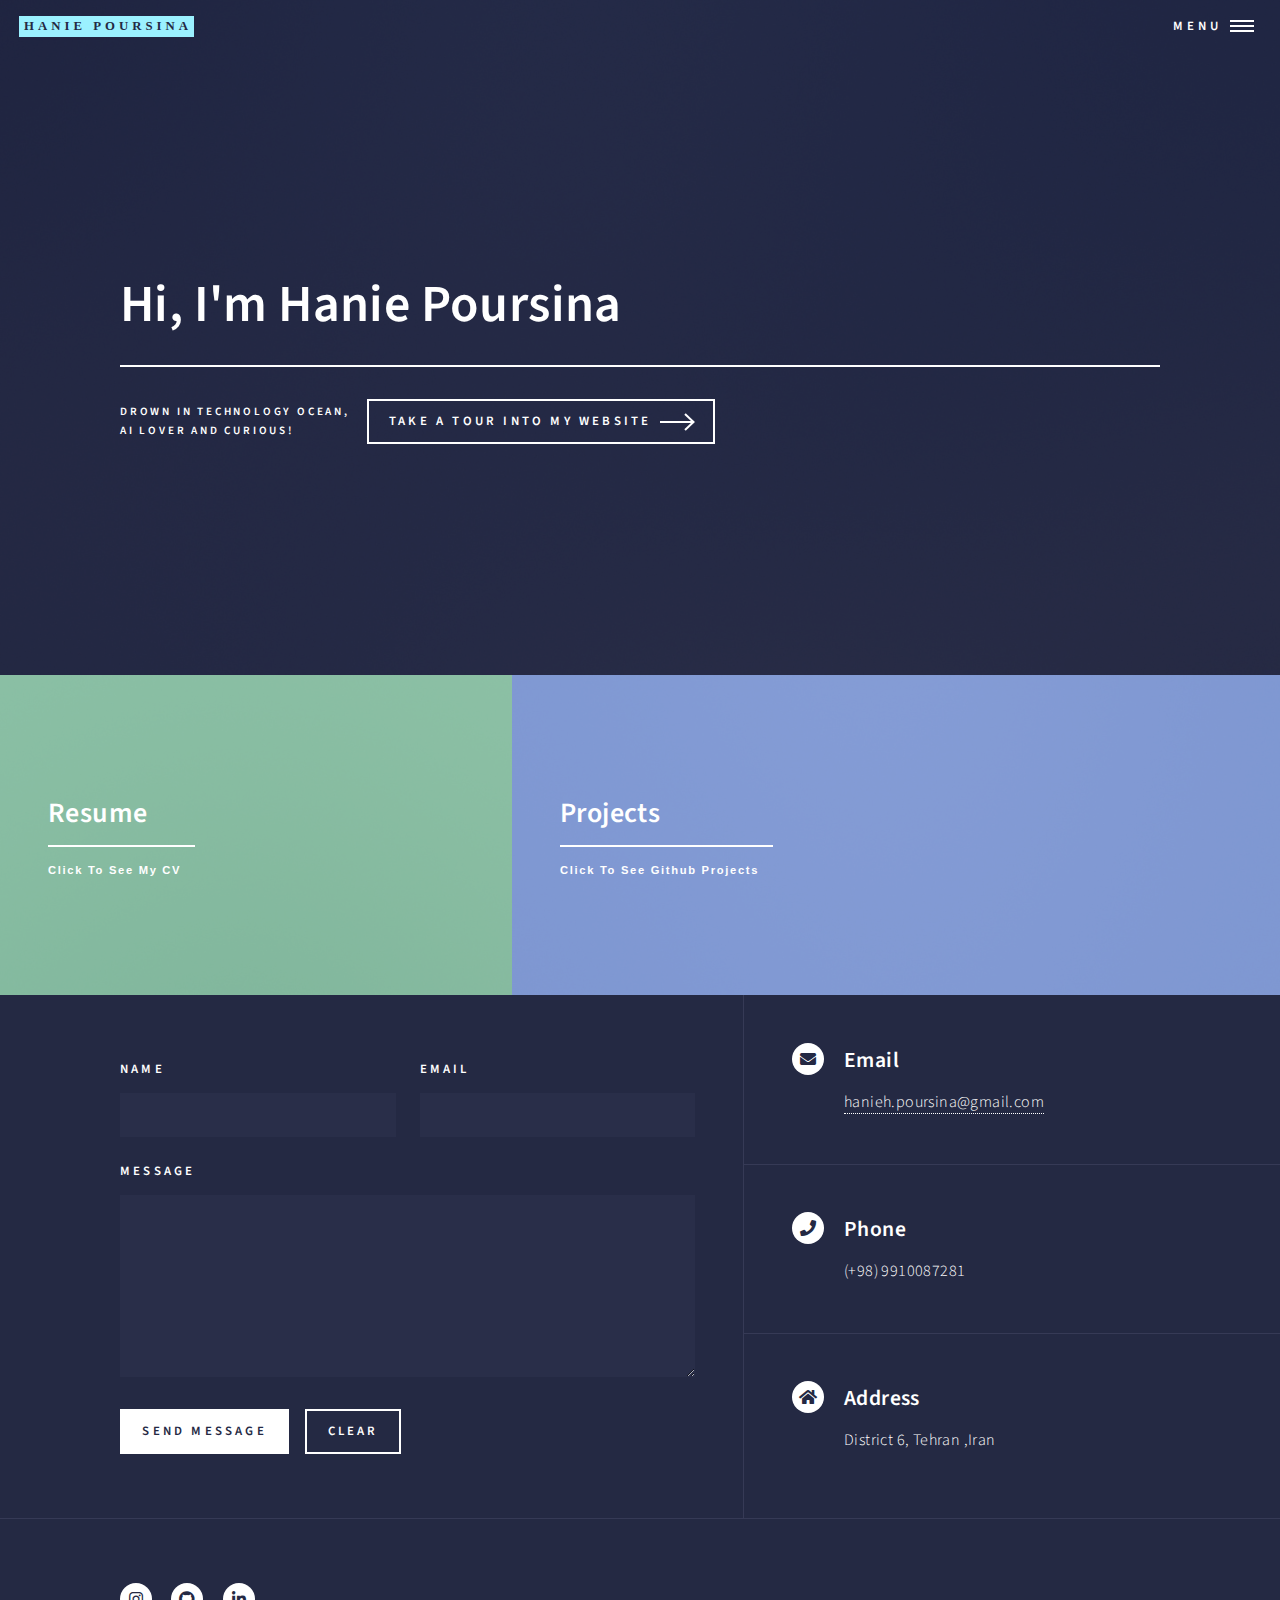
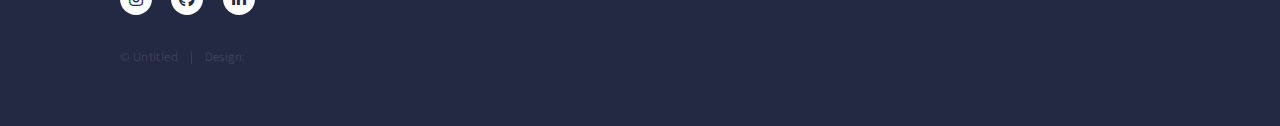
<file: index.html>
<!DOCTYPE HTML>
<!--
	html5up.net | @ajlkn
	Free for personal and commercial use under the CCA 3.0 license (html5up.net/license)
-->
<html>
	<head>
		<title>Hanie Poursina</title>
		<meta name="google-site-verification" content="XxJaacHo4mmDi_Vp3i80qHY1ookysxvruay-7f-IDkM" />
		<meta charset="utf-8" />
		<meta name="viewport" content="width=device-width, initial-scale=1, user-scalable=no" />
		<link rel="stylesheet" href="assets/css/main.css" />
		<noscript><link rel="stylesheet" href="assets/css/noscript.css" /></noscript>
	</head>
	<body class="is-preload">

		<!-- Wrapper -->
			<div id="wrapper">

				<!-- Header -->
					<header id="header" class="alt">
						<a href="index.html" class="logo"><strong>Hanie Poursina</strong></a>
						<nav>
							<a href="#menu">Menu</a>
						</nav>
					</header>

				<!-- Menu -->
					<nav id="menu">
						<ul class="links">
							<li><a href="index.html">Home</a></li>
							<li><a href="CV.html">My Resume</a></li>
							<li><a href="Projects.html">My Projects</a></li>
							<li><a href="files/CV/HaniePoursinaCV.pdf" download class="button icon solid fa-download"> Download my CV </a> </li>
						</ul>
						<ul class="actions stacked">
							<li><a href="#" class="button primary fit">Get Started</a></li>
						</ul>
					</nav>

				<!-- Banner -->
					<section id="banner" class="major">
						<div class="inner">
							<header class="major">
								<h1>Hi, I'm Hanie Poursina</h1>
							</header>
							<div class="content">
								<p>Drown In Technology ocean, <br />AI lover and curious! </p>
								<ul class="actions">
									<li><a href=#main class="button next scrolly">Take a tour into my Website</a></li>
								</ul>
							</div>
						</div>
					</section>

				<!-- Main -->
					<div id="main">

						<!-- One -->
							<section id="one" class="tiles">
								<article>
									<span class="image">
										<img src="images/pic01.jpg" alt="" />
									</span>
									<header class="major">
										<h3><a href="CV.html" class="link">Resume</a></h3>
										<p>Click to see my CV</p>
									</header>
								</article>
								<article>
									<span class="image">
										<img src="images/pic02.jpg" alt="" />
									</span>
									<header class="major">
										<h3><a href="Projects.html" class="link">Projects</a></h3>
										<p>Click to see Github Projects</p>
									</header>
								</article>
							</section>
					</div>

				<!-- Contact -->
					<section id="contact">
						<div class="inner">
							<section>
								<form method="post" action="#">
									<div class="fields">
										<div class="field half">
											<label for="name">Name</label>
											<input type="text" name="name" id="name" />
										</div>
										<div class="field half">
											<label for="email">Email</label>
											<input type="text" name="email" id="email" />
										</div>
										<div class="field">
											<label for="message">Message</label>
											<textarea name="message" id="message" rows="6"></textarea>
										</div>
									</div>
									<ul class="actions">
										<li><input type="submit" value="Send Message" class="primary" /></li>
										<li><input type="reset" value="Clear" /></li>
									</ul>
								</form>
							</section>
							<section class="split">
								<section>
									<div class="contact-method">
										<span class="icon solid alt fa-envelope"></span>
										<h3>Email</h3>
										<a href="mailto:hanieh.poursina@gmail.com">hanieh.poursina@gmail.com</a>
									</div>
								</section>
								<section>
									<div class="contact-method">
										<span class="icon solid alt fa-phone"></span>
										<h3>Phone</h3>
										<span>(+98) 9910087281 </span>
									</div>
								</section>
								<section>
									<div class="contact-method">
										<span class="icon solid alt fa-home"></span>
										<h3>Address</h3>
										<span>District 6, Tehran ,Iran</span>
									</div>
								</section>
							</section>
						</div>
					</section>

				<!-- Footer -->
					<footer id="footer">
						<div class="inner">
							<ul class="icons">
								<li><a href="https://www.instagram.com/hanie.poursina/" class="icon brands alt fa-instagram"><span class="label">Instagram</span></a></li>
								<li><a href="https://github.com/HaniePoursina" class="icon brands alt fa-github"><span class="label">GitHub</span></a></li>
								<li><a href="https://www.linkedin.com/in/haniepoursina/" class="icon brands alt fa-linkedin-in"><span class="label">LinkedIn</span></a></li>
							</ul>
							<ul class="copyright">
								<li>&copy; Untitled</li><li>Design: <a href="#"></a></li>
							</ul>
						</div>
					</footer>

			</div>

		<!-- Scripts -->
			<script src="assets/js/jquery.min.js"></script>
			<script src="assets/js/jquery.scrolly.min.js"></script>
			<script src="assets/js/jquery.scrollex.min.js"></script>
			<script src="assets/js/browser.min.js"></script>
			<script src="assets/js/breakpoints.min.js"></script>
			<script src="assets/js/util.js"></script>
			<script src="assets/js/main.js"></script>

	</body>
</html>
</file>
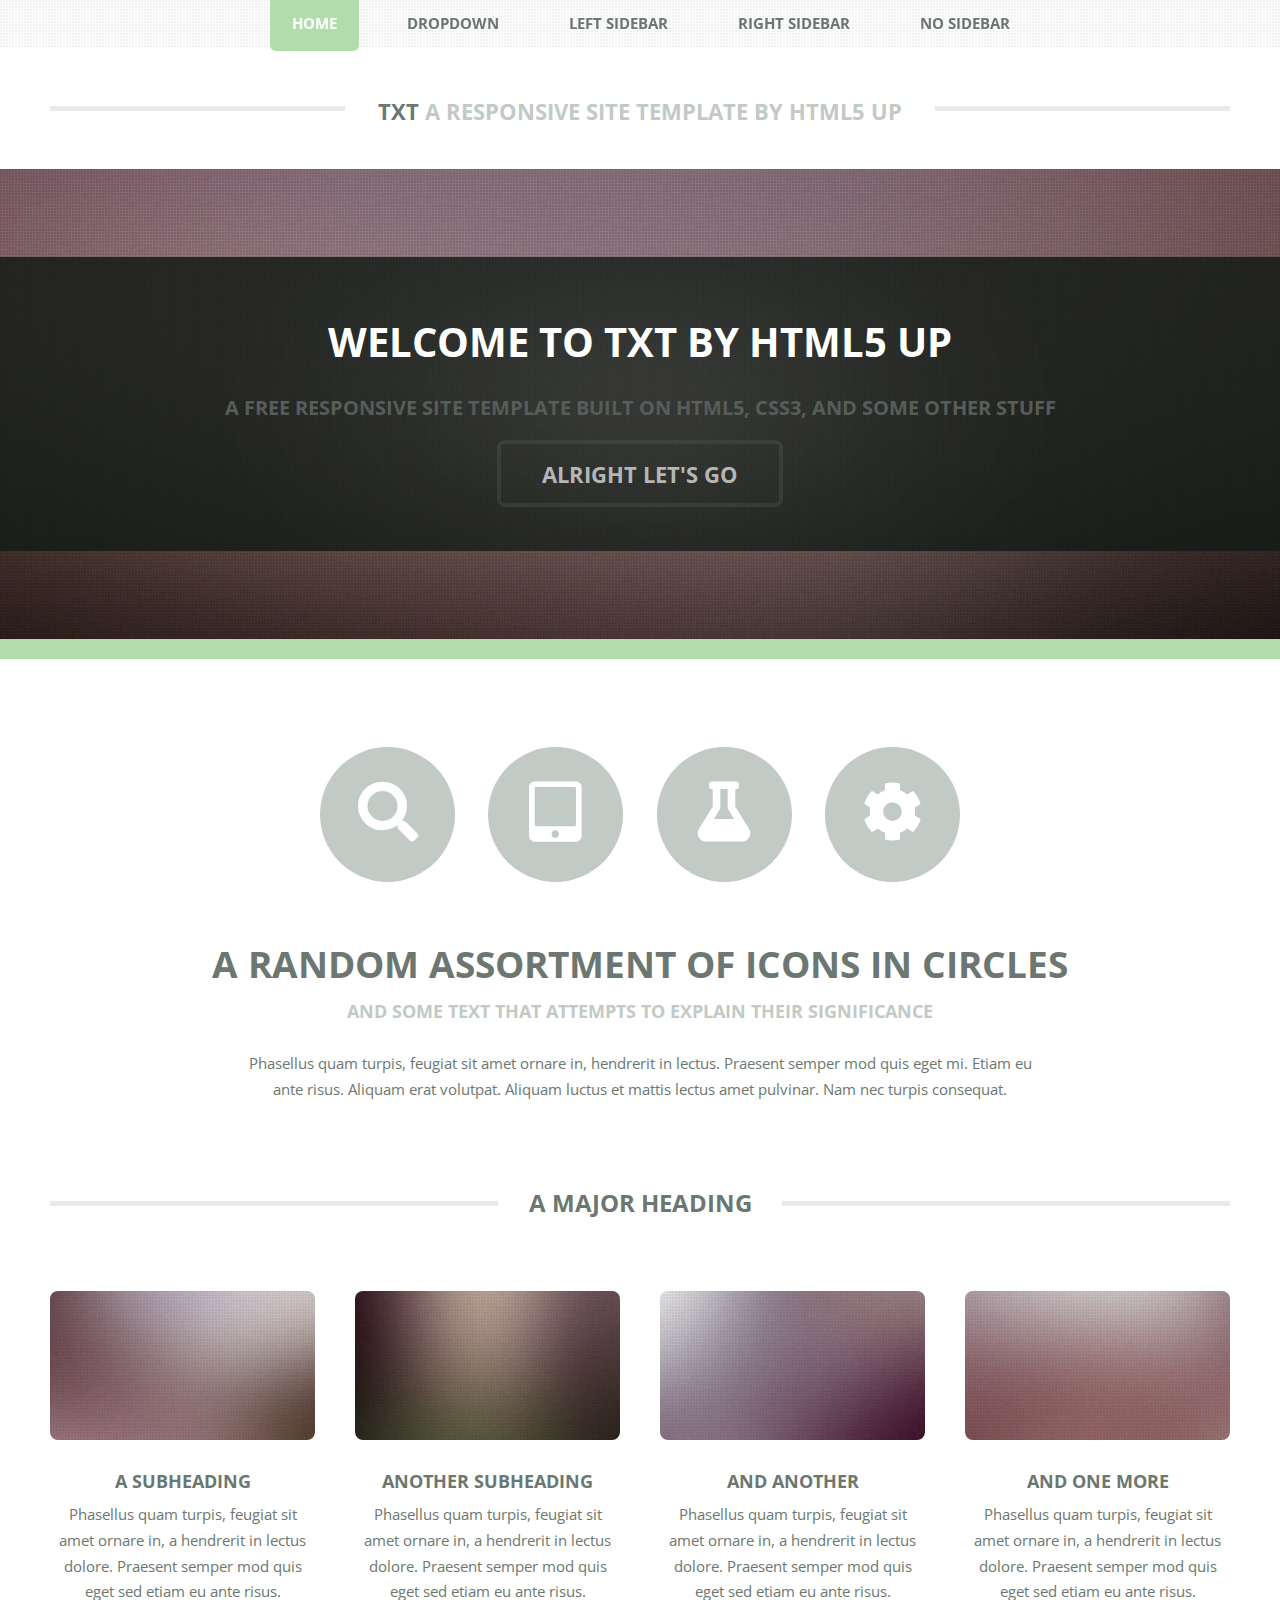
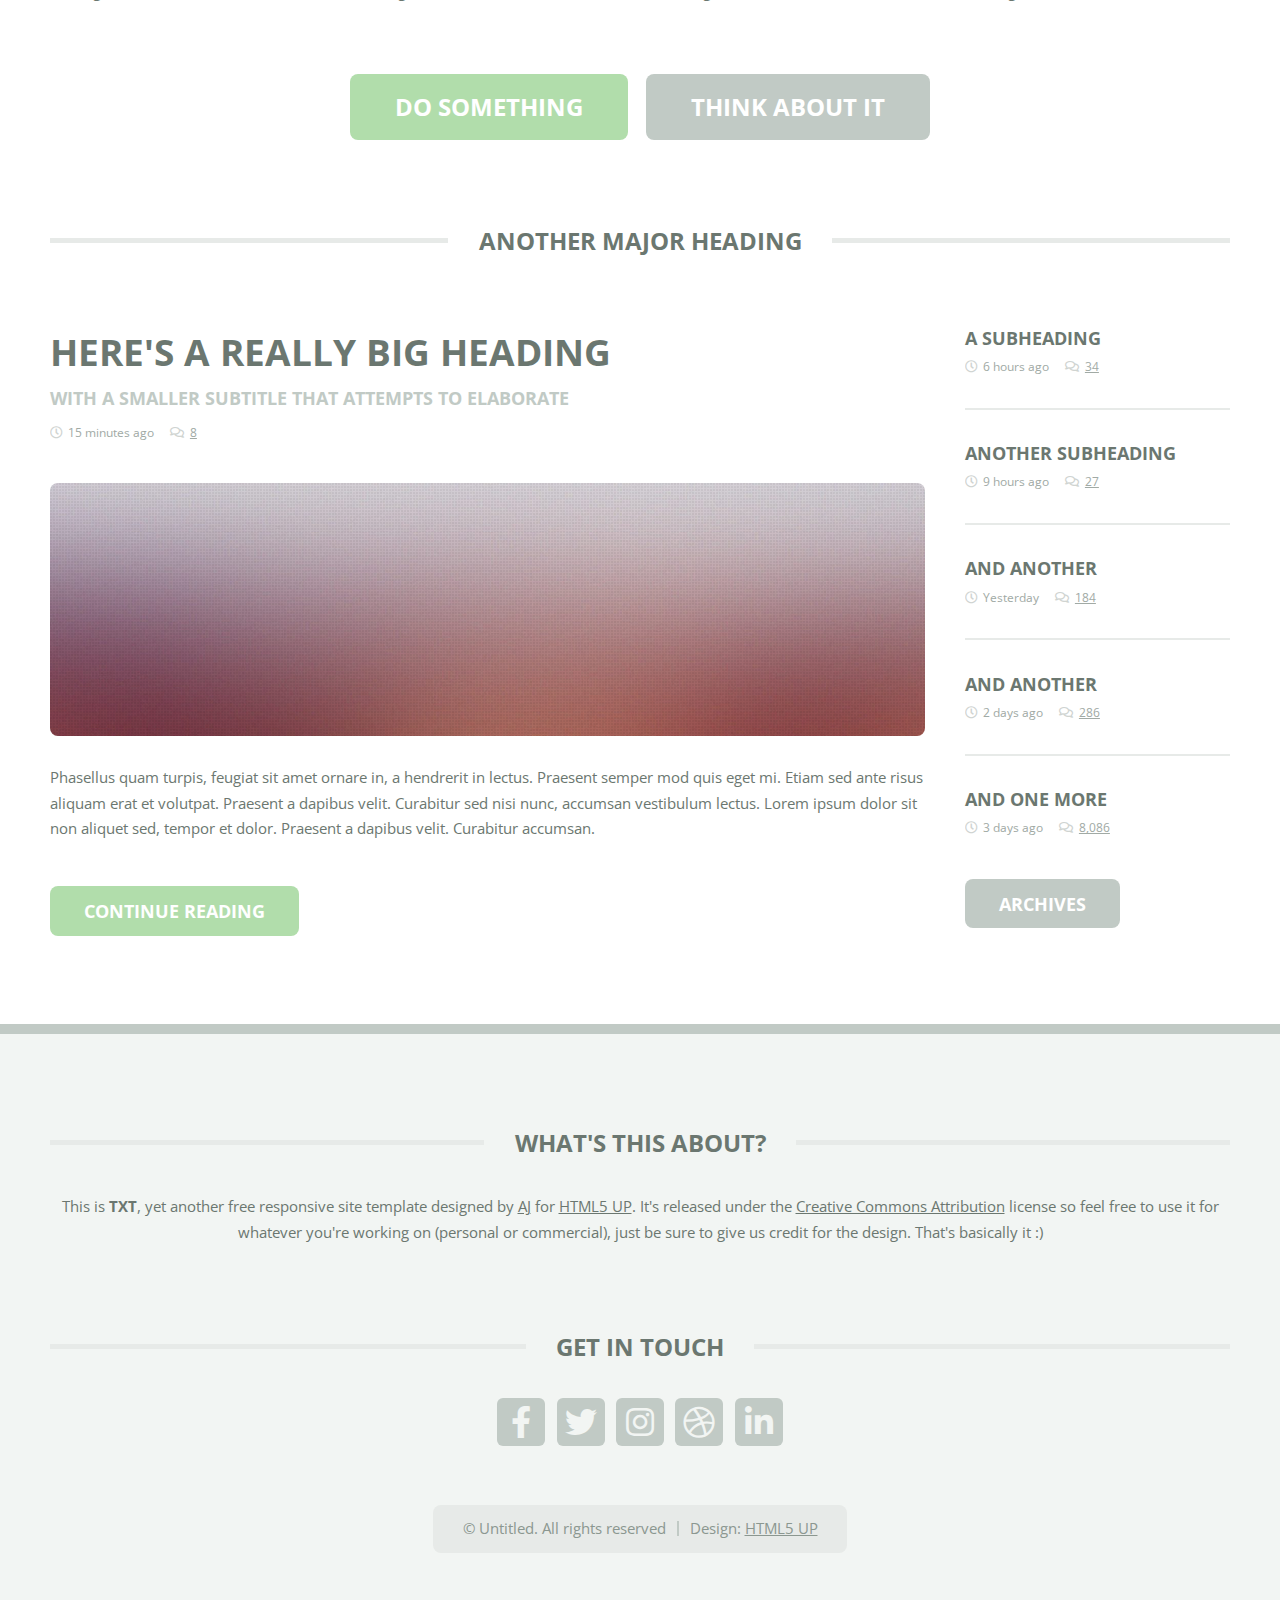
<file: html5up-txt/index.html>
<!DOCTYPE HTML>
<!--
	TXT by HTML5 UP
	html5up.net | @ajlkn
	Free for personal and commercial use under the CCA 3.0 license (html5up.net/license)
-->
<html>
	<head>
		<title>TXT by HTML5 UP</title>
		<meta charset="utf-8" />
		<meta name="viewport" content="width=device-width, initial-scale=1, user-scalable=no" />
		<link rel="stylesheet" href="assets/css/main.css" />
	</head>
	<body class="homepage is-preload">
		<div id="page-wrapper">

			<!-- Header -->
				<header id="header">
					<div class="logo container">
						<div>
							<h1><a href="index.html" id="logo">TXT</a></h1>
							<p>A responsive site template by HTML5 UP</p>
						</div>
					</div>
				</header>

			<!-- Nav -->
				<nav id="nav">
					<ul>
						<li class="current"><a href="index.html">Home</a></li>
						<li>
							<a href="#">Dropdown</a>
							<ul>
								<li><a href="#">Lorem ipsum dolor</a></li>
								<li><a href="#">Magna phasellus</a></li>
								<li>
									<a href="#">Phasellus consequat</a>
									<ul>
										<li><a href="#">Lorem ipsum dolor</a></li>
										<li><a href="#">Phasellus consequat</a></li>
										<li><a href="#">Magna phasellus</a></li>
										<li><a href="#">Etiam dolore nisl</a></li>
									</ul>
								</li>
								<li><a href="#">Veroeros feugiat</a></li>
							</ul>
						</li>
						<li><a href="left-sidebar.html">Left Sidebar</a></li>
						<li><a href="right-sidebar.html">Right Sidebar</a></li>
						<li><a href="no-sidebar.html">No Sidebar</a></li>
					</ul>
				</nav>

			<!-- Banner -->
				<section id="banner">
					<div class="content">
						<h2>Welcome to TXT by HTML5 UP</h2>
						<p>A free responsive site template built on HTML5, CSS3, and some other stuff</p>
						<a href="#main" class="button scrolly">Alright let's go</a>
					</div>
				</section>

			<!-- Main -->
				<section id="main">
					<div class="container">
						<div class="row gtr-200">
							<div class="col-12">

								<!-- Highlight -->
									<section class="box highlight">
										<ul class="special">
											<li><a href="#" class="icon solid fa-search"><span class="label">Magnifier</span></a></li>
											<li><a href="#" class="icon solid fa-tablet-alt"><span class="label">Tablet</span></a></li>
											<li><a href="#" class="icon solid fa-flask"><span class="label">Flask</span></a></li>
											<li><a href="#" class="icon solid fa-cog"><span class="label">Cog?</span></a></li>
										</ul>
										<header>
											<h2>A random assortment of icons in circles</h2>
											<p>And some text that attempts to explain their significance</p>
										</header>
										<p>
											Phasellus quam turpis, feugiat sit amet ornare in, hendrerit in lectus. Praesent semper mod quis eget mi. Etiam eu<br />
											ante risus. Aliquam erat volutpat. Aliquam luctus et mattis lectus amet pulvinar. Nam nec turpis consequat.
										</p>
									</section>

							</div>
							<div class="col-12">

								<!-- Features -->
									<section class="box features">
										<h2 class="major"><span>A Major Heading</span></h2>
										<div>
											<div class="row">
												<div class="col-3 col-6-medium col-12-small">

													<!-- Feature -->
														<section class="box feature">
															<a href="#" class="image featured"><img src="images/pic01.jpg" alt="" /></a>
															<h3><a href="#">A Subheading</a></h3>
															<p>
																Phasellus quam turpis, feugiat sit amet ornare in, a hendrerit in
																lectus dolore. Praesent semper mod quis eget sed etiam eu ante risus.
															</p>
														</section>

												</div>
												<div class="col-3 col-6-medium col-12-small">

													<!-- Feature -->
														<section class="box feature">
															<a href="#" class="image featured"><img src="images/pic02.jpg" alt="" /></a>
															<h3><a href="#">Another Subheading</a></h3>
															<p>
																Phasellus quam turpis, feugiat sit amet ornare in, a hendrerit in
																lectus dolore. Praesent semper mod quis eget sed etiam eu ante risus.
															</p>
														</section>

												</div>
												<div class="col-3 col-6-medium col-12-small">

													<!-- Feature -->
														<section class="box feature">
															<a href="#" class="image featured"><img src="images/pic03.jpg" alt="" /></a>
															<h3><a href="#">And Another</a></h3>
															<p>
																Phasellus quam turpis, feugiat sit amet ornare in, a hendrerit in
																lectus dolore. Praesent semper mod quis eget sed etiam eu ante risus.
															</p>
														</section>

												</div>
												<div class="col-3 col-6-medium col-12-small">

													<!-- Feature -->
														<section class="box feature">
															<a href="#" class="image featured"><img src="images/pic04.jpg" alt="" /></a>
															<h3><a href="#">And One More</a></h3>
															<p>
																Phasellus quam turpis, feugiat sit amet ornare in, a hendrerit in
																lectus dolore. Praesent semper mod quis eget sed etiam eu ante risus.
															</p>
														</section>

												</div>
												<div class="col-12">
													<ul class="actions">
														<li><a href="#" class="button large">Do Something</a></li>
														<li><a href="#" class="button alt large">Think About It</a></li>
													</ul>
												</div>
											</div>
										</div>
									</section>

							</div>
							<div class="col-12">

								<!-- Blog -->
									<section class="box blog">
										<h2 class="major"><span>Another Major Heading</span></h2>
										<div>
											<div class="row">
												<div class="col-9 col-12-medium">
													<div class="content">

														<!-- Featured Post -->
															<article class="box post">
																<header>
																	<h3><a href="#">Here's a really big heading</a></h3>
																	<p>With a smaller subtitle that attempts to elaborate</p>
																	<ul class="meta">
																		<li class="icon fa-clock">15 minutes ago</li>
																		<li class="icon fa-comments"><a href="#">8</a></li>
																	</ul>
																</header>
																<a href="#" class="image featured"><img src="images/pic05.jpg" alt="" /></a>
																<p>
																	Phasellus quam turpis, feugiat sit amet ornare in, a hendrerit in lectus. Praesent
																	semper mod quis eget mi. Etiam sed ante risus aliquam erat et volutpat. Praesent a
																	dapibus velit. Curabitur sed nisi nunc, accumsan vestibulum lectus. Lorem ipsum
																	dolor sit non aliquet sed, tempor et dolor. Praesent a dapibus velit. Curabitur
																	accumsan.
																</p>
																<a href="#" class="button">Continue Reading</a>
															</article>

													</div>
												</div>
												<div class="col-3 col-12-medium">
													<div class="sidebar">

														<!-- Archives -->
															<ul class="divided">
																<li>
																	<article class="box post-summary">
																		<h3><a href="#">A Subheading</a></h3>
																		<ul class="meta">
																			<li class="icon fa-clock">6 hours ago</li>
																			<li class="icon fa-comments"><a href="#">34</a></li>
																		</ul>
																	</article>
																</li>
																<li>
																	<article class="box post-summary">
																		<h3><a href="#">Another Subheading</a></h3>
																		<ul class="meta">
																			<li class="icon fa-clock">9 hours ago</li>
																			<li class="icon fa-comments"><a href="#">27</a></li>
																		</ul>
																	</article>
																</li>
																<li>
																	<article class="box post-summary">
																		<h3><a href="#">And Another</a></h3>
																		<ul class="meta">
																			<li class="icon fa-clock">Yesterday</li>
																			<li class="icon fa-comments"><a href="#">184</a></li>
																		</ul>
																	</article>
																</li>
																<li>
																	<article class="box post-summary">
																		<h3><a href="#">And Another</a></h3>
																		<ul class="meta">
																			<li class="icon fa-clock">2 days ago</li>
																			<li class="icon fa-comments"><a href="#">286</a></li>
																		</ul>
																	</article>
																</li>
																<li>
																	<article class="box post-summary">
																		<h3><a href="#">And One More</a></h3>
																		<ul class="meta">
																			<li class="icon fa-clock">3 days ago</li>
																			<li class="icon fa-comments"><a href="#">8,086</a></li>
																		</ul>
																	</article>
																</li>
															</ul>
															<a href="#" class="button alt">Archives</a>

													</div>
												</div>
											</div>
										</div>
									</section>

							</div>
						</div>
					</div>
				</section>

			<!-- Footer -->
				<footer id="footer">
					<div class="container">
						<div class="row gtr-200">
							<div class="col-12">

								<!-- About -->
									<section>
										<h2 class="major"><span>What's this about?</span></h2>
										<p>
											This is <strong>TXT</strong>, yet another free responsive site template designed by
											<a href="http://twitter.com/ajlkn">AJ</a> for <a href="http://html5up.net">HTML5 UP</a>. It's released under the
											<a href="http://html5up.net/license/">Creative Commons Attribution</a> license so feel free to use it for
											whatever you're working on (personal or commercial), just be sure to give us credit for the design.
											That's basically it :)
										</p>
									</section>

							</div>
							<div class="col-12">

								<!-- Contact -->
									<section>
										<h2 class="major"><span>Get in touch</span></h2>
										<ul class="contact">
											<li><a class="icon brands fa-facebook-f" href="#"><span class="label">Facebook</span></a></li>
											<li><a class="icon brands fa-twitter" href="#"><span class="label">Twitter</span></a></li>
											<li><a class="icon brands fa-instagram" href="#"><span class="label">Instagram</span></a></li>
											<li><a class="icon brands fa-dribbble" href="#"><span class="label">Dribbble</span></a></li>
											<li><a class="icon brands fa-linkedin-in" href="#"><span class="label">LinkedIn</span></a></li>
										</ul>
									</section>

							</div>
						</div>

						<!-- Copyright -->
							<div id="copyright">
								<ul class="menu">
									<li>&copy; Untitled. All rights reserved</li><li>Design: <a href="http://html5up.net">HTML5 UP</a></li>
								</ul>
							</div>

					</div>
				</footer>

		</div>

		<!-- Scripts -->
			<script src="assets/js/jquery.min.js"></script>
			<script src="assets/js/jquery.dropotron.min.js"></script>
			<script src="assets/js/jquery.scrolly.min.js"></script>
			<script src="assets/js/browser.min.js"></script>
			<script src="assets/js/breakpoints.min.js"></script>
			<script src="assets/js/util.js"></script>
			<script src="assets/js/main.js"></script>

	</body>
</html>
</file>
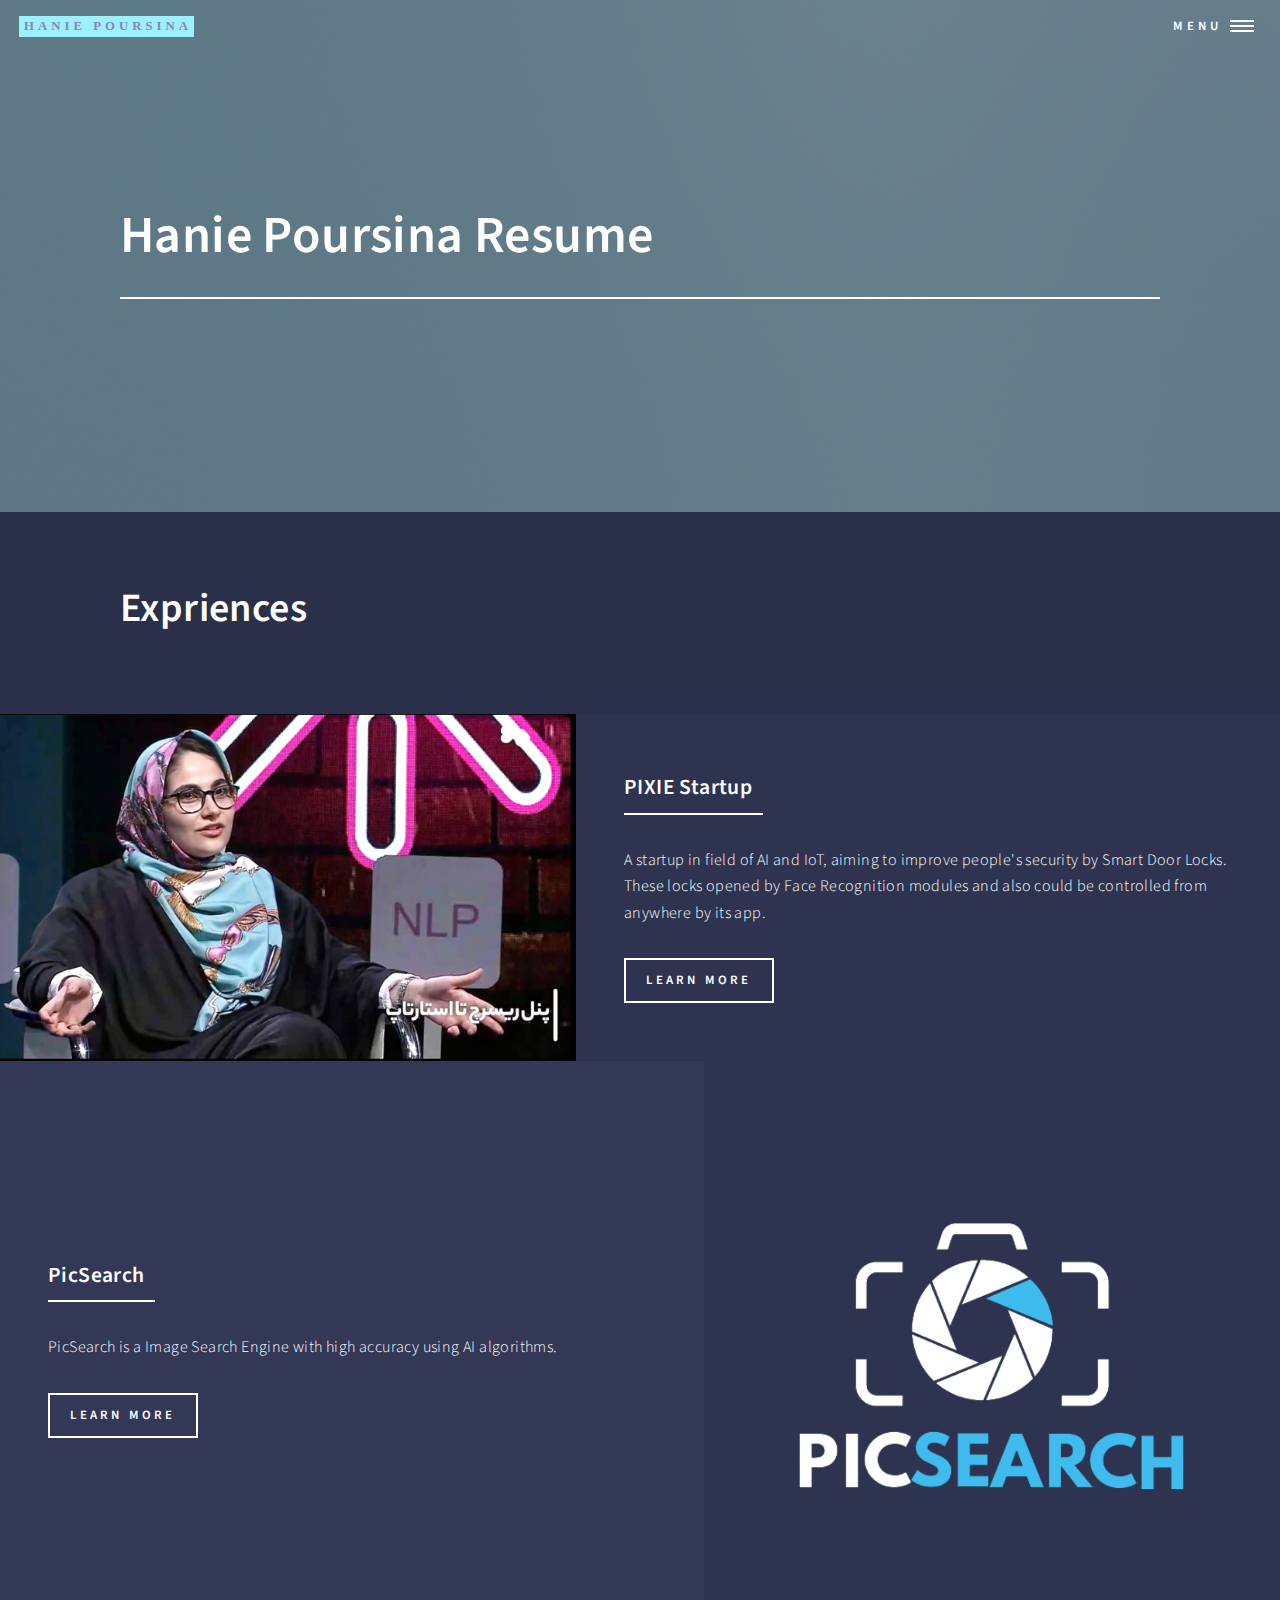
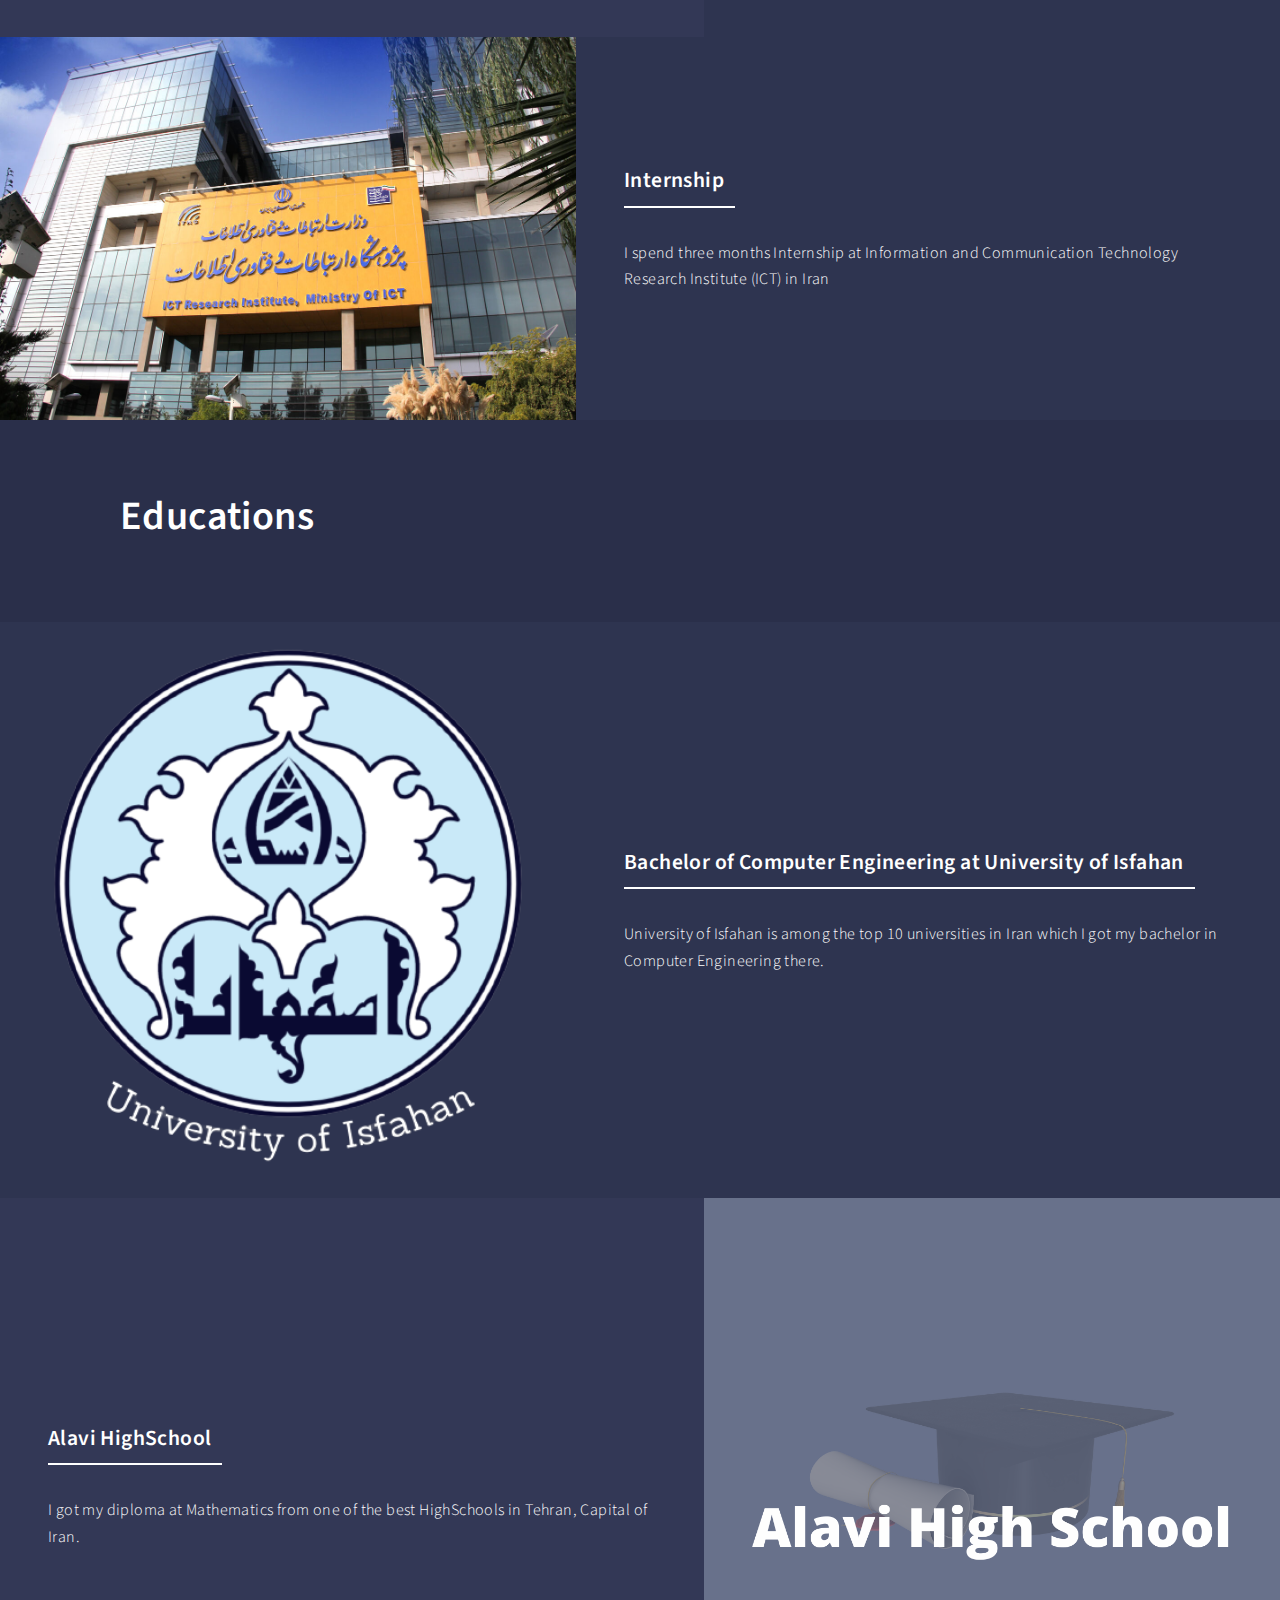
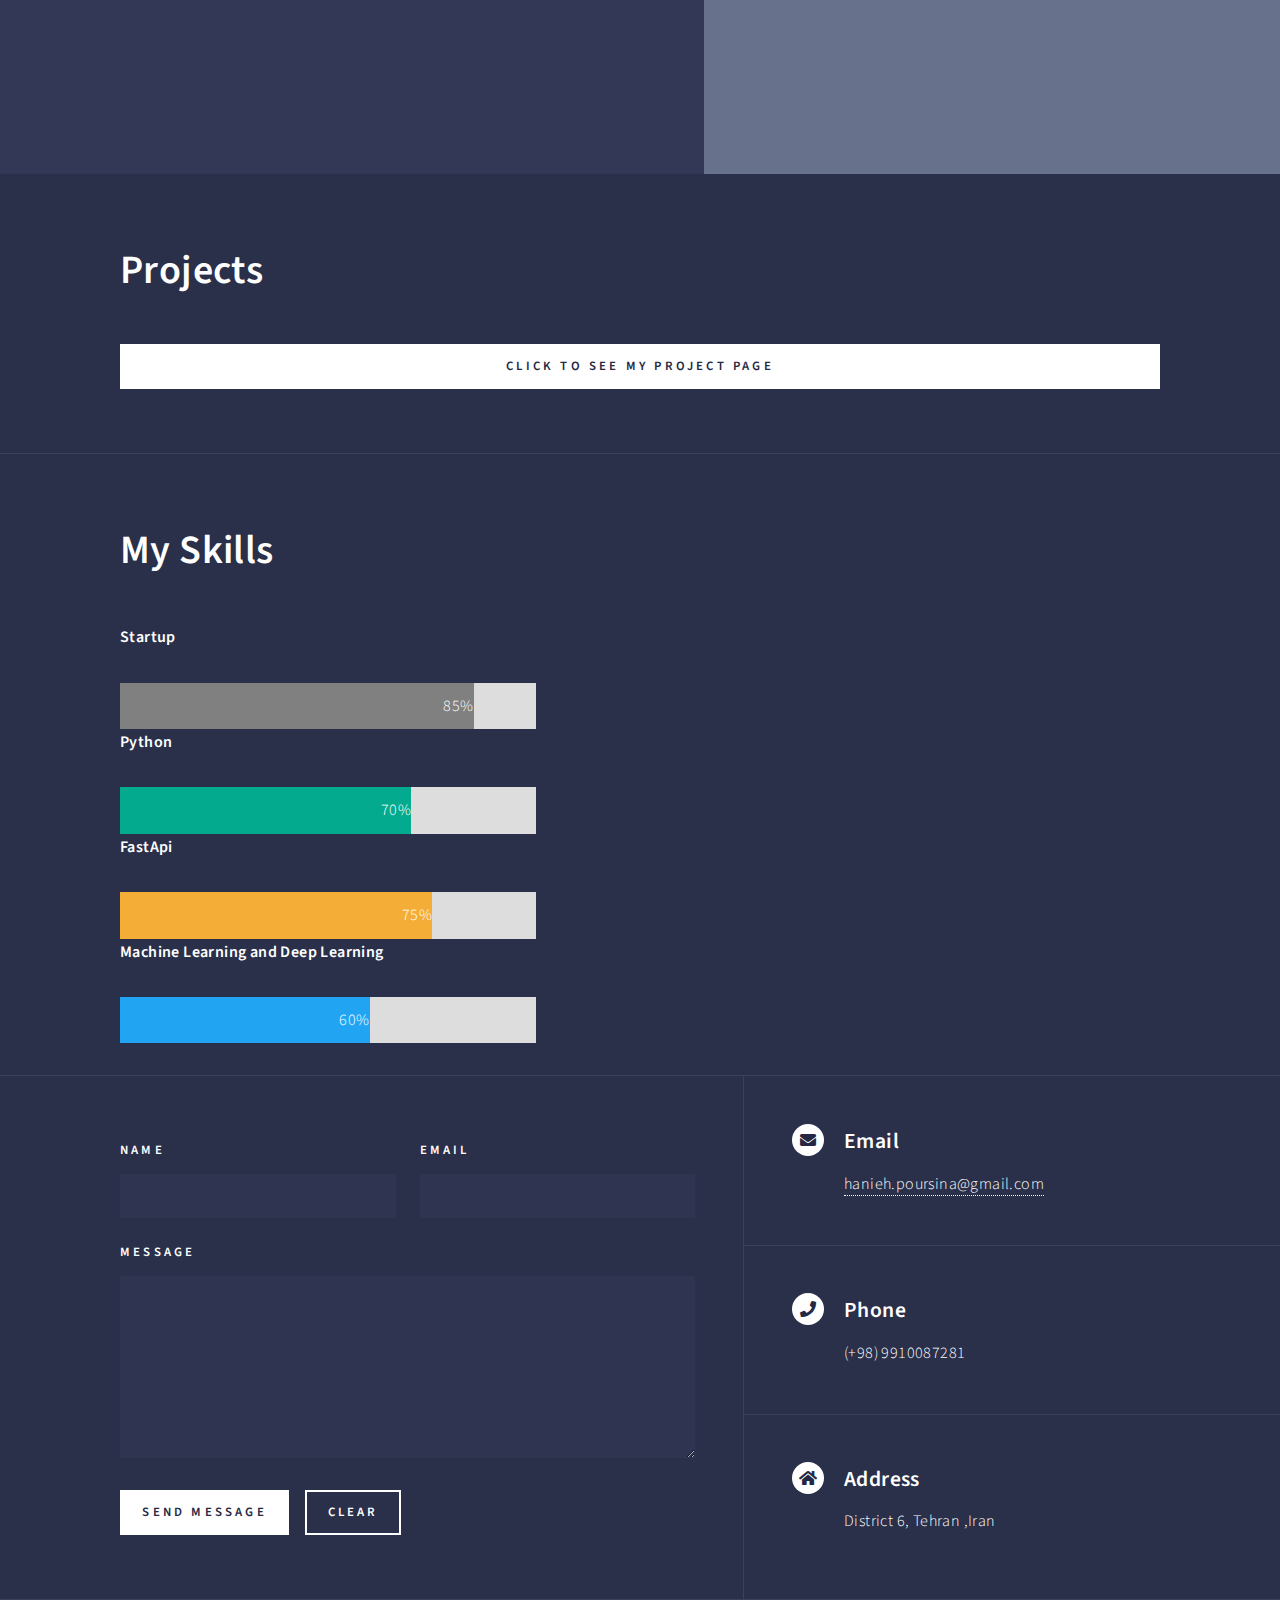
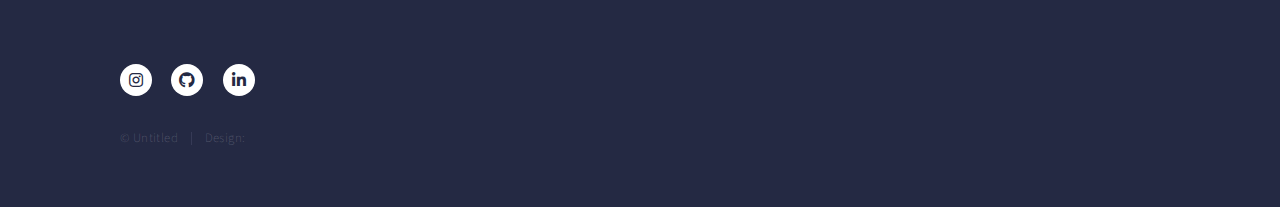
<file: CV.html>
<!DOCTYPE HTML>
<!--
	Forty by HTML5 UP
	html5up.net | @ajlkn
	Free for personal and commercial use under the CCA 3.0 license (html5up.net/license)
-->
<html lang="en">
	<head>
		<title>CV - Hanie Poursina</title>
		<meta name="google-site-verification" content="XxJaacHo4mmDi_Vp3i80qHY1ookysxvruay-7f-IDkM" />
		<meta charset="utf-8" />
		<meta name="viewport" content="width=device-width, initial-scale=1, user-scalable=no" />
		<link rel="stylesheet" href="assets/css/main.css" />
		<noscript><link rel="stylesheet" href="assets/css/noscript.css" /></noscript>
	</head>
	<body class="is-preload">

		<!-- Wrapper -->
			<div id="wrapper">

				<!-- Header -->
				<!-- Note: The "styleN" class below should match that of the banner element. -->
					<header id="header" class="alt style2">
						<a href="index.html" class="logo"><strong>Hanie Poursina</strong> <span></span></a>
						<nav>
							<a href="#menu">Menu</a>
						</nav>
					</header>

				<!-- Menu -->
					<nav id="menu">
						<ul class="links">
							<li><a href="index.html">Home</a></li>
							<li><a href="CV.html">My Resume</a></li>
							<li><a href="Projects.html">My Projects</a></li>
							<li><a href="files/CV/HaniePoursinaCV.pdf" download class="button icon solid fa-download"> Download my CV </a> </li>
						</ul>
						<ul class="actions stacked">
							<li><a href="#" class="button primary fit">Get Started</a></li>
						</ul>
					</nav>

				<!-- Banner -->
				<!-- Note: The "styleN" class below should match that of the header element. -->
					<section id="banner" class="style2">
						<div class="inner">
							<span class="image">
								<img src="images/pic07.jpg" alt="" />
							</span>
							<header class="major">
								<h1><b>Hanie Poursina Resume</b></h1>
							</header>
							<div class="content">
								<p><br />
								</p>
							</div>
						</div>
					</section>

				<!-- Main -->
					<div id="main">
					<!-- Experiences -->
						<section id="Experiences">
							<div class="inner">
								<h1>Expriences</h1>
								<p></p>
							</div>
						</section>
					<!-- Two- Sub-Experience -->
						<section id="Sub-Expriences" class="spotlights">
							<section>
								<a href="Pixie.html" class="image">
									<img src="files/CV/2021-08-07%20(79)%20(1).png" alt="PIXIE Logo" data-position="center center" />
								</a>
								<div class="content">
									<div class="inner">
										<header class="major">
											<h3>PIXIE Startup</h3>
										</header>
										<p>A startup in field of AI and IoT, aiming to improve people's security by Smart Door Locks. These locks opened by Face Recognition modules and also could be controlled from anywhere by its app. </p>
										<ul class="actions">
											<li><a href="Pixie.html" class="button">Learn more</a></li>
										</ul>
									</div>
								</div>
							</section>
							<section>
								<a href="Picsearch.html" class="image">
									<img src="files/Picsearch/Untitled%20design%20(1).png" alt="" data-position="top center" />
								</a>
								<div class="content">
									<div class="inner">
										<header class="major">
											<h3>PicSearch</h3>
										</header>
										<p>PicSearch is a Image Search Engine with high accuracy using AI algorithms. </p>
										<ul class="actions">
											<li><a href="Picsearch.html" class="button">Learn more</a></li>
										</ul>
									</div>
								</div>
							</section>
							<section>
								<a href="#" class="image">
									<img src="files/CV/156779282.jpg" alt="" data-position="top center" />
								</a>
								<div class="content">
									<div class="inner">
										<header class="major">
											<h3>Internship</h3>
										</header>
										<p>I spend three months Internship at Information and Communication Technology Research Institute (ICT) in Iran</p>
									</div>
								</div>
							</section>
						</section>

						<section id="Educations">
							<div class="inner">
								<h1>Educations</h1>
								<p></p>
							</div>
						</section>
					<!-- Two- Sub-Experience -->
						<section id="Sub-Educations" class="spotlights">
							<section>
								<a href="#" class="image">
									<img src="files/CV/University_of_Isfahan__2_-removebg-preview.png" alt="" data-position="top center" />
								</a>
								<div class="content">
									<div class="inner">
										<header class="major">
											<h3>Bachelor of Computer Engineering at University of Isfahan</h3>
										</header>
										<p> University of Isfahan is among the top 10 universities in Iran which I got my bachelor in Computer Engineering there. </p>
									</div>
								</div>
							</section>
							<section>
								<a href="#" class="image">
									<img src="files/CV/Alavi.png" alt="" data-position="top center" />
								</a>
								<div class="content">
									<div class="inner">
										<header class="major">
											<h3>Alavi HighSchool</h3>
										</header>
										<p>I got my diploma at Mathematics from one of the best HighSchools in Tehran, Capital of Iran. </p>
									</div>
								</div>
							</section>
						</section>
						<section id="Projects">
							<div class="inner">
								<h1>Projects</h1>
							<ul class="actions stacked">
								<li><a href="Projects.html" class="button primary fit">CLICK to See My Project Page </a></li>
							</ul>
							</div>
						</section>

						<section id="Skills">
							<div class="inner">
								<h1>My Skills</h1>
								<p><b>Startup</b></p>
								<div class="container">
								  <div class="skills Startup">85%</div>
								</div>
								<p><b>Python</b></p>
								<div class="container">
								  <div class="skills Python">70%</div>
								</div>
								<p><b>FastApi</b></p>
								<div class="container">
								  <div class="skills FastApi">75%</div>
								</div>
							<p><b>Machine Learning and Deep Learning</b></p>
								<div class="container">
								  <div class="skills AI">60%</div>
								</div>
							</div>
						</section>


				<!-- Contact -->
					<section id="contact">
						<div class="inner">
							<section>
								<form method="post" action="#">
									<div class="fields">
										<div class="field half">
											<label for="name">Name</label>
											<input type="text" name="name" id="name" />
										</div>
										<div class="field half">
											<label for="email">Email</label>
											<input type="text" name="email" id="email" />
										</div>
										<div class="field">
											<label for="message">Message</label>
											<textarea name="message" id="message" rows="6"></textarea>
										</div>
									</div>
									<ul class="actions">
										<li><input type="submit" value="Send Message" class="primary" /></li>
										<li><input type="reset" value="Clear" /></li>
									</ul>
								</form>
							</section>
							<section class="split">
								<section>
									<div class="contact-method">
										<span class="icon solid alt fa-envelope"></span>
										<h3>Email</h3>
										<a href="mailto:hanieh.poursina@gmail.com">hanieh.poursina@gmail.com</a>
									</div>
								</section>
								<section>
									<div class="contact-method">
										<span class="icon solid alt fa-phone"></span>
										<h3>Phone</h3>
										<span>(+98) 9910087281 </span>
									</div>
								</section>
								<section>
									<div class="contact-method">
										<span class="icon solid alt fa-home"></span>
										<h3>Address</h3>
										<span>District 6, Tehran ,Iran</span>
									</div>
								</section>
							</section>
						</div>
					</section>
					</div>

				<!-- Footer -->
					<footer id="footer">
						<div class="inner">
							<ul class="icons">
								<li><a href="https://www.instagram.com/hanie.poursina/" class="icon brands alt fa-instagram"><span class="label">Instagram</span></a></li>
								<li><a href="https://github.com/HaniePoursina" class="icon brands alt fa-github"><span class="label">GitHub</span></a></li>
								<li><a href="https://www.linkedin.com/in/haniepoursina/" class="icon brands alt fa-linkedin-in"><span class="label">LinkedIn</span></a></li>
							</ul>
							<ul class="copyright">
								<li>&copy; Untitled</li><li>Design: <a href="#"></a></li>
							</ul>
						</div>
					</footer>

			</div>

		<!-- Scripts -->
			<script src="assets/js/jquery.min.js"></script>
			<script src="assets/js/jquery.scrolly.min.js"></script>
			<script src="assets/js/jquery.scrollex.min.js"></script>
			<script src="assets/js/browser.min.js"></script>
			<script src="assets/js/breakpoints.min.js"></script>
			<script src="assets/js/util.js"></script>
			<script src="assets/js/main.js"></script>

	</body>
</html>
</file>
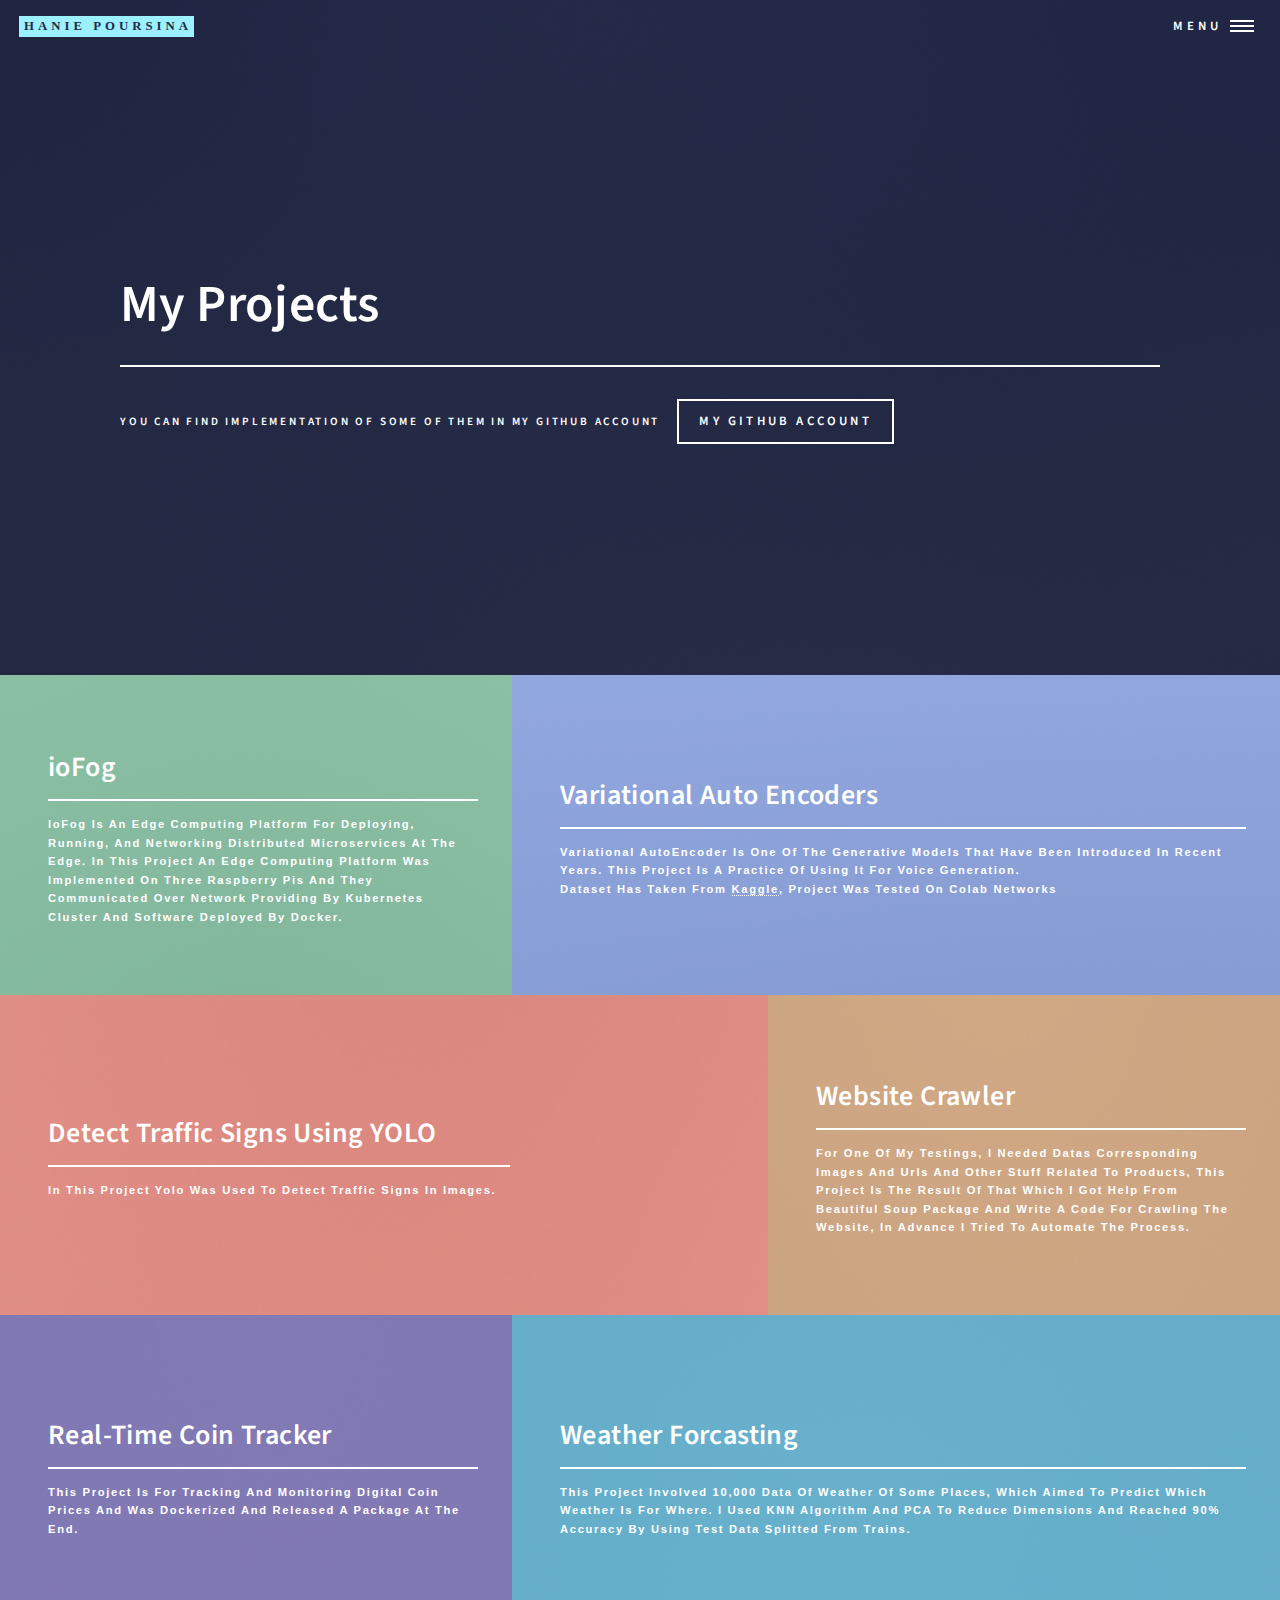
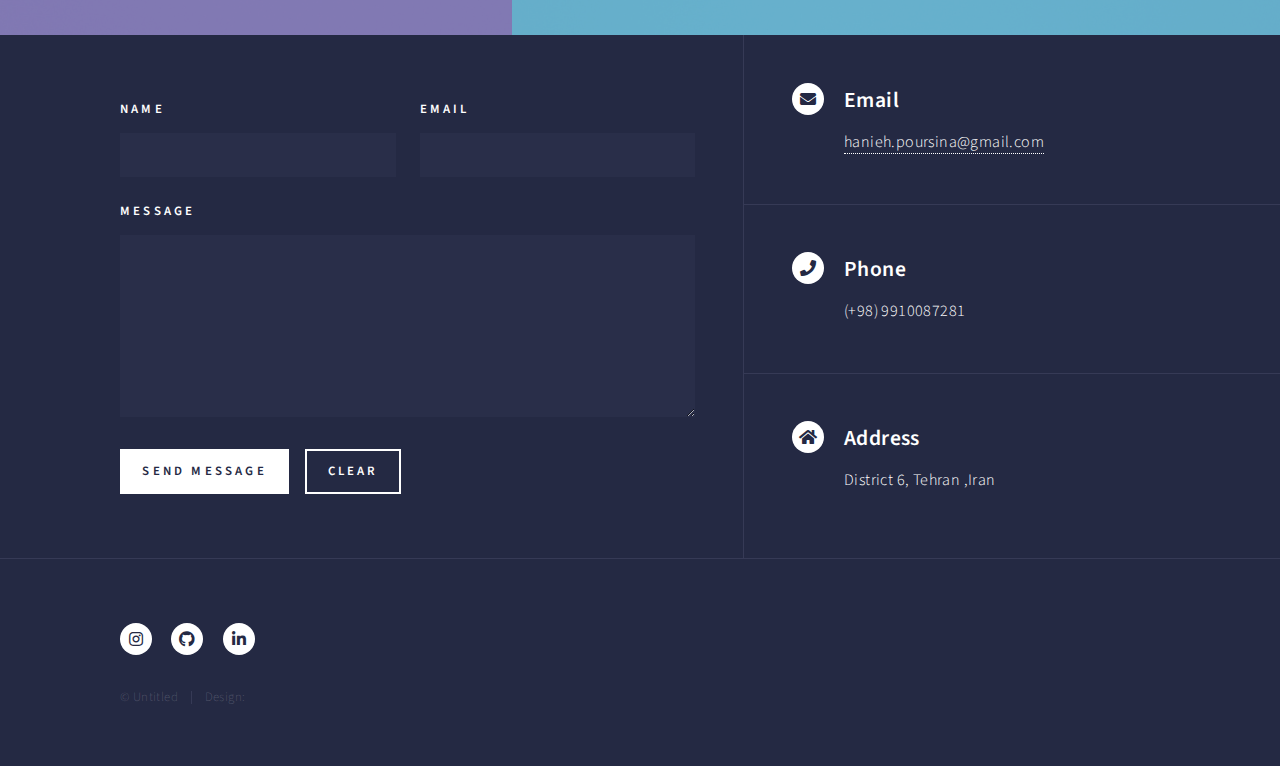
<file: Projects.html>
<!DOCTYPE HTML>

<html lang="en">
	<head>
		<title>Projects</title>
		<meta name="google-site-verification" content="XxJaacHo4mmDi_Vp3i80qHY1ookysxvruay-7f-IDkM" />
		<meta charset="utf-8" />
		<meta name="viewport" content="width=device-width, initial-scale=1, user-scalable=no" />
		<link rel="stylesheet" href="assets/css/main.css" />
		<noscript><link rel="stylesheet" href="assets/css/noscript.css" /></noscript>
	</head>
	<body class="is-preload">

		<!-- Wrapper -->
			<div id="wrapper">

				<!-- Header -->
					<header id="header" class="alt">
						<a href="index.html" class="logo"><strong>Hanie Poursina</strong> <span></span></a>
						<nav>
							<a href="#menu">Menu</a>
						</nav>
					</header>

				<!-- Menu -->
					<nav id="menu">
						<ul class="links">
							<li><a href="index.html">Home</a></li>
							<li><a href="CV.html">My Resume</a></li>
							<li><a href="Projects.html">My Projects</a></li>
							<li><a href="files/CV/HaniePoursinaCV.pdf" download class="button icon solid fa-download"> Download my CV </a> </li>
						</ul>
						<ul class="actions stacked">
							<li><a href="#" class="button primary fit">Get Started</a></li>
\						</ul>
					</nav>

				<!-- Banner -->
					<section id="banner" class="major">
						<div class="inner">
							<header class="major">
								<h1>My Projects</h1>
							</header>
							<div class="content">
								<p>You can find implementation of some of them in my Github account</p>
								<ul class="actions">
									<li><a href="https://github.com/HaniePoursina" class="button">My GitHub Account</a></li>
								</ul>
							</div>
						</div>
					</section>

				<!-- Main -->
					<div id="main">
						<!-- One -->
							<section id="one" class="tiles">
								<!--  ioFog -->
								<article>
									<span class="image">
										<img src="images/pic01.jpg" alt="" />
									</span>
									<header class="major">
										<h3><a href="https://iofog.org" class="link" target="_blank"></a> ioFog </h3>
										<p> ioFog is an edge computing platform for deploying, running, and networking distributed microservices at the edge. In this project an Edge Computing platform was implemented on three Raspberry Pis and they communicated over network providing by <b>Kubernetes Cluster</b> and software deployed by Docker.</p>
									</header>
								</article>
								<!-- Variational Auto Encoders -->
								<article>
									<span class="image">
										<img src="images/pic03.jpg" alt="" />
									</span>
									<header class="major">
										<h3><a href="https://github.com/HaniePoursina/AutoEncoders" class="link" target="_blank">Variational Auto Encoders</a></h3>
										<p> Variational AutoEncoder is one of the Generative models that have been introduced in recent years. This project is a practice of using it for voice generation.<br>
											Dataset has taken from <a href="https://www.kaggle.com/luantm/speech-commands-tensorflow/code"> kaggle</a>, Project was tested on colab networks </p>
									</header>
								</article>
								<!--  Yolo Practice -->
								<article>
									<span class="image">
										<img src="images/pic04.jpg" alt="" />
									</span>
									<header class="major">
										<h3><a href="https://github.com/HaniePoursina/YOLO_Practice" class="link" target="_blank"> Detect Traffic Signs Using YOLO </a></h3>
										<p>In this project Yolo was used to detect Traffic Signs in images. </p>
									</header>
								</article>
								<!-- Crawler -->
								<article>
									<span class="image">
										<img src="images/pic02.jpg" alt="" />
									</span>
									<header class="major">
										<h3><a href="https://github.com/HaniePoursina/Crawler" class="link" target="_blank">Website Crawler</a></h3>
										<p>For one of my testings, I needed datas corresponding images and urls and other stuff related to products, This project is the result of that which I got help from beautiful soup package and write a code for crawling the website, in advance I tried to automate the process. </p>
									</header>
								</article>
								<!-- Coin Tracker -->
								<article>
									<span class="image">
										<img src="images/pic05.jpg" alt="" />
									</span>
									<header class="major">
										<h3><a href="https://github.com/mehdihosseinimoghadam/coinTracker" class="link" target="_blank">Real-Time Coin Tracker</a></h3>
										<p>This project is for tracking and monitoring Digital Coin Prices and was dockerized and released a package at the end.</p>
									</header>
								</article>
								<!-- Weather Forcasting -->
								<article>
									<span class="image">
										<img src="images/pic06.jpg" alt="" />
									</span>
									<header class="major">
										<h3><a href="#" class="link">Weather Forcasting </a></h3>
										<p>This project involved 10,000 data of weather of some places, which aimed to predict which weather is for where. I used KNN algorithm and PCA to reduce dimensions and reached 90% accuracy by using test data splitted from trains. </p>
									</header>
								</article>
							</section>
					</div>

				<!-- Contact -->
					<section id="contact">
						<div class="inner">
							<section>
								<form method="post" action="#">
									<div class="fields">
										<div class="field half">
											<label for="name">Name</label>
											<input type="text" name="name" id="name" />
										</div>
										<div class="field half">
											<label for="email">Email</label>
											<input type="text" name="email" id="email" />
										</div>
										<div class="field">
											<label for="message">Message</label>
											<textarea name="message" id="message" rows="6"></textarea>
										</div>
									</div>
									<ul class="actions">
										<li><input type="submit" value="Send Message" class="primary" /></li>
										<li><input type="reset" value="Clear" /></li>
									</ul>
								</form>
							</section>
							<section class="split">
								<section>
									<div class="contact-method">
										<span class="icon solid alt fa-envelope"></span>
										<h3>Email</h3>
										<a href="mailto:hanieh.poursina@gmail.com">hanieh.poursina@gmail.com</a>
									</div>
								</section>
								<section>
									<div class="contact-method">
										<span class="icon solid alt fa-phone"></span>
										<h3>Phone</h3>
										<span>(+98) 9910087281 </span>
									</div>
								</section>
								<section>
									<div class="contact-method">
										<span class="icon solid alt fa-home"></span>
										<h3>Address</h3>
										<span>District 6, Tehran ,Iran</span>
									</div>
								</section>
							</section>
						</div>
					</section>

				<!-- Footer -->
					<footer id="footer">
						<div class="inner">
							<ul class="icons">
								<li><a href="https://www.instagram.com/hanie.poursina/" class="icon brands alt fa-instagram"><span class="label">Instagram</span></a></li>
								<li><a href="https://github.com/HaniePoursina" class="icon brands alt fa-github"><span class="label">GitHub</span></a></li>
								<li><a href="https://www.linkedin.com/in/haniepoursina/" class="icon brands alt fa-linkedin-in"><span class="label">LinkedIn</span></a></li>
							</ul>
							<ul class="copyright">
								<li>&copy; Untitled</li><li>Design: <a href="#"></a></li>
							</ul>
						</div>
					</footer>
			</div>

		<!-- Scripts -->
			<script src="assets/js/jquery.min.js"></script>
			<script src="assets/js/jquery.scrolly.min.js"></script>
			<script src="assets/js/jquery.scrollex.min.js"></script>
			<script src="assets/js/browser.min.js"></script>
			<script src="assets/js/breakpoints.min.js"></script>
			<script src="assets/js/util.js"></script>
			<script src="assets/js/main.js"></script>

	</body>
</html>
</file>
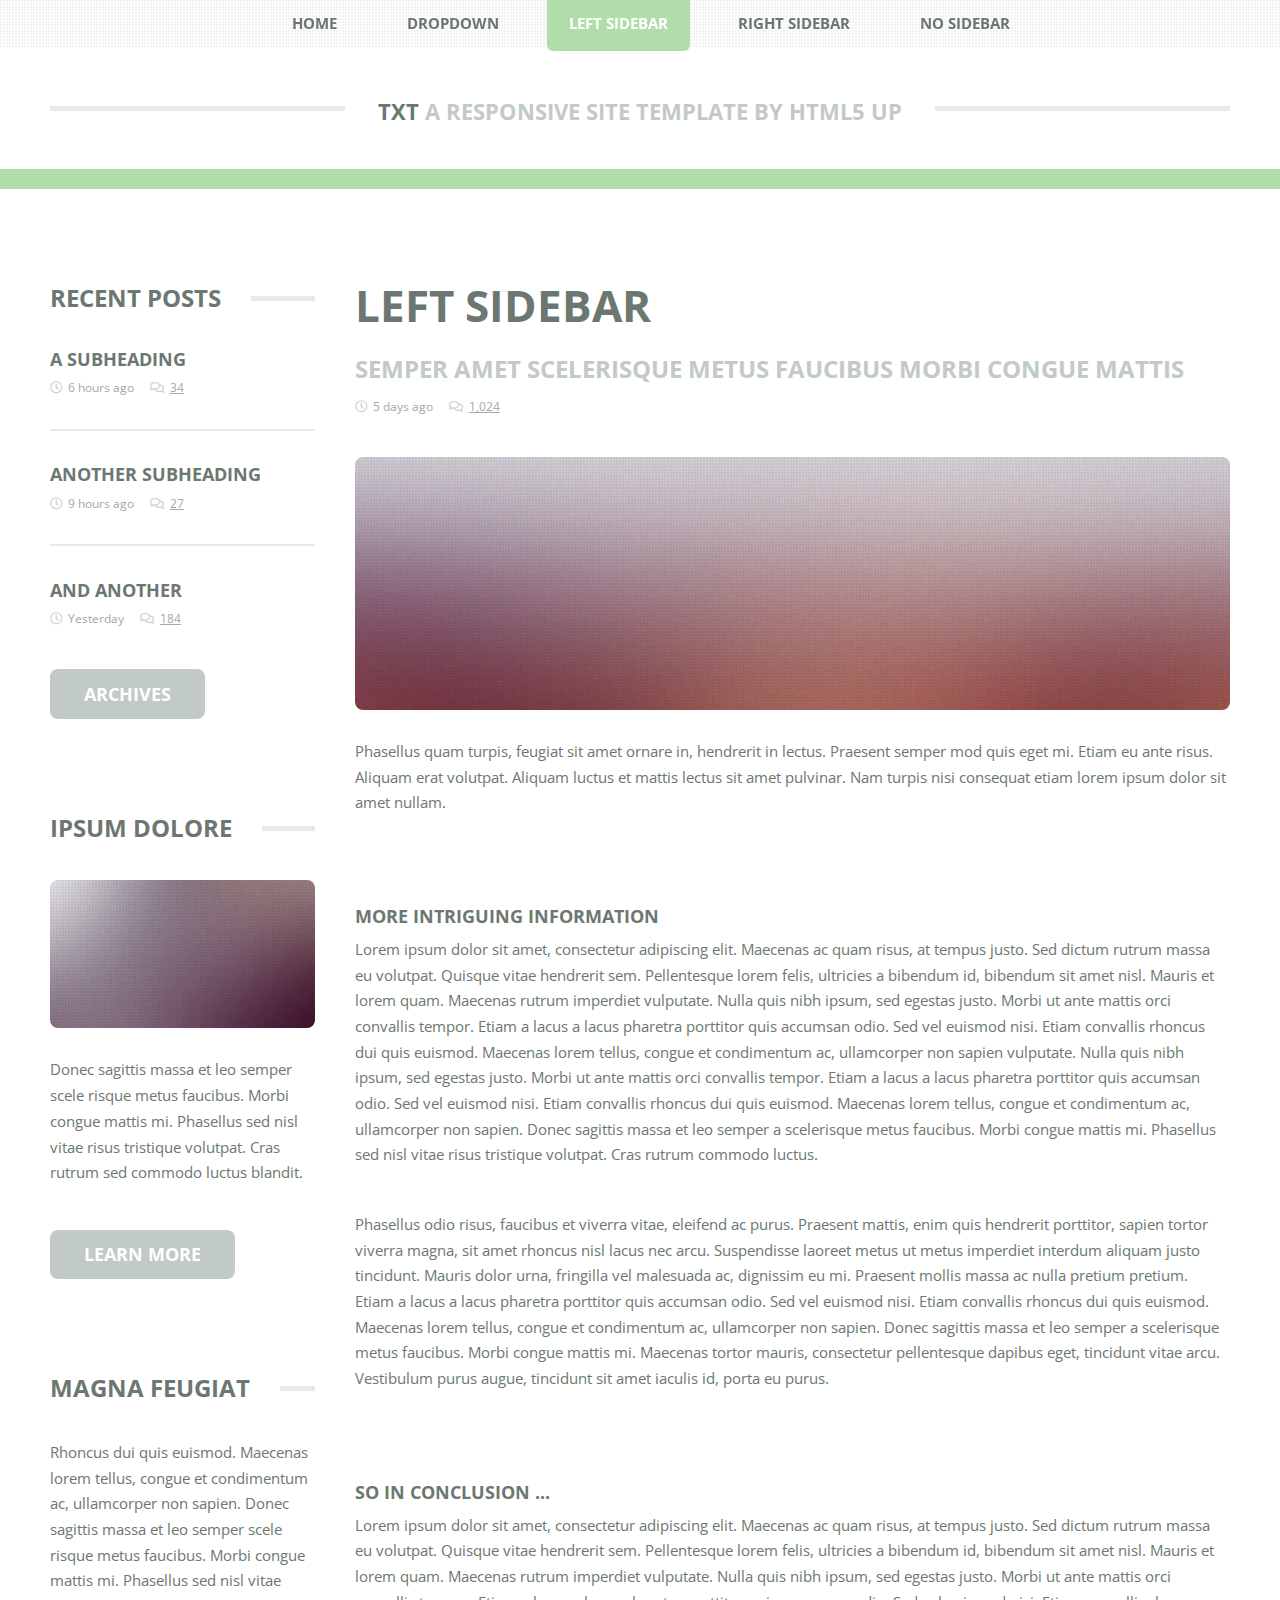
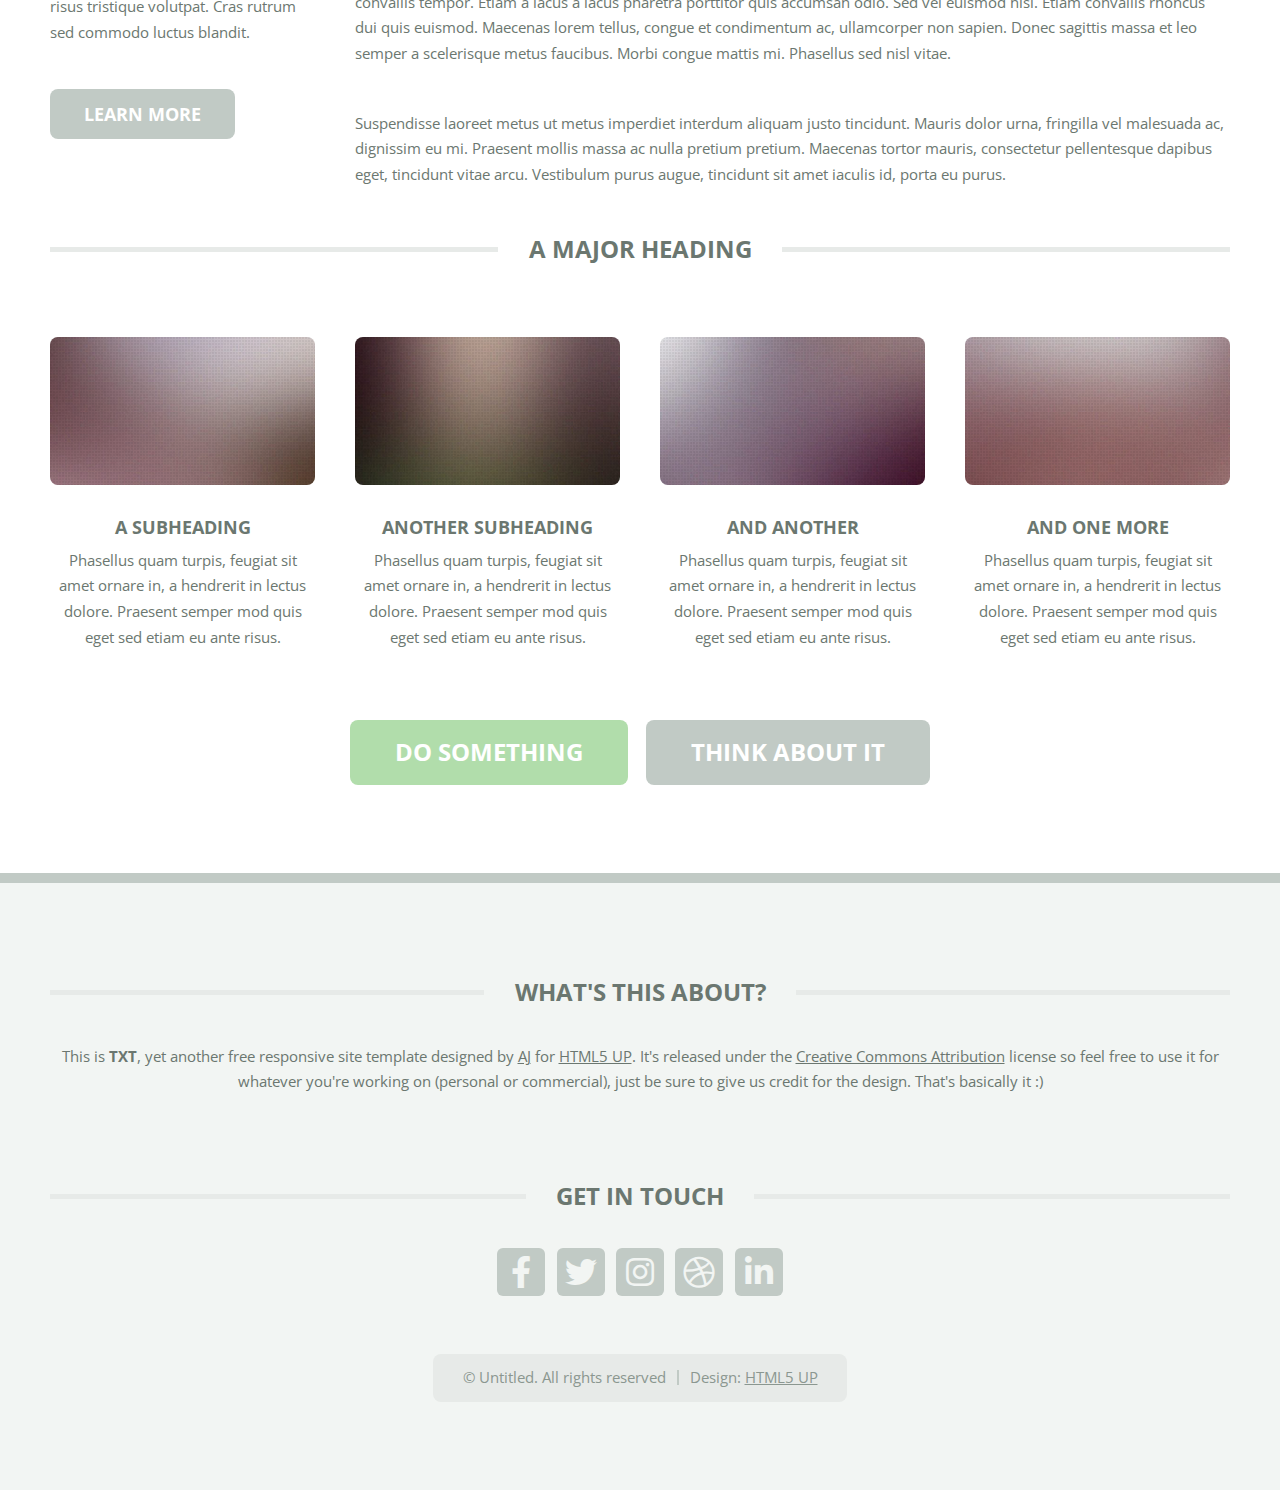
<file: html5up-txt/left-sidebar.html>
<!DOCTYPE HTML>
<!--
	TXT by HTML5 UP
	html5up.net | @ajlkn
	Free for personal and commercial use under the CCA 3.0 license (html5up.net/license)
-->
<html>
	<head>
		<title>Left Sidebar - TXT by HTML5 UP</title>
		<meta charset="utf-8" />
		<meta name="viewport" content="width=device-width, initial-scale=1, user-scalable=no" />
		<link rel="stylesheet" href="assets/css/main.css" />
	</head>
	<body class="is-preload">
		<div id="page-wrapper">

			<!-- Header -->
				<header id="header">
					<div class="logo container">
						<div>
							<h1><a href="index.html" id="logo">TXT</a></h1>
							<p>A responsive site template by HTML5 UP</p>
						</div>
					</div>
				</header>

			<!-- Nav -->
				<nav id="nav">
					<ul>
						<li><a href="index.html">Home</a></li>
						<li>
							<a href="#">Dropdown</a>
							<ul>
								<li><a href="#">Lorem ipsum dolor</a></li>
								<li><a href="#">Magna phasellus</a></li>
								<li>
									<a href="#">Phasellus consequat</a>
									<ul>
										<li><a href="#">Lorem ipsum dolor</a></li>
										<li><a href="#">Phasellus consequat</a></li>
										<li><a href="#">Magna phasellus</a></li>
										<li><a href="#">Etiam dolore nisl</a></li>
									</ul>
								</li>
								<li><a href="#">Veroeros feugiat</a></li>
							</ul>
						</li>
						<li class="current"><a href="left-sidebar.html">Left Sidebar</a></li>
						<li><a href="right-sidebar.html">Right Sidebar</a></li>
						<li><a href="no-sidebar.html">No Sidebar</a></li>
					</ul>
				</nav>

			<!-- Main -->
				<section id="main">
					<div class="container">
						<div class="row">
							<div class="col-3 col-12-medium">
								<div class="sidebar">

									<!-- Sidebar -->

										<!-- Recent Posts -->
											<section>
												<h2 class="major"><span>Recent Posts</span></h2>
												<ul class="divided">
													<li>
														<article class="box post-summary">
															<h3><a href="#">A Subheading</a></h3>
															<ul class="meta">
																<li class="icon fa-clock">6 hours ago</li>
																<li class="icon fa-comments"><a href="#">34</a></li>
															</ul>
														</article>
													</li>
													<li>
														<article class="box post-summary">
															<h3><a href="#">Another Subheading</a></h3>
															<ul class="meta">
																<li class="icon fa-clock">9 hours ago</li>
																<li class="icon fa-comments"><a href="#">27</a></li>
															</ul>
														</article>
													</li>
													<li>
														<article class="box post-summary">
															<h3><a href="#">And Another</a></h3>
															<ul class="meta">
																<li class="icon fa-clock">Yesterday</li>
																<li class="icon fa-comments"><a href="#">184</a></li>
															</ul>
														</article>
													</li>
												</ul>
												<a href="#" class="button alt">Archives</a>
											</section>

										<!-- Something -->
											<section>
												<h2 class="major"><span>Ipsum Dolore</span></h2>
												<a href="#" class="image featured"><img src="images/pic03.jpg" alt="" /></a>
												<p>
													Donec sagittis massa et leo semper scele risque metus faucibus. Morbi congue mattis mi.
													Phasellus sed nisl vitae risus tristique volutpat. Cras rutrum sed commodo luctus blandit.
												</p>
												<a href="#" class="button alt">Learn more</a>
											</section>

										<!-- Something -->
											<section>
												<h2 class="major"><span>Magna Feugiat</span></h2>
												<p>
													Rhoncus dui quis euismod. Maecenas lorem tellus, congue et condimentum ac, ullamcorper non sapien.
													Donec sagittis massa et leo semper scele risque metus faucibus. Morbi congue mattis mi.
													Phasellus sed nisl vitae risus tristique volutpat. Cras rutrum sed commodo luctus blandit.
												</p>
												<a href="#" class="button alt">Learn more</a>
											</section>

								</div>
							</div>
							<div class="col-9 col-12-medium imp-medium">
								<div class="content">

									<!-- Content -->

										<article class="box page-content">

											<header>
												<h2>Left Sidebar</h2>
												<p>Semper amet scelerisque metus faucibus morbi congue mattis</p>
												<ul class="meta">
													<li class="icon fa-clock">5 days ago</li>
													<li class="icon fa-comments"><a href="#">1,024</a></li>
												</ul>
											</header>

											<section>
												<span class="image featured"><img src="images/pic05.jpg" alt="" /></span>
												<p>
													Phasellus quam turpis, feugiat sit amet ornare in, hendrerit in lectus.
													Praesent semper mod quis eget mi. Etiam eu ante risus. Aliquam erat volutpat.
													Aliquam luctus et mattis lectus sit amet pulvinar. Nam turpis nisi
													consequat etiam lorem ipsum dolor sit amet nullam.
												</p>
											</section>

											<section>
												<h3>More intriguing information</h3>
												<p>
													Lorem ipsum dolor sit amet, consectetur adipiscing elit. Maecenas ac quam risus, at tempus
													justo. Sed dictum rutrum massa eu volutpat. Quisque vitae hendrerit sem. Pellentesque lorem felis,
													ultricies a bibendum id, bibendum sit amet nisl. Mauris et lorem quam. Maecenas rutrum imperdiet
													vulputate. Nulla quis nibh ipsum, sed egestas justo. Morbi ut ante mattis orci convallis tempor.
													Etiam a lacus a lacus pharetra porttitor quis accumsan odio. Sed vel euismod nisi. Etiam convallis
													rhoncus dui quis euismod. Maecenas lorem tellus, congue et condimentum ac, ullamcorper non sapien
													vulputate. Nulla quis nibh ipsum, sed egestas justo. Morbi ut ante mattis orci convallis tempor.
													Etiam a lacus a lacus pharetra porttitor quis accumsan odio. Sed vel euismod nisi. Etiam convallis
													rhoncus dui quis euismod. Maecenas lorem tellus, congue et condimentum ac, ullamcorper non sapien.
													Donec sagittis massa et leo semper a scelerisque metus faucibus. Morbi congue mattis mi.
													Phasellus sed nisl vitae risus tristique volutpat. Cras rutrum commodo luctus.
												</p>
												<p>
													Phasellus odio risus, faucibus et viverra vitae, eleifend ac purus. Praesent mattis, enim
													quis hendrerit porttitor, sapien tortor viverra magna, sit amet rhoncus nisl lacus nec arcu.
													Suspendisse laoreet metus ut metus imperdiet interdum aliquam justo tincidunt. Mauris dolor urna,
													fringilla vel malesuada ac, dignissim eu mi. Praesent mollis massa ac nulla pretium pretium.
													Etiam a lacus a lacus pharetra porttitor quis accumsan odio. Sed vel euismod nisi. Etiam convallis
													rhoncus dui quis euismod. Maecenas lorem tellus, congue et condimentum ac, ullamcorper non sapien.
													Donec sagittis massa et leo semper a scelerisque metus faucibus. Morbi congue mattis mi.
													Maecenas tortor mauris, consectetur pellentesque dapibus eget, tincidunt vitae arcu.
													Vestibulum purus augue, tincidunt sit amet iaculis id, porta eu purus.
												</p>
											</section>

											<section>
												<h3>So in conclusion ...</h3>
												<p>
													Lorem ipsum dolor sit amet, consectetur adipiscing elit. Maecenas ac quam risus, at tempus
													justo. Sed dictum rutrum massa eu volutpat. Quisque vitae hendrerit sem. Pellentesque lorem felis,
													ultricies a bibendum id, bibendum sit amet nisl. Mauris et lorem quam. Maecenas rutrum imperdiet
													vulputate. Nulla quis nibh ipsum, sed egestas justo. Morbi ut ante mattis orci convallis tempor.
													Etiam a lacus a lacus pharetra porttitor quis accumsan odio. Sed vel euismod nisi. Etiam convallis
													rhoncus dui quis euismod. Maecenas lorem tellus, congue et condimentum ac, ullamcorper non sapien.
													Donec sagittis massa et leo semper a scelerisque metus faucibus. Morbi congue mattis mi.
													Phasellus sed nisl vitae.
												</p>
												<p>
													Suspendisse laoreet metus ut metus imperdiet interdum aliquam justo tincidunt. Mauris dolor urna,
													fringilla vel malesuada ac, dignissim eu mi. Praesent mollis massa ac nulla pretium pretium.
													Maecenas tortor mauris, consectetur pellentesque dapibus eget, tincidunt vitae arcu.
													Vestibulum purus augue, tincidunt sit amet iaculis id, porta eu purus.
												</p>
											</section>

										</article>

								</div>
							</div>
							<div class="col-12">

								<!-- Features -->
									<section class="box features">
										<h2 class="major"><span>A Major Heading</span></h2>
										<div>
											<div class="row">
												<div class="col-3 col-6-medium col-12-small">

													<!-- Feature -->
														<section class="box feature">
															<a href="#" class="image featured"><img src="images/pic01.jpg" alt="" /></a>
															<h3><a href="#">A Subheading</a></h3>
															<p>
																Phasellus quam turpis, feugiat sit amet ornare in, a hendrerit in
																lectus dolore. Praesent semper mod quis eget sed etiam eu ante risus.
															</p>
														</section>

												</div>
												<div class="col-3 col-6-medium col-12-small">

													<!-- Feature -->
														<section class="box feature">
															<a href="#" class="image featured"><img src="images/pic02.jpg" alt="" /></a>
															<h3><a href="#">Another Subheading</a></h3>
															<p>
																Phasellus quam turpis, feugiat sit amet ornare in, a hendrerit in
																lectus dolore. Praesent semper mod quis eget sed etiam eu ante risus.
															</p>
														</section>

												</div>
												<div class="col-3 col-6-medium col-12-small">

													<!-- Feature -->
														<section class="box feature">
															<a href="#" class="image featured"><img src="images/pic03.jpg" alt="" /></a>
															<h3><a href="#">And Another</a></h3>
															<p>
																Phasellus quam turpis, feugiat sit amet ornare in, a hendrerit in
																lectus dolore. Praesent semper mod quis eget sed etiam eu ante risus.
															</p>
														</section>

												</div>
												<div class="col-3 col-6-medium col-12-small">

													<!-- Feature -->
														<section class="box feature">
															<a href="#" class="image featured"><img src="images/pic04.jpg" alt="" /></a>
															<h3><a href="#">And One More</a></h3>
															<p>
																Phasellus quam turpis, feugiat sit amet ornare in, a hendrerit in
																lectus dolore. Praesent semper mod quis eget sed etiam eu ante risus.
															</p>
														</section>

												</div>
												<div class="col-12">
													<ul class="actions">
														<li><a href="#" class="button large">Do Something</a></li>
														<li><a href="#" class="button alt large">Think About It</a></li>
													</ul>
												</div>
											</div>
										</div>
									</section>

							</div>
						</div>
					</div>
				</section>

			<!-- Footer -->
				<footer id="footer">
					<div class="container">
						<div class="row gtr-200">
							<div class="col-12">

								<!-- About -->
									<section>
										<h2 class="major"><span>What's this about?</span></h2>
										<p>
											This is <strong>TXT</strong>, yet another free responsive site template designed by
											<a href="http://twitter.com/ajlkn">AJ</a> for <a href="http://html5up.net">HTML5 UP</a>. It's released under the
											<a href="http://html5up.net/license/">Creative Commons Attribution</a> license so feel free to use it for
											whatever you're working on (personal or commercial), just be sure to give us credit for the design.
											That's basically it :)
										</p>
									</section>

							</div>
							<div class="col-12">

								<!-- Contact -->
									<section>
										<h2 class="major"><span>Get in touch</span></h2>
										<ul class="contact">
											<li><a class="icon brands fa-facebook-f" href="#"><span class="label">Facebook</span></a></li>
											<li><a class="icon brands fa-twitter" href="#"><span class="label">Twitter</span></a></li>
											<li><a class="icon brands fa-instagram" href="#"><span class="label">Instagram</span></a></li>
											<li><a class="icon brands fa-dribbble" href="#"><span class="label">Dribbble</span></a></li>
											<li><a class="icon brands fa-linkedin-in" href="#"><span class="label">LinkedIn</span></a></li>
										</ul>
									</section>

							</div>
						</div>

						<!-- Copyright -->
							<div id="copyright">
								<ul class="menu">
									<li>&copy; Untitled. All rights reserved</li><li>Design: <a href="http://html5up.net">HTML5 UP</a></li>
								</ul>
							</div>

					</div>
				</footer>

		</div>

		<!-- Scripts -->
			<script src="assets/js/jquery.min.js"></script>
			<script src="assets/js/jquery.dropotron.min.js"></script>
			<script src="assets/js/jquery.scrolly.min.js"></script>
			<script src="assets/js/browser.min.js"></script>
			<script src="assets/js/breakpoints.min.js"></script>
			<script src="assets/js/util.js"></script>
			<script src="assets/js/main.js"></script>

	</body>
</html>
</file>
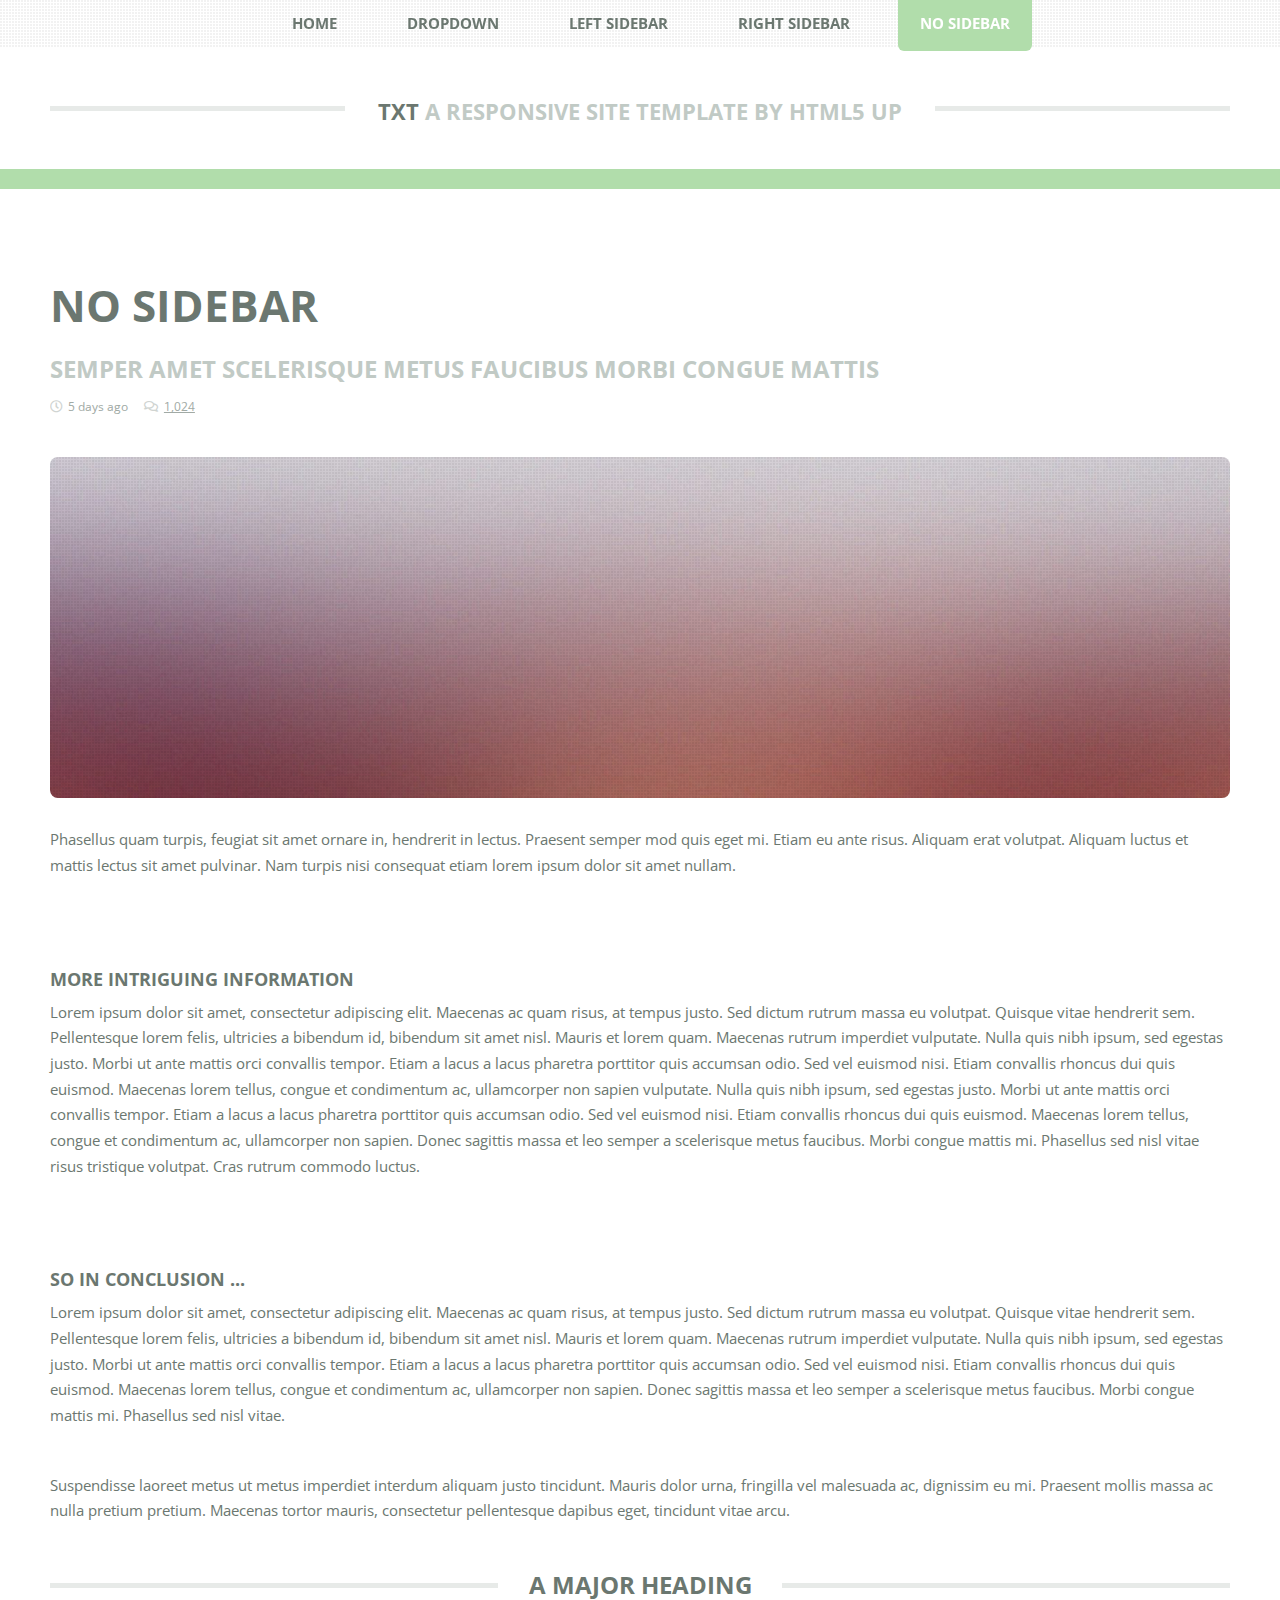
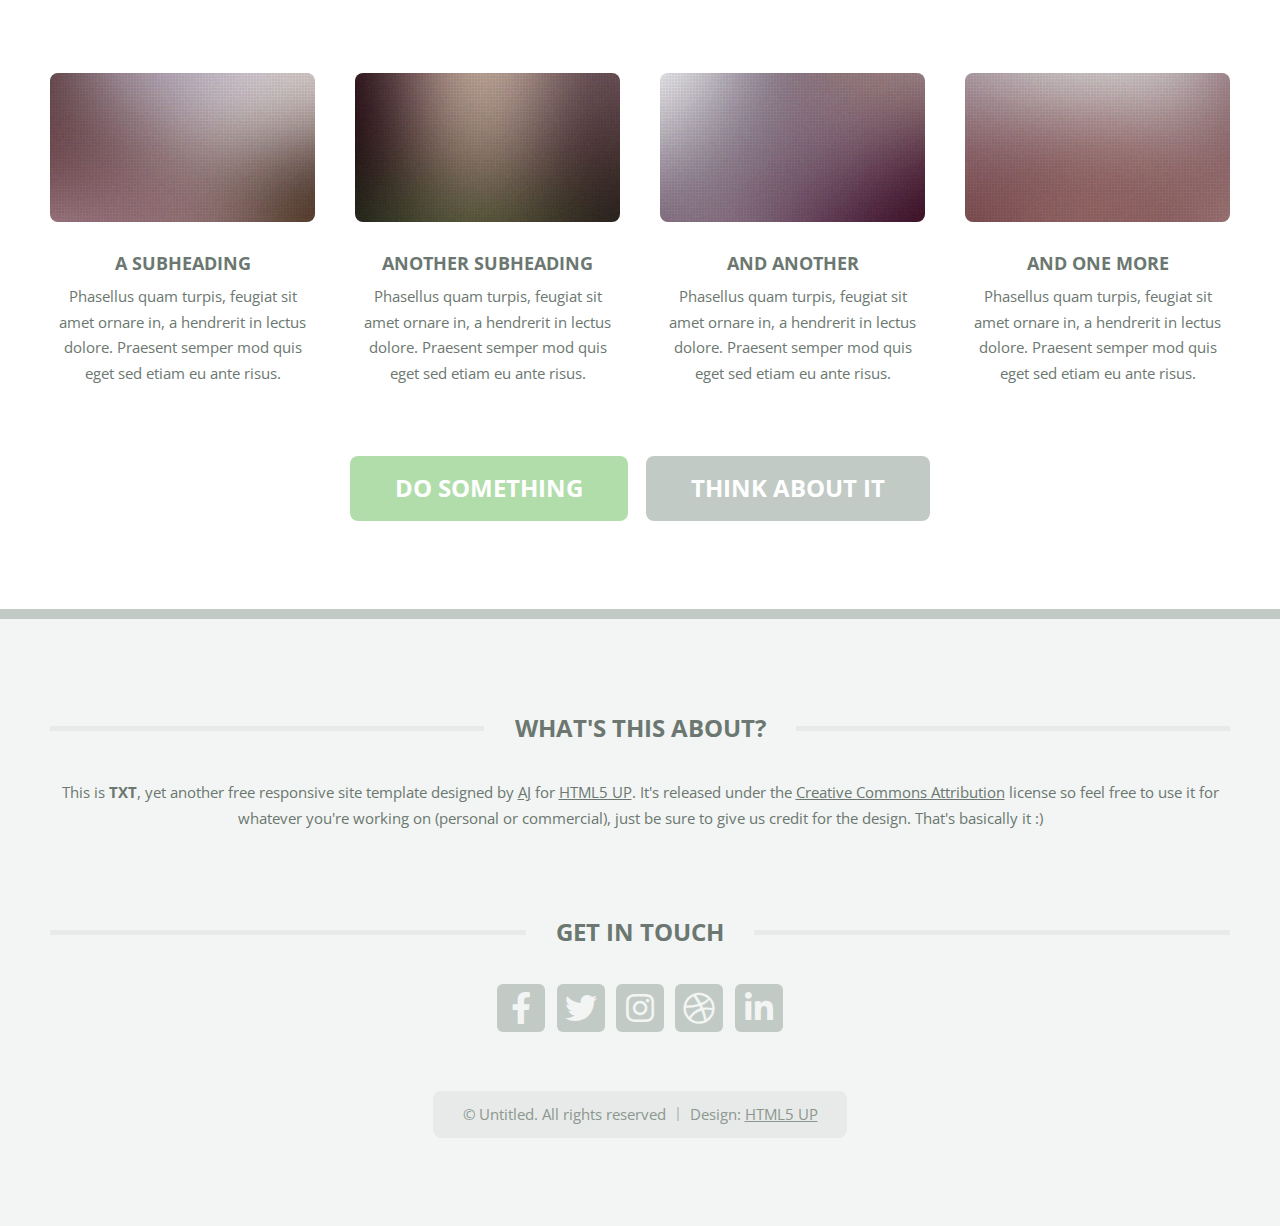
<file: html5up-txt/no-sidebar.html>
<!DOCTYPE HTML>
<!--
	TXT by HTML5 UP
	html5up.net | @ajlkn
	Free for personal and commercial use under the CCA 3.0 license (html5up.net/license)
-->
<html>
	<head>
		<title>No Sidebar - TXT by HTML5 UP</title>
		<meta charset="utf-8" />
		<meta name="viewport" content="width=device-width, initial-scale=1, user-scalable=no" />
		<link rel="stylesheet" href="assets/css/main.css" />
	</head>
	<body class="is-preload">
		<div id="page-wrapper">

			<!-- Header -->
				<header id="header">
					<div class="logo container">
						<div>
							<h1><a href="index.html" id="logo">TXT</a></h1>
							<p>A responsive site template by HTML5 UP</p>
						</div>
					</div>
				</header>

			<!-- Nav -->
				<nav id="nav">
					<ul>
						<li><a href="index.html">Home</a></li>
						<li>
							<a href="#">Dropdown</a>
							<ul>
								<li><a href="#">Lorem ipsum dolor</a></li>
								<li><a href="#">Magna phasellus</a></li>
								<li>
									<a href="#">Phasellus consequat</a>
									<ul>
										<li><a href="#">Lorem ipsum dolor</a></li>
										<li><a href="#">Phasellus consequat</a></li>
										<li><a href="#">Magna phasellus</a></li>
										<li><a href="#">Etiam dolore nisl</a></li>
									</ul>
								</li>
								<li><a href="#">Veroeros feugiat</a></li>
							</ul>
						</li>
						<li><a href="left-sidebar.html">Left Sidebar</a></li>
						<li><a href="right-sidebar.html">Right Sidebar</a></li>
						<li class="current"><a href="no-sidebar.html">No Sidebar</a></li>
					</ul>
				</nav>

			<!-- Main -->
				<section id="main">
					<div class="container">
						<div class="row">
							<div class="col-12">
								<div class="content">

									<!-- Content -->

										<article class="box page-content">

											<header>
												<h2>No Sidebar</h2>
												<p>Semper amet scelerisque metus faucibus morbi congue mattis</p>
												<ul class="meta">
													<li class="icon fa-clock">5 days ago</li>
													<li class="icon fa-comments"><a href="#">1,024</a></li>
												</ul>
											</header>

											<section>
												<span class="image featured"><img src="images/pic05.jpg" alt="" /></span>
												<p>
													Phasellus quam turpis, feugiat sit amet ornare in, hendrerit in lectus.
													Praesent semper mod quis eget mi. Etiam eu ante risus. Aliquam erat volutpat.
													Aliquam luctus et mattis lectus sit amet pulvinar. Nam turpis nisi
													consequat etiam lorem ipsum dolor sit amet nullam.
												</p>
											</section>

											<section>
												<h3>More intriguing information</h3>
												<p>
													Lorem ipsum dolor sit amet, consectetur adipiscing elit. Maecenas ac quam risus, at tempus
													justo. Sed dictum rutrum massa eu volutpat. Quisque vitae hendrerit sem. Pellentesque lorem felis,
													ultricies a bibendum id, bibendum sit amet nisl. Mauris et lorem quam. Maecenas rutrum imperdiet
													vulputate. Nulla quis nibh ipsum, sed egestas justo. Morbi ut ante mattis orci convallis tempor.
													Etiam a lacus a lacus pharetra porttitor quis accumsan odio. Sed vel euismod nisi. Etiam convallis
													rhoncus dui quis euismod. Maecenas lorem tellus, congue et condimentum ac, ullamcorper non sapien
													vulputate. Nulla quis nibh ipsum, sed egestas justo. Morbi ut ante mattis orci convallis tempor.
													Etiam a lacus a lacus pharetra porttitor quis accumsan odio. Sed vel euismod nisi. Etiam convallis
													rhoncus dui quis euismod. Maecenas lorem tellus, congue et condimentum ac, ullamcorper non sapien.
													Donec sagittis massa et leo semper a scelerisque metus faucibus. Morbi congue mattis mi.
													Phasellus sed nisl vitae risus tristique volutpat. Cras rutrum commodo luctus.
												</p>
											</section>

											<section>
												<h3>So in conclusion ...</h3>
												<p>
													Lorem ipsum dolor sit amet, consectetur adipiscing elit. Maecenas ac quam risus, at tempus
													justo. Sed dictum rutrum massa eu volutpat. Quisque vitae hendrerit sem. Pellentesque lorem felis,
													ultricies a bibendum id, bibendum sit amet nisl. Mauris et lorem quam. Maecenas rutrum imperdiet
													vulputate. Nulla quis nibh ipsum, sed egestas justo. Morbi ut ante mattis orci convallis tempor.
													Etiam a lacus a lacus pharetra porttitor quis accumsan odio. Sed vel euismod nisi. Etiam convallis
													rhoncus dui quis euismod. Maecenas lorem tellus, congue et condimentum ac, ullamcorper non sapien.
													Donec sagittis massa et leo semper a scelerisque metus faucibus. Morbi congue mattis mi.
													Phasellus sed nisl vitae.
												</p>
												<p>
													Suspendisse laoreet metus ut metus imperdiet interdum aliquam justo tincidunt. Mauris dolor urna,
													fringilla vel malesuada ac, dignissim eu mi. Praesent mollis massa ac nulla pretium pretium.
													Maecenas tortor mauris, consectetur pellentesque dapibus eget, tincidunt vitae arcu.
												</p>
											</section>

										</article>

								</div>
							</div>
							<div class="col-12">

								<!-- Features -->
									<section class="box features">
										<h2 class="major"><span>A Major Heading</span></h2>
										<div>
											<div class="row">
												<div class="col-3 col-6-medium col-12-small">

													<!-- Feature -->
														<section class="box feature">
															<a href="#" class="image featured"><img src="images/pic01.jpg" alt="" /></a>
															<h3><a href="#">A Subheading</a></h3>
															<p>
																Phasellus quam turpis, feugiat sit amet ornare in, a hendrerit in
																lectus dolore. Praesent semper mod quis eget sed etiam eu ante risus.
															</p>
														</section>

												</div>
												<div class="col-3 col-6-medium col-12-small">

													<!-- Feature -->
														<section class="box feature">
															<a href="#" class="image featured"><img src="images/pic02.jpg" alt="" /></a>
															<h3><a href="#">Another Subheading</a></h3>
															<p>
																Phasellus quam turpis, feugiat sit amet ornare in, a hendrerit in
																lectus dolore. Praesent semper mod quis eget sed etiam eu ante risus.
															</p>
														</section>

												</div>
												<div class="col-3 col-6-medium col-12-small">

													<!-- Feature -->
														<section class="box feature">
															<a href="#" class="image featured"><img src="images/pic03.jpg" alt="" /></a>
															<h3><a href="#">And Another</a></h3>
															<p>
																Phasellus quam turpis, feugiat sit amet ornare in, a hendrerit in
																lectus dolore. Praesent semper mod quis eget sed etiam eu ante risus.
															</p>
														</section>

												</div>
												<div class="col-3 col-6-medium col-12-small">

													<!-- Feature -->
														<section class="box feature">
															<a href="#" class="image featured"><img src="images/pic04.jpg" alt="" /></a>
															<h3><a href="#">And One More</a></h3>
															<p>
																Phasellus quam turpis, feugiat sit amet ornare in, a hendrerit in
																lectus dolore. Praesent semper mod quis eget sed etiam eu ante risus.
															</p>
														</section>

												</div>
												<div class="col-12">
													<ul class="actions">
														<li><a href="#" class="button large">Do Something</a></li>
														<li><a href="#" class="button alt large">Think About It</a></li>
													</ul>
												</div>
											</div>
										</div>
									</section>

							</div>
						</div>
					</div>
				</section>

			<!-- Footer -->
				<footer id="footer">
					<div class="container">
						<div class="row gtr-200">
							<div class="col-12">

								<!-- About -->
									<section>
										<h2 class="major"><span>What's this about?</span></h2>
										<p>
											This is <strong>TXT</strong>, yet another free responsive site template designed by
											<a href="http://twitter.com/ajlkn">AJ</a> for <a href="http://html5up.net">HTML5 UP</a>. It's released under the
											<a href="http://html5up.net/license/">Creative Commons Attribution</a> license so feel free to use it for
											whatever you're working on (personal or commercial), just be sure to give us credit for the design.
											That's basically it :)
										</p>
									</section>

							</div>
							<div class="col-12">

								<!-- Contact -->
									<section>
										<h2 class="major"><span>Get in touch</span></h2>
										<ul class="contact">
											<li><a class="icon brands fa-facebook-f" href="#"><span class="label">Facebook</span></a></li>
											<li><a class="icon brands fa-twitter" href="#"><span class="label">Twitter</span></a></li>
											<li><a class="icon brands fa-instagram" href="#"><span class="label">Instagram</span></a></li>
											<li><a class="icon brands fa-dribbble" href="#"><span class="label">Dribbble</span></a></li>
											<li><a class="icon brands fa-linkedin-in" href="#"><span class="label">LinkedIn</span></a></li>
										</ul>
									</section>

							</div>
						</div>

						<!-- Copyright -->
							<div id="copyright">
								<ul class="menu">
									<li>&copy; Untitled. All rights reserved</li><li>Design: <a href="http://html5up.net">HTML5 UP</a></li>
								</ul>
							</div>

					</div>
				</footer>

		</div>

		<!-- Scripts -->
			<script src="assets/js/jquery.min.js"></script>
			<script src="assets/js/jquery.dropotron.min.js"></script>
			<script src="assets/js/jquery.scrolly.min.js"></script>
			<script src="assets/js/browser.min.js"></script>
			<script src="assets/js/breakpoints.min.js"></script>
			<script src="assets/js/util.js"></script>
			<script src="assets/js/main.js"></script>

	</body>
</html>
</file>
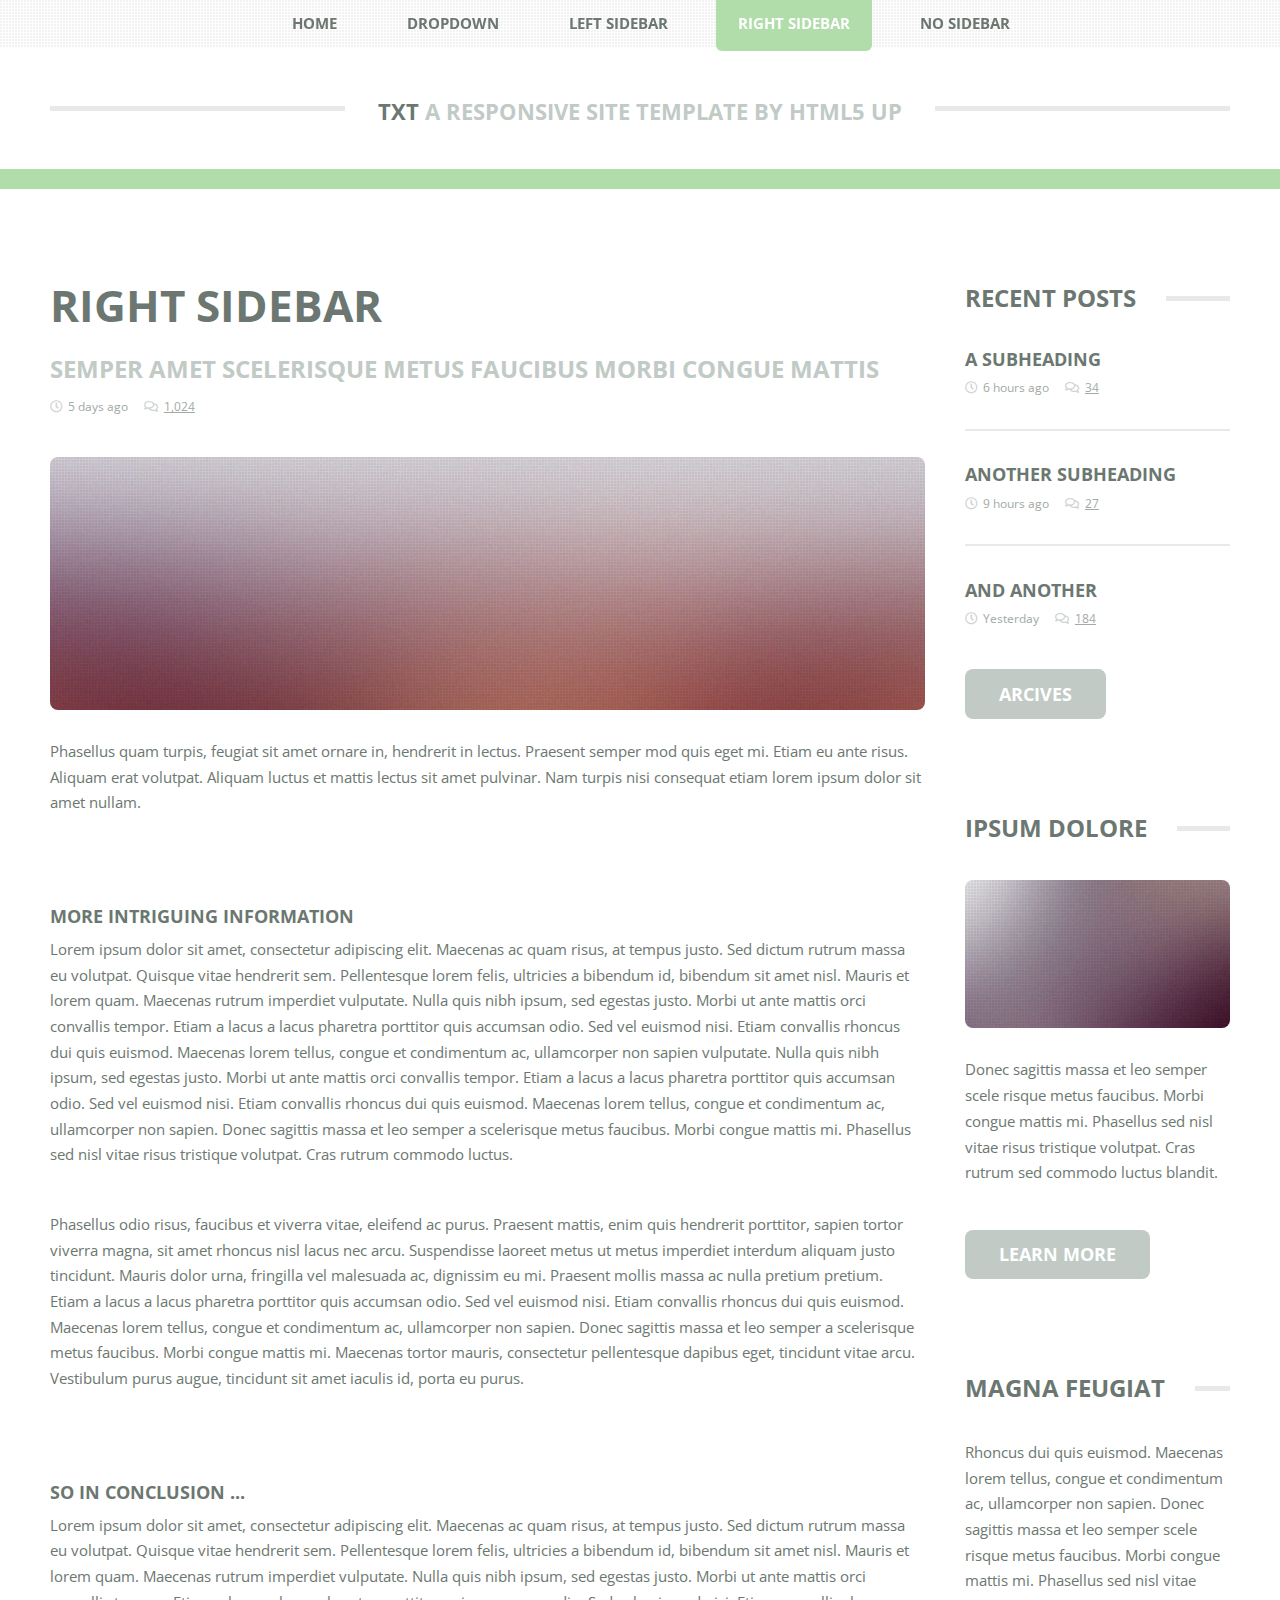
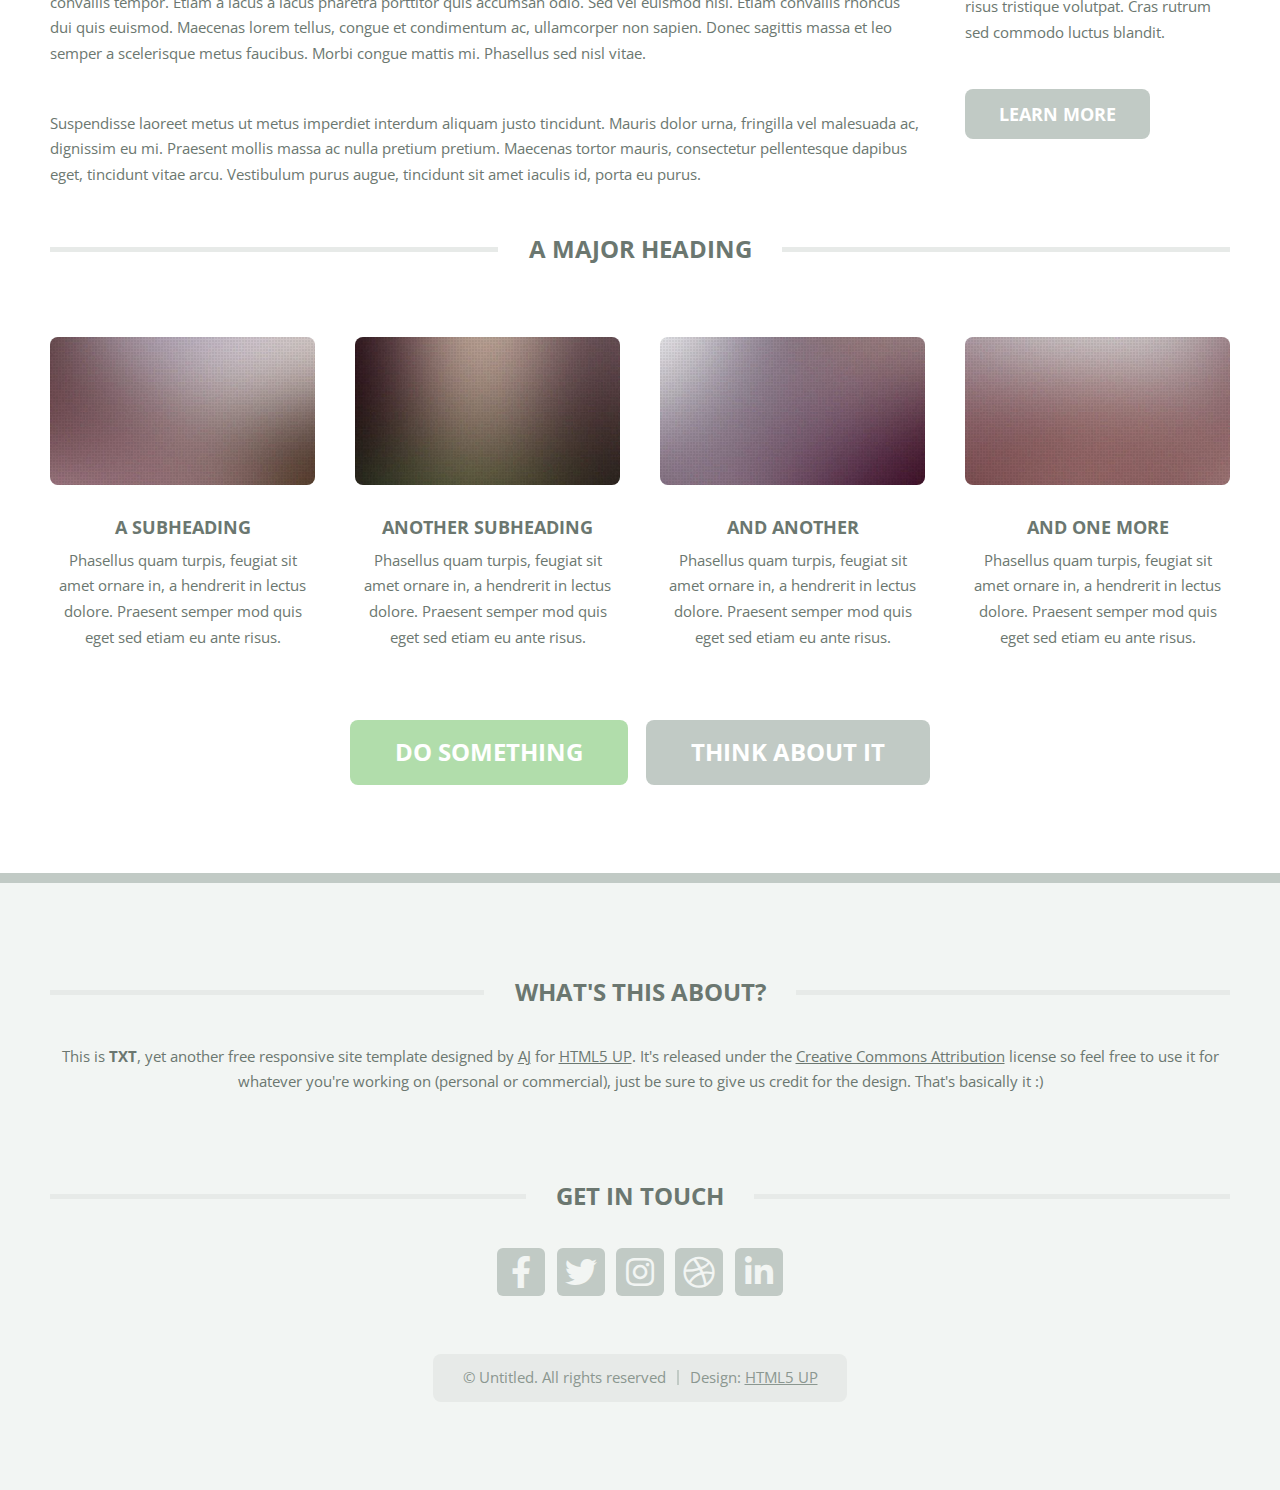
<file: html5up-txt/right-sidebar.html>
<!DOCTYPE HTML>
<!--
	TXT by HTML5 UP
	html5up.net | @ajlkn
	Free for personal and commercial use under the CCA 3.0 license (html5up.net/license)
-->
<html>
	<head>
		<title>Right Sidebar - TXT by HTML5 UP</title>
		<meta charset="utf-8" />
		<meta name="viewport" content="width=device-width, initial-scale=1, user-scalable=no" />
		<link rel="stylesheet" href="assets/css/main.css" />
	</head>
	<body class="is-preload">
		<div id="page-wrapper">

			<!-- Header -->
				<header id="header">
					<div class="logo container">
						<div>
							<h1><a href="index.html" id="logo">TXT</a></h1>
							<p>A responsive site template by HTML5 UP</p>
						</div>
					</div>
				</header>

			<!-- Nav -->
				<nav id="nav">
					<ul>
						<li><a href="index.html">Home</a></li>
						<li>
							<a href="#">Dropdown</a>
							<ul>
								<li><a href="#">Lorem ipsum dolor</a></li>
								<li><a href="#">Magna phasellus</a></li>
								<li>
									<a href="#">Phasellus consequat</a>
									<ul>
										<li><a href="#">Lorem ipsum dolor</a></li>
										<li><a href="#">Phasellus consequat</a></li>
										<li><a href="#">Magna phasellus</a></li>
										<li><a href="#">Etiam dolore nisl</a></li>
									</ul>
								</li>
								<li><a href="#">Veroeros feugiat</a></li>
							</ul>
						</li>
						<li><a href="left-sidebar.html">Left Sidebar</a></li>
						<li class="current"><a href="right-sidebar.html">Right Sidebar</a></li>
						<li><a href="no-sidebar.html">No Sidebar</a></li>
					</ul>
				</nav>

			<!-- Main -->
				<section id="main">
					<div class="container">
						<div class="row">
							<div class="col-9 col-12-medium">
								<div class="content">

									<!-- Content -->

										<article class="box page-content">

											<header>
												<h2>Right Sidebar</h2>
												<p>Semper amet scelerisque metus faucibus morbi congue mattis</p>
												<ul class="meta">
													<li class="icon fa-clock">5 days ago</li>
													<li class="icon fa-comments"><a href="#">1,024</a></li>
												</ul>
											</header>

											<section>
												<span class="image featured"><img src="images/pic05.jpg" alt="" /></span>
												<p>
													Phasellus quam turpis, feugiat sit amet ornare in, hendrerit in lectus.
													Praesent semper mod quis eget mi. Etiam eu ante risus. Aliquam erat volutpat.
													Aliquam luctus et mattis lectus sit amet pulvinar. Nam turpis nisi
													consequat etiam lorem ipsum dolor sit amet nullam.
												</p>
											</section>

											<section>
												<h3>More intriguing information</h3>
												<p>
													Lorem ipsum dolor sit amet, consectetur adipiscing elit. Maecenas ac quam risus, at tempus
													justo. Sed dictum rutrum massa eu volutpat. Quisque vitae hendrerit sem. Pellentesque lorem felis,
													ultricies a bibendum id, bibendum sit amet nisl. Mauris et lorem quam. Maecenas rutrum imperdiet
													vulputate. Nulla quis nibh ipsum, sed egestas justo. Morbi ut ante mattis orci convallis tempor.
													Etiam a lacus a lacus pharetra porttitor quis accumsan odio. Sed vel euismod nisi. Etiam convallis
													rhoncus dui quis euismod. Maecenas lorem tellus, congue et condimentum ac, ullamcorper non sapien
													vulputate. Nulla quis nibh ipsum, sed egestas justo. Morbi ut ante mattis orci convallis tempor.
													Etiam a lacus a lacus pharetra porttitor quis accumsan odio. Sed vel euismod nisi. Etiam convallis
													rhoncus dui quis euismod. Maecenas lorem tellus, congue et condimentum ac, ullamcorper non sapien.
													Donec sagittis massa et leo semper a scelerisque metus faucibus. Morbi congue mattis mi.
													Phasellus sed nisl vitae risus tristique volutpat. Cras rutrum commodo luctus.
												</p>
												<p>
													Phasellus odio risus, faucibus et viverra vitae, eleifend ac purus. Praesent mattis, enim
													quis hendrerit porttitor, sapien tortor viverra magna, sit amet rhoncus nisl lacus nec arcu.
													Suspendisse laoreet metus ut metus imperdiet interdum aliquam justo tincidunt. Mauris dolor urna,
													fringilla vel malesuada ac, dignissim eu mi. Praesent mollis massa ac nulla pretium pretium.
													Etiam a lacus a lacus pharetra porttitor quis accumsan odio. Sed vel euismod nisi. Etiam convallis
													rhoncus dui quis euismod. Maecenas lorem tellus, congue et condimentum ac, ullamcorper non sapien.
													Donec sagittis massa et leo semper a scelerisque metus faucibus. Morbi congue mattis mi.
													Maecenas tortor mauris, consectetur pellentesque dapibus eget, tincidunt vitae arcu.
													Vestibulum purus augue, tincidunt sit amet iaculis id, porta eu purus.
												</p>
											</section>

											<section>
												<h3>So in conclusion ...</h3>
												<p>
													Lorem ipsum dolor sit amet, consectetur adipiscing elit. Maecenas ac quam risus, at tempus
													justo. Sed dictum rutrum massa eu volutpat. Quisque vitae hendrerit sem. Pellentesque lorem felis,
													ultricies a bibendum id, bibendum sit amet nisl. Mauris et lorem quam. Maecenas rutrum imperdiet
													vulputate. Nulla quis nibh ipsum, sed egestas justo. Morbi ut ante mattis orci convallis tempor.
													Etiam a lacus a lacus pharetra porttitor quis accumsan odio. Sed vel euismod nisi. Etiam convallis
													rhoncus dui quis euismod. Maecenas lorem tellus, congue et condimentum ac, ullamcorper non sapien.
													Donec sagittis massa et leo semper a scelerisque metus faucibus. Morbi congue mattis mi.
													Phasellus sed nisl vitae.
												</p>
												<p>
													Suspendisse laoreet metus ut metus imperdiet interdum aliquam justo tincidunt. Mauris dolor urna,
													fringilla vel malesuada ac, dignissim eu mi. Praesent mollis massa ac nulla pretium pretium.
													Maecenas tortor mauris, consectetur pellentesque dapibus eget, tincidunt vitae arcu.
													Vestibulum purus augue, tincidunt sit amet iaculis id, porta eu purus.
												</p>
											</section>

										</article>

								</div>
							</div>
							<div class="col-3 col-12-medium">
								<div class="sidebar">

									<!-- Sidebar -->

										<!-- Recent Posts -->
											<section>
												<h2 class="major"><span>Recent Posts</span></h2>
												<ul class="divided">
													<li>
														<article class="box post-summary">
															<h3><a href="#">A Subheading</a></h3>
															<ul class="meta">
																<li class="icon fa-clock">6 hours ago</li>
																<li class="icon fa-comments"><a href="#">34</a></li>
															</ul>
														</article>
													</li>
													<li>
														<article class="box post-summary">
															<h3><a href="#">Another Subheading</a></h3>
															<ul class="meta">
																<li class="icon fa-clock">9 hours ago</li>
																<li class="icon fa-comments"><a href="#">27</a></li>
															</ul>
														</article>
													</li>
													<li>
														<article class="box post-summary">
															<h3><a href="#">And Another</a></h3>
															<ul class="meta">
																<li class="icon fa-clock">Yesterday</li>
																<li class="icon fa-comments"><a href="#">184</a></li>
															</ul>
														</article>
													</li>
												</ul>
												<a href="#" class="button alt">Arcives</a>
											</section>

										<!-- Something -->
											<section>
												<h2 class="major"><span>Ipsum Dolore</span></h2>
												<a href="#" class="image featured"><img src="images/pic03.jpg" alt="" /></a>
												<p>
													Donec sagittis massa et leo semper scele risque metus faucibus. Morbi congue mattis mi.
													Phasellus sed nisl vitae risus tristique volutpat. Cras rutrum sed commodo luctus blandit.
												</p>
												<a href="#" class="button alt">Learn more</a>
											</section>

										<!-- Something -->
											<section>
												<h2 class="major"><span>Magna Feugiat</span></h2>
												<p>
													Rhoncus dui quis euismod. Maecenas lorem tellus, congue et condimentum ac, ullamcorper non sapien.
													Donec sagittis massa et leo semper scele risque metus faucibus. Morbi congue mattis mi.
													Phasellus sed nisl vitae risus tristique volutpat. Cras rutrum sed commodo luctus blandit.
												</p>
												<a href="#" class="button alt">Learn more</a>
											</section>

								</div>
							</div>
							<div class="col-12">

								<!-- Features -->
									<section class="box features">
										<h2 class="major"><span>A Major Heading</span></h2>
										<div>
											<div class="row">
												<div class="col-3 col-6-medium col-12-small">

													<!-- Feature -->
														<section class="box feature">
															<a href="#" class="image featured"><img src="images/pic01.jpg" alt="" /></a>
															<h3><a href="#">A Subheading</a></h3>
															<p>
																Phasellus quam turpis, feugiat sit amet ornare in, a hendrerit in
																lectus dolore. Praesent semper mod quis eget sed etiam eu ante risus.
															</p>
														</section>

												</div>
												<div class="col-3 col-6-medium col-12-small">

													<!-- Feature -->
														<section class="box feature">
															<a href="#" class="image featured"><img src="images/pic02.jpg" alt="" /></a>
															<h3><a href="#">Another Subheading</a></h3>
															<p>
																Phasellus quam turpis, feugiat sit amet ornare in, a hendrerit in
																lectus dolore. Praesent semper mod quis eget sed etiam eu ante risus.
															</p>
														</section>

												</div>
												<div class="col-3 col-6-medium col-12-small">

													<!-- Feature -->
														<section class="box feature">
															<a href="#" class="image featured"><img src="images/pic03.jpg" alt="" /></a>
															<h3><a href="#">And Another</a></h3>
															<p>
																Phasellus quam turpis, feugiat sit amet ornare in, a hendrerit in
																lectus dolore. Praesent semper mod quis eget sed etiam eu ante risus.
															</p>
														</section>

												</div>
												<div class="col-3 col-6-medium col-12-small">

													<!-- Feature -->
														<section class="box feature">
															<a href="#" class="image featured"><img src="images/pic04.jpg" alt="" /></a>
															<h3><a href="#">And One More</a></h3>
															<p>
																Phasellus quam turpis, feugiat sit amet ornare in, a hendrerit in
																lectus dolore. Praesent semper mod quis eget sed etiam eu ante risus.
															</p>
														</section>

												</div>
												<div class="col-12">
													<ul class="actions">
														<li><a href="#" class="button large">Do Something</a></li>
														<li><a href="#" class="button alt large">Think About It</a></li>
													</ul>
												</div>
											</div>
										</div>
									</section>

							</div>
						</div>
					</div>
				</section>

			<!-- Footer -->
				<footer id="footer">
					<div class="container">
						<div class="row gtr-200">
							<div class="col-12">

								<!-- About -->
									<section>
										<h2 class="major"><span>What's this about?</span></h2>
										<p>
											This is <strong>TXT</strong>, yet another free responsive site template designed by
											<a href="http://twitter.com/ajlkn">AJ</a> for <a href="http://html5up.net">HTML5 UP</a>. It's released under the
											<a href="http://html5up.net/license/">Creative Commons Attribution</a> license so feel free to use it for
											whatever you're working on (personal or commercial), just be sure to give us credit for the design.
											That's basically it :)
										</p>
									</section>

							</div>
							<div class="col-12">

								<!-- Contact -->
									<section>
										<h2 class="major"><span>Get in touch</span></h2>
										<ul class="contact">
											<li><a class="icon brands fa-facebook-f" href="#"><span class="label">Facebook</span></a></li>
											<li><a class="icon brands fa-twitter" href="#"><span class="label">Twitter</span></a></li>
											<li><a class="icon brands fa-instagram" href="#"><span class="label">Instagram</span></a></li>
											<li><a class="icon brands fa-dribbble" href="#"><span class="label">Dribbble</span></a></li>
											<li><a class="icon brands fa-linkedin-in" href="#"><span class="label">LinkedIn</span></a></li>
										</ul>
									</section>

							</div>
						</div>

						<!-- Copyright -->
							<div id="copyright">
								<ul class="menu">
									<li>&copy; Untitled. All rights reserved</li><li>Design: <a href="http://html5up.net">HTML5 UP</a></li>
								</ul>
							</div>

					</div>
				</footer>

		</div>

		<!-- Scripts -->
			<script src="assets/js/jquery.min.js"></script>
			<script src="assets/js/jquery.dropotron.min.js"></script>
			<script src="assets/js/jquery.scrolly.min.js"></script>
			<script src="assets/js/browser.min.js"></script>
			<script src="assets/js/breakpoints.min.js"></script>
			<script src="assets/js/util.js"></script>
			<script src="assets/js/main.js"></script>

	</body>
</html>
</file>
<file: assets/css/noscript.css>
/*
	Forty by HTML5 UP
	html5up.net | @ajlkn
	Free for personal and commercial use under the CCA 3.0 license (html5up.net/license)
*/

/* Banner */

	body.is-preload #banner:after {
		opacity: 0.85;
	}

	body.is-preload #banner > .inner {
		-moz-filter: none;
		-webkit-filter: none;
		-ms-filter: none;
		filter: none;
		-moz-transform: none;
		-webkit-transform: none;
		-ms-transform: none;
		transform: none;
		opacity: 1;
	}
</file>
<file: assets/css/main.css>
@import url(fontawesome-all.min.css);
@import url("https://fonts.googleapis.com/css?family=Source+Sans+Pro:300,300italic,600,600italic");

/*
	Forty by HTML5 UP
	html5up.net | @ajlkn
	Free for personal and commercial use under the CCA 3.0 license (html5up.net/license)
*/

html, body, div, span, applet, object,
iframe, h1, h2, h3, h4, h5, h6, p, blockquote,
pre, a, abbr, acronym, address, big, cite,
code, del, dfn, em, img, ins, kbd, q, s, samp,
small, strike, strong, sub, sup, tt, var, b,
u, i, center, dl, dt, dd, ol, ul, li, fieldset,
form, label, legend, table, caption, tbody,
tfoot, thead, tr, th, td, article, aside,
canvas, details, embed, figure, figcaption,
footer, header, hgroup, menu, nav, output, ruby,
section, summary, time, mark, audio, video {
	margin: 0;
	padding: 0;
	border: 0;
	font-size: 100%;
	font: inherit;
	vertical-align: baseline;}

article, aside, details, figcaption, figure,
footer, header, hgroup, menu, nav, section {
	display: block;}

body {
	line-height: 1;
}

ol, ul {
	list-style: none;
}

blockquote, q {
	quotes: none;
}

	blockquote:before, blockquote:after, q:before, q:after {
		content: '';
		content: none;
	}

table {
	border-collapse: collapse;
	border-spacing: 0;
}

body {
	-webkit-text-size-adjust: none;
}

mark {
	background-color: transparent;
	color: inherit;
}

input::-moz-focus-inner {
	border: 0;
	padding: 0;
}

input, select, textarea {
	-moz-appearance: none;
	-webkit-appearance: none;
	-ms-appearance: none;
	appearance: none;
}

/* Basic */

	@-ms-viewport {
		width: device-width;
	}

	body {
		-ms-overflow-style: scrollbar;
	}

	@media screen and (max-width: 480px) {

		html, body {
			min-width: 320px;
		}

	}

	html {
		box-sizing: border-box;
	}

	*, *:before, *:after {
		box-sizing: inherit;
	}

	body {
		background: #242943;
	}

		body.is-preload *, body.is-preload *:before, body.is-preload *:after {
			-moz-animation: none !important;
			-webkit-animation: none !important;
			-ms-animation: none !important;
			animation: none !important;
			-moz-transition: none !important;
			-webkit-transition: none !important;
			-ms-transition: none !important;
			transition: none !important;
		}

/* Type */

	body, input, select, textarea {
		color: #ffffff;
		font-family: "Source Sans Pro", Helvetica, sans-serif;
		font-size: 17pt;
		font-weight: 300;
		letter-spacing: 0.025em;
		line-height: 1.65;
	}

		@media screen and (max-width: 1680px) {

			body, input, select, textarea {
				font-size: 14pt;
			}

		}

		@media screen and (max-width: 1280px) {

			body, input, select, textarea {
				font-size: 12pt;
			}

		}

		@media screen and (max-width: 360px) {

			body, input, select, textarea {
				font-size: 11pt;
			}

		}

	a {
		-moz-transition: color 0.2s ease-in-out, border-bottom-color 0.2s ease-in-out;
		-webkit-transition: color 0.2s ease-in-out, border-bottom-color 0.2s ease-in-out;
		-ms-transition: color 0.2s ease-in-out, border-bottom-color 0.2s ease-in-out;
		transition: color 0.2s ease-in-out, border-bottom-color 0.2s ease-in-out;
		border-bottom: dotted 1px;
		color: inherit;
		text-decoration: none;
	}

		a:hover {
			border-bottom-color: transparent;
			color: #9bf1ff !important;
		}

		a:active {
			color: #53e3fb !important;
		}

	strong, b {
		color: #ffffff;
		font-weight: 600;
	}

	em, i {
		font-style: italic;
	}

	p {
		margin: 0 0 2em 0;
	}

	h1, h2, h3, h4, h5, h6 {
		color: #ffffff;
		font-weight: 600;
		line-height: 1.65;
		margin: 0 0 1em 0;
	}

		h1 a, h2 a, h3 a, h4 a, h5 a, h6 a {
			color: inherit;
			border-bottom: 0;
		}

	h1 {
		font-size: 2.5em;
	}

	h2 {
		font-size: 1.75em;
	}

	h3 {
		font-size: 1.35em;
	}

	h4 {
		font-size: 1.1em;
	}

	h5 {
		font-size: 0.9em;
	}

	h6 {
		font-size: 0.7em;
	}

	@media screen and (max-width: 736px) {

		h1 {
			font-size: 2em;
		}

		h2 {
			font-size: 1.5em;
		}

		h3 {
			font-size: 1.25em;
		}

	}

	sub {
		font-size: 0.8em;
		position: relative;
		top: 0.5em;
	}

	sup {
		font-size: 0.8em;
		position: relative;
		top: -0.5em;
	}

	blockquote {
		border-left: solid 4px rgba(212, 212, 255, 0.1);
		font-style: italic;
		margin: 0 0 2em 0;
		padding: 0.5em 0 0.5em 2em;
	}

	code {
		background: rgba(212, 212, 255, 0.035);
		font-family: "Courier New", monospace;
		font-size: 0.9em;
		margin: 0 0.25em;
		padding: 0.25em 0.65em;
	}

	pre {
		-webkit-overflow-scrolling: touch;
		font-family: "Courier New", monospace;
		font-size: 0.9em;
		margin: 0 0 2em 0;
	}

		pre code {
			display: block;
			line-height: 1.75;
			padding: 1em 1.5em;
			overflow-x: auto;
		}

	hr {
		border: 0;
		border-bottom: solid 1px rgba(212, 212, 255, 0.1);
		margin: 2em 0;
	}

		hr.major {
			margin: 3em 0;
		}

	.align-left {
		text-align: left;
	}

	.align-center {
		text-align: center;
	}

	.align-right {
		text-align: right;
	}

/* Row */

	.row {
		display: flex;
		flex-wrap: wrap;
		box-sizing: border-box;
		align-items: stretch;
	}

		.row > * {
			box-sizing: border-box;
		}

		.row.gtr-uniform > * > :last-child {
			margin-bottom: 0;
		}

		.row.aln-left {
			justify-content: flex-start;
		}

		.row.aln-center {
			justify-content: center;
		}

		.row.aln-right {
			justify-content: flex-end;
		}

		.row.aln-top {
			align-items: flex-start;
		}

		.row.aln-middle {
			align-items: center;
		}

		.row.aln-bottom {
			align-items: flex-end;
		}

		.row > .imp {
			order: -1;
		}

		.row > .col-1 {
			width: 8.33333%;
		}

		.row > .off-1 {
			margin-left: 8.33333%;
		}

		.row > .col-2 {
			width: 16.66667%;
		}

		.row > .off-2 {
			margin-left: 16.66667%;
		}

		.row > .col-3 {
			width: 25%;
		}

		.row > .off-3 {
			margin-left: 25%;
		}

		.row > .col-4 {
			width: 33.33333%;
		}

		.row > .off-4 {
			margin-left: 33.33333%;
		}

		.row > .col-5 {
			width: 41.66667%;
		}

		.row > .off-5 {
			margin-left: 41.66667%;
		}

		.row > .col-6 {
			width: 50%;
		}

		.row > .off-6 {
			margin-left: 50%;
		}

		.row > .col-7 {
			width: 58.33333%;
		}

		.row > .off-7 {
			margin-left: 58.33333%;
		}

		.row > .col-8 {
			width: 66.66667%;
		}

		.row > .off-8 {
			margin-left: 66.66667%;
		}

		.row > .col-9 {
			width: 75%;
		}

		.row > .off-9 {
			margin-left: 75%;
		}

		.row > .col-10 {
			width: 83.33333%;
		}

		.row > .off-10 {
			margin-left: 83.33333%;
		}

		.row > .col-11 {
			width: 91.66667%;
		}

		.row > .off-11 {
			margin-left: 91.66667%;
		}

		.row > .col-12 {
			width: 100%;
		}

		.row > .off-12 {
			margin-left: 100%;
		}

		.row.gtr-0 {
			margin-top: 0;
			margin-left: 0em;
		}

			.row.gtr-0 > * {
				padding: 0 0 0 0em;
			}

			.row.gtr-0.gtr-uniform {
				margin-top: 0em;
			}

				.row.gtr-0.gtr-uniform > * {
					padding-top: 0em;
				}

		.row.gtr-25 {
			margin-top: 0;
			margin-left: -0.5em;
		}

			.row.gtr-25 > * {
				padding: 0 0 0 0.5em;
			}

			.row.gtr-25.gtr-uniform {
				margin-top: -0.5em;
			}

				.row.gtr-25.gtr-uniform > * {
					padding-top: 0.5em;
				}

		.row.gtr-50 {
			margin-top: 0;
			margin-left: -1em;
		}

			.row.gtr-50 > * {
				padding: 0 0 0 1em;
			}

			.row.gtr-50.gtr-uniform {
				margin-top: -1em;
			}

				.row.gtr-50.gtr-uniform > * {
					padding-top: 1em;
				}

		.row {
			margin-top: 0;
			margin-left: -2em;
		}

			.row > * {
				padding: 0 0 0 2em;
			}

			.row.gtr-uniform {
				margin-top: -2em;
			}

				.row.gtr-uniform > * {
					padding-top: 2em;
				}

		.row.gtr-150 {
			margin-top: 0;
			margin-left: -3em;
		}

			.row.gtr-150 > * {
				padding: 0 0 0 3em;
			}

			.row.gtr-150.gtr-uniform {
				margin-top: -3em;
			}

				.row.gtr-150.gtr-uniform > * {
					padding-top: 3em;
				}

		.row.gtr-200 {
			margin-top: 0;
			margin-left: -4em;
		}

			.row.gtr-200 > * {
				padding: 0 0 0 4em;
			}

			.row.gtr-200.gtr-uniform {
				margin-top: -4em;
			}

				.row.gtr-200.gtr-uniform > * {
					padding-top: 4em;
				}

		@media screen and (max-width: 1680px) {

			.row {
				display: flex;
				flex-wrap: wrap;
				box-sizing: border-box;
				align-items: stretch;
			}

				.row > * {
					box-sizing: border-box;
				}

				.row.gtr-uniform > * > :last-child {
					margin-bottom: 0;
				}

				.row.aln-left {
					justify-content: flex-start;
				}

				.row.aln-center {
					justify-content: center;
				}

				.row.aln-right {
					justify-content: flex-end;
				}

				.row.aln-top {
					align-items: flex-start;
				}

				.row.aln-middle {
					align-items: center;
				}

				.row.aln-bottom {
					align-items: flex-end;
				}

				.row > .imp-xlarge {
					order: -1;
				}

				.row > .col-1-xlarge {
					width: 8.33333%;
				}

				.row > .off-1-xlarge {
					margin-left: 8.33333%;
				}

				.row > .col-2-xlarge {
					width: 16.66667%;
				}

				.row > .off-2-xlarge {
					margin-left: 16.66667%;
				}

				.row > .col-3-xlarge {
					width: 25%;
				}

				.row > .off-3-xlarge {
					margin-left: 25%;
				}

				.row > .col-4-xlarge {
					width: 33.33333%;
				}

				.row > .off-4-xlarge {
					margin-left: 33.33333%;
				}

				.row > .col-5-xlarge {
					width: 41.66667%;
				}

				.row > .off-5-xlarge {
					margin-left: 41.66667%;
				}

				.row > .col-6-xlarge {
					width: 50%;
				}

				.row > .off-6-xlarge {
					margin-left: 50%;
				}

				.row > .col-7-xlarge {
					width: 58.33333%;
				}

				.row > .off-7-xlarge {
					margin-left: 58.33333%;
				}

				.row > .col-8-xlarge {
					width: 66.66667%;
				}

				.row > .off-8-xlarge {
					margin-left: 66.66667%;
				}

				.row > .col-9-xlarge {
					width: 75%;
				}

				.row > .off-9-xlarge {
					margin-left: 75%;
				}

				.row > .col-10-xlarge {
					width: 83.33333%;
				}

				.row > .off-10-xlarge {
					margin-left: 83.33333%;
				}

				.row > .col-11-xlarge {
					width: 91.66667%;
				}

				.row > .off-11-xlarge {
					margin-left: 91.66667%;
				}

				.row > .col-12-xlarge {
					width: 100%;
				}

				.row > .off-12-xlarge {
					margin-left: 100%;
				}

				.row.gtr-0 {
					margin-top: 0;
					margin-left: 0em;
				}

					.row.gtr-0 > * {
						padding: 0 0 0 0em;
					}

					.row.gtr-0.gtr-uniform {
						margin-top: 0em;
					}

						.row.gtr-0.gtr-uniform > * {
							padding-top: 0em;
						}

				.row.gtr-25 {
					margin-top: 0;
					margin-left: -0.5em;
				}

					.row.gtr-25 > * {
						padding: 0 0 0 0.5em;
					}

					.row.gtr-25.gtr-uniform {
						margin-top: -0.5em;
					}

						.row.gtr-25.gtr-uniform > * {
							padding-top: 0.5em;
						}

				.row.gtr-50 {
					margin-top: 0;
					margin-left: -1em;
				}

					.row.gtr-50 > * {
						padding: 0 0 0 1em;
					}

					.row.gtr-50.gtr-uniform {
						margin-top: -1em;
					}

						.row.gtr-50.gtr-uniform > * {
							padding-top: 1em;
						}

				.row {
					margin-top: 0;
					margin-left: -2em;
				}

					.row > * {
						padding: 0 0 0 2em;
					}

					.row.gtr-uniform {
						margin-top: -2em;
					}

						.row.gtr-uniform > * {
							padding-top: 2em;
						}

				.row.gtr-150 {
					margin-top: 0;
					margin-left: -3em;
				}

					.row.gtr-150 > * {
						padding: 0 0 0 3em;
					}

					.row.gtr-150.gtr-uniform {
						margin-top: -3em;
					}

						.row.gtr-150.gtr-uniform > * {
							padding-top: 3em;
						}

				.row.gtr-200 {
					margin-top: 0;
					margin-left: -4em;
				}

					.row.gtr-200 > * {
						padding: 0 0 0 4em;
					}

					.row.gtr-200.gtr-uniform {
						margin-top: -4em;
					}

						.row.gtr-200.gtr-uniform > * {
							padding-top: 4em;
						}

		}

		@media screen and (max-width: 1280px) {

			.row {
				display: flex;
				flex-wrap: wrap;
				box-sizing: border-box;
				align-items: stretch;
			}

				.row > * {
					box-sizing: border-box;
				}

				.row.gtr-uniform > * > :last-child {
					margin-bottom: 0;
				}

				.row.aln-left {
					justify-content: flex-start;
				}

				.row.aln-center {
					justify-content: center;
				}

				.row.aln-right {
					justify-content: flex-end;
				}

				.row.aln-top {
					align-items: flex-start;
				}

				.row.aln-middle {
					align-items: center;
				}

				.row.aln-bottom {
					align-items: flex-end;
				}

				.row > .imp-large {
					order: -1;
				}

				.row > .col-1-large {
					width: 8.33333%;
				}

				.row > .off-1-large {
					margin-left: 8.33333%;
				}

				.row > .col-2-large {
					width: 16.66667%;
				}

				.row > .off-2-large {
					margin-left: 16.66667%;
				}

				.row > .col-3-large {
					width: 25%;
				}

				.row > .off-3-large {
					margin-left: 25%;
				}

				.row > .col-4-large {
					width: 33.33333%;
				}

				.row > .off-4-large {
					margin-left: 33.33333%;
				}

				.row > .col-5-large {
					width: 41.66667%;
				}

				.row > .off-5-large {
					margin-left: 41.66667%;
				}

				.row > .col-6-large {
					width: 50%;
				}

				.row > .off-6-large {
					margin-left: 50%;
				}

				.row > .col-7-large {
					width: 58.33333%;
				}

				.row > .off-7-large {
					margin-left: 58.33333%;
				}

				.row > .col-8-large {
					width: 66.66667%;
				}

				.row > .off-8-large {
					margin-left: 66.66667%;
				}

				.row > .col-9-large {
					width: 75%;
				}

				.row > .off-9-large {
					margin-left: 75%;
				}

				.row > .col-10-large {
					width: 83.33333%;
				}

				.row > .off-10-large {
					margin-left: 83.33333%;
				}

				.row > .col-11-large {
					width: 91.66667%;
				}

				.row > .off-11-large {
					margin-left: 91.66667%;
				}

				.row > .col-12-large {
					width: 100%;
				}

				.row > .off-12-large {
					margin-left: 100%;
				}

				.row.gtr-0 {
					margin-top: 0;
					margin-left: 0em;
				}

					.row.gtr-0 > * {
						padding: 0 0 0 0em;
					}

					.row.gtr-0.gtr-uniform {
						margin-top: 0em;
					}

						.row.gtr-0.gtr-uniform > * {
							padding-top: 0em;
						}

				.row.gtr-25 {
					margin-top: 0;
					margin-left: -0.375em;
				}

					.row.gtr-25 > * {
						padding: 0 0 0 0.375em;
					}

					.row.gtr-25.gtr-uniform {
						margin-top: -0.375em;
					}

						.row.gtr-25.gtr-uniform > * {
							padding-top: 0.375em;
						}

				.row.gtr-50 {
					margin-top: 0;
					margin-left: -0.75em;
				}

					.row.gtr-50 > * {
						padding: 0 0 0 0.75em;
					}

					.row.gtr-50.gtr-uniform {
						margin-top: -0.75em;
					}

						.row.gtr-50.gtr-uniform > * {
							padding-top: 0.75em;
						}

				.row {
					margin-top: 0;
					margin-left: -1.5em;
				}

					.row > * {
						padding: 0 0 0 1.5em;
					}

					.row.gtr-uniform {
						margin-top: -1.5em;
					}

						.row.gtr-uniform > * {
							padding-top: 1.5em;
						}

				.row.gtr-150 {
					margin-top: 0;
					margin-left: -2.25em;
				}

					.row.gtr-150 > * {
						padding: 0 0 0 2.25em;
					}

					.row.gtr-150.gtr-uniform {
						margin-top: -2.25em;
					}

						.row.gtr-150.gtr-uniform > * {
							padding-top: 2.25em;
						}

				.row.gtr-200 {
					margin-top: 0;
					margin-left: -3em;
				}

					.row.gtr-200 > * {
						padding: 0 0 0 3em;
					}

					.row.gtr-200.gtr-uniform {
						margin-top: -3em;
					}

						.row.gtr-200.gtr-uniform > * {
							padding-top: 3em;
						}

		}

		@media screen and (max-width: 980px) {

			.row {
				display: flex;
				flex-wrap: wrap;
				box-sizing: border-box;
				align-items: stretch;
			}

				.row > * {
					box-sizing: border-box;
				}

				.row.gtr-uniform > * > :last-child {
					margin-bottom: 0;
				}

				.row.aln-left {
					justify-content: flex-start;
				}

				.row.aln-center {
					justify-content: center;
				}

				.row.aln-right {
					justify-content: flex-end;
				}

				.row.aln-top {
					align-items: flex-start;
				}

				.row.aln-middle {
					align-items: center;
				}

				.row.aln-bottom {
					align-items: flex-end;
				}

				.row > .imp-medium {
					order: -1;
				}

				.row > .col-1-medium {
					width: 8.33333%;
				}

				.row > .off-1-medium {
					margin-left: 8.33333%;
				}

				.row > .col-2-medium {
					width: 16.66667%;
				}

				.row > .off-2-medium {
					margin-left: 16.66667%;
				}

				.row > .col-3-medium {
					width: 25%;
				}

				.row > .off-3-medium {
					margin-left: 25%;
				}

				.row > .col-4-medium {
					width: 33.33333%;
				}

				.row > .off-4-medium {
					margin-left: 33.33333%;
				}

				.row > .col-5-medium {
					width: 41.66667%;
				}

				.row > .off-5-medium {
					margin-left: 41.66667%;
				}

				.row > .col-6-medium {
					width: 50%;
				}

				.row > .off-6-medium {
					margin-left: 50%;
				}

				.row > .col-7-medium {
					width: 58.33333%;
				}

				.row > .off-7-medium {
					margin-left: 58.33333%;
				}

				.row > .col-8-medium {
					width: 66.66667%;
				}

				.row > .off-8-medium {
					margin-left: 66.66667%;
				}

				.row > .col-9-medium {
					width: 75%;
				}

				.row > .off-9-medium {
					margin-left: 75%;
				}

				.row > .col-10-medium {
					width: 83.33333%;
				}

				.row > .off-10-medium {
					margin-left: 83.33333%;
				}

				.row > .col-11-medium {
					width: 91.66667%;
				}

				.row > .off-11-medium {
					margin-left: 91.66667%;
				}

				.row > .col-12-medium {
					width: 100%;
				}

				.row > .off-12-medium {
					margin-left: 100%;
				}

				.row.gtr-0 {
					margin-top: 0;
					margin-left: 0em;
				}

					.row.gtr-0 > * {
						padding: 0 0 0 0em;
					}

					.row.gtr-0.gtr-uniform {
						margin-top: 0em;
					}

						.row.gtr-0.gtr-uniform > * {
							padding-top: 0em;
						}

				.row.gtr-25 {
					margin-top: 0;
					margin-left: -0.375em;
				}

					.row.gtr-25 > * {
						padding: 0 0 0 0.375em;
					}

					.row.gtr-25.gtr-uniform {
						margin-top: -0.375em;
					}

						.row.gtr-25.gtr-uniform > * {
							padding-top: 0.375em;
						}

				.row.gtr-50 {
					margin-top: 0;
					margin-left: -0.75em;
				}

					.row.gtr-50 > * {
						padding: 0 0 0 0.75em;
					}

					.row.gtr-50.gtr-uniform {
						margin-top: -0.75em;
					}

						.row.gtr-50.gtr-uniform > * {
							padding-top: 0.75em;
						}

				.row {
					margin-top: 0;
					margin-left: -1.5em;
				}

					.row > * {
						padding: 0 0 0 1.5em;
					}

					.row.gtr-uniform {
						margin-top: -1.5em;
					}

						.row.gtr-uniform > * {
							padding-top: 1.5em;
						}

				.row.gtr-150 {
					margin-top: 0;
					margin-left: -2.25em;
				}

					.row.gtr-150 > * {
						padding: 0 0 0 2.25em;
					}

					.row.gtr-150.gtr-uniform {
						margin-top: -2.25em;
					}

						.row.gtr-150.gtr-uniform > * {
							padding-top: 2.25em;
						}

				.row.gtr-200 {
					margin-top: 0;
					margin-left: -3em;
				}

					.row.gtr-200 > * {
						padding: 0 0 0 3em;
					}

					.row.gtr-200.gtr-uniform {
						margin-top: -3em;
					}

						.row.gtr-200.gtr-uniform > * {
							padding-top: 3em;
						}

		}

		@media screen and (max-width: 736px) {

			.row {
				display: flex;
				flex-wrap: wrap;
				box-sizing: border-box;
				align-items: stretch;
			}

				.row > * {
					box-sizing: border-box;
				}

				.row.gtr-uniform > * > :last-child {
					margin-bottom: 0;
				}

				.row.aln-left {
					justify-content: flex-start;
				}

				.row.aln-center {
					justify-content: center;
				}

				.row.aln-right {
					justify-content: flex-end;
				}

				.row.aln-top {
					align-items: flex-start;
				}

				.row.aln-middle {
					align-items: center;
				}

				.row.aln-bottom {
					align-items: flex-end;
				}

				.row > .imp-small {
					order: -1;
				}

				.row > .col-1-small {
					width: 8.33333%;
				}

				.row > .off-1-small {
					margin-left: 8.33333%;
				}

				.row > .col-2-small {
					width: 16.66667%;
				}

				.row > .off-2-small {
					margin-left: 16.66667%;
				}

				.row > .col-3-small {
					width: 25%;
				}

				.row > .off-3-small {
					margin-left: 25%;
				}

				.row > .col-4-small {
					width: 33.33333%;
				}

				.row > .off-4-small {
					margin-left: 33.33333%;
				}

				.row > .col-5-small {
					width: 41.66667%;
				}

				.row > .off-5-small {
					margin-left: 41.66667%;
				}

				.row > .col-6-small {
					width: 50%;
				}

				.row > .off-6-small {
					margin-left: 50%;
				}

				.row > .col-7-small {
					width: 58.33333%;
				}

				.row > .off-7-small {
					margin-left: 58.33333%;
				}

				.row > .col-8-small {
					width: 66.66667%;
				}

				.row > .off-8-small {
					margin-left: 66.66667%;
				}

				.row > .col-9-small {
					width: 75%;
				}

				.row > .off-9-small {
					margin-left: 75%;
				}

				.row > .col-10-small {
					width: 83.33333%;
				}

				.row > .off-10-small {
					margin-left: 83.33333%;
				}

				.row > .col-11-small {
					width: 91.66667%;
				}

				.row > .off-11-small {
					margin-left: 91.66667%;
				}

				.row > .col-12-small {
					width: 100%;
				}

				.row > .off-12-small {
					margin-left: 100%;
				}

				.row.gtr-0 {
					margin-top: 0;
					margin-left: 0em;
				}

					.row.gtr-0 > * {
						padding: 0 0 0 0em;
					}

					.row.gtr-0.gtr-uniform {
						margin-top: 0em;
					}

						.row.gtr-0.gtr-uniform > * {
							padding-top: 0em;
						}

				.row.gtr-25 {
					margin-top: 0;
					margin-left: -0.3125em;
				}

					.row.gtr-25 > * {
						padding: 0 0 0 0.3125em;
					}

					.row.gtr-25.gtr-uniform {
						margin-top: -0.3125em;
					}

						.row.gtr-25.gtr-uniform > * {
							padding-top: 0.3125em;
						}

				.row.gtr-50 {
					margin-top: 0;
					margin-left: -0.625em;
				}

					.row.gtr-50 > * {
						padding: 0 0 0 0.625em;
					}

					.row.gtr-50.gtr-uniform {
						margin-top: -0.625em;
					}

						.row.gtr-50.gtr-uniform > * {
							padding-top: 0.625em;
						}

				.row {
					margin-top: 0;
					margin-left: -1.25em;
				}

					.row > * {
						padding: 0 0 0 1.25em;
					}

					.row.gtr-uniform {
						margin-top: -1.25em;
					}

						.row.gtr-uniform > * {
							padding-top: 1.25em;
						}

				.row.gtr-150 {
					margin-top: 0;
					margin-left: -1.875em;
				}

					.row.gtr-150 > * {
						padding: 0 0 0 1.875em;
					}

					.row.gtr-150.gtr-uniform {
						margin-top: -1.875em;
					}

						.row.gtr-150.gtr-uniform > * {
							padding-top: 1.875em;
						}

				.row.gtr-200 {
					margin-top: 0;
					margin-left: -2.5em;
				}

					.row.gtr-200 > * {
						padding: 0 0 0 2.5em;
					}

					.row.gtr-200.gtr-uniform {
						margin-top: -2.5em;
					}

						.row.gtr-200.gtr-uniform > * {
							padding-top: 2.5em;
						}

		}

		@media screen and (max-width: 480px) {

			.row {
				display: flex;
				flex-wrap: wrap;
				box-sizing: border-box;
				align-items: stretch;
			}

				.row > * {
					box-sizing: border-box;
				}

				.row.gtr-uniform > * > :last-child {
					margin-bottom: 0;
				}

				.row.aln-left {
					justify-content: flex-start;
				}

				.row.aln-center {
					justify-content: center;
				}

				.row.aln-right {
					justify-content: flex-end;
				}

				.row.aln-top {
					align-items: flex-start;
				}

				.row.aln-middle {
					align-items: center;
				}

				.row.aln-bottom {
					align-items: flex-end;
				}

				.row > .imp-xsmall {
					order: -1;
				}

				.row > .col-1-xsmall {
					width: 8.33333%;
				}

				.row > .off-1-xsmall {
					margin-left: 8.33333%;
				}

				.row > .col-2-xsmall {
					width: 16.66667%;
				}

				.row > .off-2-xsmall {
					margin-left: 16.66667%;
				}

				.row > .col-3-xsmall {
					width: 25%;
				}

				.row > .off-3-xsmall {
					margin-left: 25%;
				}

				.row > .col-4-xsmall {
					width: 33.33333%;
				}

				.row > .off-4-xsmall {
					margin-left: 33.33333%;
				}

				.row > .col-5-xsmall {
					width: 41.66667%;
				}

				.row > .off-5-xsmall {
					margin-left: 41.66667%;
				}

				.row > .col-6-xsmall {
					width: 50%;
				}

				.row > .off-6-xsmall {
					margin-left: 50%;
				}

				.row > .col-7-xsmall {
					width: 58.33333%;
				}

				.row > .off-7-xsmall {
					margin-left: 58.33333%;
				}

				.row > .col-8-xsmall {
					width: 66.66667%;
				}

				.row > .off-8-xsmall {
					margin-left: 66.66667%;
				}

				.row > .col-9-xsmall {
					width: 75%;
				}

				.row > .off-9-xsmall {
					margin-left: 75%;
				}

				.row > .col-10-xsmall {
					width: 83.33333%;
				}

				.row > .off-10-xsmall {
					margin-left: 83.33333%;
				}

				.row > .col-11-xsmall {
					width: 91.66667%;
				}

				.row > .off-11-xsmall {
					margin-left: 91.66667%;
				}

				.row > .col-12-xsmall {
					width: 100%;
				}

				.row > .off-12-xsmall {
					margin-left: 100%;
				}

				.row.gtr-0 {
					margin-top: 0;
					margin-left: 0em;
				}

					.row.gtr-0 > * {
						padding: 0 0 0 0em;
					}

					.row.gtr-0.gtr-uniform {
						margin-top: 0em;
					}

						.row.gtr-0.gtr-uniform > * {
							padding-top: 0em;
						}

				.row.gtr-25 {
					margin-top: 0;
					margin-left: -0.3125em;
				}

					.row.gtr-25 > * {
						padding: 0 0 0 0.3125em;
					}

					.row.gtr-25.gtr-uniform {
						margin-top: -0.3125em;
					}

						.row.gtr-25.gtr-uniform > * {
							padding-top: 0.3125em;
						}

				.row.gtr-50 {
					margin-top: 0;
					margin-left: -0.625em;
				}

					.row.gtr-50 > * {
						padding: 0 0 0 0.625em;
					}

					.row.gtr-50.gtr-uniform {
						margin-top: -0.625em;
					}

						.row.gtr-50.gtr-uniform > * {
							padding-top: 0.625em;
						}

				.row {
					margin-top: 0;
					margin-left: -1.25em;
				}

					.row > * {
						padding: 0 0 0 1.25em;
					}

					.row.gtr-uniform {
						margin-top: -1.25em;
					}

						.row.gtr-uniform > * {
							padding-top: 1.25em;
						}

				.row.gtr-150 {
					margin-top: 0;
					margin-left: -1.875em;
				}

					.row.gtr-150 > * {
						padding: 0 0 0 1.875em;
					}

					.row.gtr-150.gtr-uniform {
						margin-top: -1.875em;
					}

						.row.gtr-150.gtr-uniform > * {
							padding-top: 1.875em;
						}

				.row.gtr-200 {
					margin-top: 0;
					margin-left: -2.5em;
				}

					.row.gtr-200 > * {
						padding: 0 0 0 2.5em;
					}

					.row.gtr-200.gtr-uniform {
						margin-top: -2.5em;
					}

						.row.gtr-200.gtr-uniform > * {
							padding-top: 2.5em;
						}

		}

/* Section/Article */

	section.special, article.special {
		text-align: center;
	}

	header.major {
		width: -moz-max-content;
		width: -webkit-max-content;
		width: -ms-max-content;
		width: max-content;
		margin-bottom: 2em;
	}

		header.major > :first-child {
			margin-bottom: 0;
			width: calc(100% + 0.5em);
		}

			header.major > :first-child:after {
				content: '';
				background-color: #ffffff;
				display: block;
				height: 2px;
				margin: 0.325em 0 0.5em 0;
				width: 100%;
			}

		header.major > p {
			font-size: 0.7em;
			font-weight: 600;
			letter-spacing: 0.15em;
			margin-bottom: 0;
			font-family: "Arial";
			text-transform: capitalize;
		}

		body.is-ie header.major > :first-child:after {
			max-width: 9em;
		}

		body.is-ie header.major > h1:after {
			max-width: 100% !important;
		}

	@media screen and (max-width: 736px) {

		header.major > p br {
			display: none;
		}

	}

/* Form */

	form {
		margin: 0 0 2em 0;
	}

		form > :last-child {
			margin-bottom: 0;
		}

		form > .fields {
			display: -moz-flex;
			display: -webkit-flex;
			display: -ms-flex;
			display: flex;
			-moz-flex-wrap: wrap;
			-webkit-flex-wrap: wrap;
			-ms-flex-wrap: wrap;
			flex-wrap: wrap;
			width: calc(100% + 3em);
			margin: -1.5em 0 2em -1.5em;
		}

			form > .fields > .field {
				-moz-flex-grow: 0;
				-webkit-flex-grow: 0;
				-ms-flex-grow: 0;
				flex-grow: 0;
				-moz-flex-shrink: 0;
				-webkit-flex-shrink: 0;
				-ms-flex-shrink: 0;
				flex-shrink: 0;
				padding: 1.5em 0 0 1.5em;
				width: calc(100% - 1.5em);
			}

				form > .fields > .field.half {
					width: calc(50% - 0.75em);
				}

				form > .fields > .field.third {
					width: calc(100%/3 - 0.5em);
				}

				form > .fields > .field.quarter {
					width: calc(25% - 0.375em);
				}

		@media screen and (max-width: 480px) {

			form > .fields {
				width: calc(100% + 3em);
				margin: -1.5em 0 2em -1.5em;
			}

				form > .fields > .field {
					padding: 1.5em 0 0 1.5em;
					width: calc(100% - 1.5em);
				}

					form > .fields > .field.half {
						width: calc(100% - 1.5em);
					}

					form > .fields > .field.third {
						width: calc(100% - 1.5em);
					}

					form > .fields > .field.quarter {
						width: calc(100% - 1.5em);
					}

		}

	label {
		color: #ffffff;
		display: block;
		font-size: 0.8em;
		font-weight: 600;
		letter-spacing: 0.25em;
		margin: 0 0 1em 0;
		text-transform: uppercase;
	}

	input[type="text"],
	input[type="password"],
	input[type="email"],
	input[type="tel"],
	input[type="search"],
	input[type="url"],
	select,
	textarea {
		-moz-appearance: none;
		-webkit-appearance: none;
		-ms-appearance: none;
		appearance: none;
		background: rgba(212, 212, 255, 0.035);
		border: none;
		border-radius: 0;
		color: inherit;
		display: block;
		outline: 0;
		padding: 0 1em;
		text-decoration: none;
		width: 100%;
	}

		input[type="text"]:invalid,
		input[type="password"]:invalid,
		input[type="email"]:invalid,
		input[type="tel"]:invalid,
		input[type="search"]:invalid,
		input[type="url"]:invalid,
		select:invalid,
		textarea:invalid {
			box-shadow: none;
		}

		input[type="text"]:focus,
		input[type="password"]:focus,
		input[type="email"]:focus,
		input[type="tel"]:focus,
		input[type="search"]:focus,
		input[type="url"]:focus,
		select:focus,
		textarea:focus {
			border-color: #9bf1ff;
			box-shadow: 0 0 0 2px #9bf1ff;
		}

	select {
		background-image: url("data:image/svg+xml;charset=utf8,%3Csvg xmlns='http://www.w3.org/2000/svg' width='40' height='40' preserveAspectRatio='none' viewBox='0 0 40 40'%3E%3Cpath d='M9.4,12.3l10.4,10.4l10.4-10.4c0.2-0.2,0.5-0.4,0.9-0.4c0.3,0,0.6,0.1,0.9,0.4l3.3,3.3c0.2,0.2,0.4,0.5,0.4,0.9 c0,0.4-0.1,0.6-0.4,0.9L20.7,31.9c-0.2,0.2-0.5,0.4-0.9,0.4c-0.3,0-0.6-0.1-0.9-0.4L4.3,17.3c-0.2-0.2-0.4-0.5-0.4-0.9 c0-0.4,0.1-0.6,0.4-0.9l3.3-3.3c0.2-0.2,0.5-0.4,0.9-0.4S9.1,12.1,9.4,12.3z' fill='rgba(212, 212, 255, 0.1)' /%3E%3C/svg%3E");
		background-size: 1.25rem;
		background-repeat: no-repeat;
		background-position: calc(100% - 1rem) center;
		height: 2.75em;
		padding-right: 2.75em;
		text-overflow: ellipsis;
	}

		select option {
			color: #ffffff;
			background: #242943;
		}

		select:focus::-ms-value {
			background-color: transparent;
		}

		select::-ms-expand {
			display: none;
		}

	input[type="text"],
	input[type="password"],
	input[type="email"],
	input[type="tel"],
	input[type="search"],
	input[type="url"],
	select {
		height: 2.75em;
	}

	textarea {
		padding: 0.75em 1em;
	}

	input[type="checkbox"],
	input[type="radio"] {
		-moz-appearance: none;
		-webkit-appearance: none;
		-ms-appearance: none;
		appearance: none;
		display: block;
		float: left;
		margin-right: -2em;
		opacity: 0;
		width: 1em;
		z-index: -1;
	}

		input[type="checkbox"] + label,
		input[type="radio"] + label {
			text-decoration: none;
			color: #ffffff;
			cursor: pointer;
			display: inline-block;
			font-weight: 300;
			padding-left: 2.65em;
			padding-right: 0.75em;
			position: relative;
		}

			input[type="checkbox"] + label:before,
			input[type="radio"] + label:before {
				-moz-osx-font-smoothing: grayscale;
				-webkit-font-smoothing: antialiased;
				display: inline-block;
				font-style: normal;
				font-variant: normal;
				text-rendering: auto;
				line-height: 1;
				text-transform: none !important;
				font-family: 'Font Awesome 5 Free';
				font-weight: 900;
			}

			input[type="checkbox"] + label:before,
			input[type="radio"] + label:before {
				background: rgba(212, 212, 255, 0.035);
				content: '';
				display: inline-block;
				font-size: 0.8em;
				height: 2.0625em;
				left: 0;
				letter-spacing: 0;
				line-height: 2.0625em;
				position: absolute;
				text-align: center;
				top: 0;
				width: 2.0625em;
			}

		input[type="checkbox"]:checked + label:before,
		input[type="radio"]:checked + label:before {
			background: #ffffff;
			border-color: #9bf1ff;
			content: '\f00c';
			color: #242943;
		}

		input[type="checkbox"]:focus + label:before,
		input[type="radio"]:focus + label:before {
			box-shadow: 0 0 0 2px #9bf1ff;
		}

	input[type="radio"] + label:before {
		border-radius: 100%;
	}

	::-webkit-input-placeholder {
		color: rgba(244, 244, 255, 0.2) !important;
		opacity: 1.0;
	}

	:-moz-placeholder {
		color: rgba(244, 244, 255, 0.2) !important;
		opacity: 1.0;
	}

	::-moz-placeholder {
		color: rgba(244, 244, 255, 0.2) !important;
		opacity: 1.0;
	}

	:-ms-input-placeholder {
		color: rgba(244, 244, 255, 0.2) !important;
		opacity: 1.0;
	}

/* Box */

	.box {
		border: solid 1px rgba(212, 212, 255, 0.1);
		margin-bottom: 2em;
		padding: 1.5em;
	}

		.box > :last-child,
		.box > :last-child > :last-child,
		.box > :last-child > :last-child > :last-child {
			margin-bottom: 0;
		}

		.box.alt {
			border: 0;
			border-radius: 0;
			padding: 0;
		}

/* Icon */

	.icon {
		text-decoration: none;
		border-bottom: none;
		position: relative;
	}

		.icon:before {
			-moz-osx-font-smoothing: grayscale;
			-webkit-font-smoothing: antialiased;
			display: inline-block;
			font-style: normal;
			font-variant: normal;
			text-rendering: auto;
			line-height: 1;
			text-transform: none !important;
			font-family: 'Font Awesome 5 Free';
			font-weight: 400;
		}

		.icon > .label {
			display: none;
		}

		.icon:before {
			line-height: inherit;
		}

		.icon.solid:before {
			font-weight: 900;
		}

		.icon.brands:before {
			font-family: 'Font Awesome 5 Brands';
		}

		.icon.alt:before {
			background-color: #ffffff;
			border-radius: 100%;
			color: #242943;
			display: inline-block;
			height: 2em;
			line-height: 2em;
			text-align: center;
			width: 2em;
		}

	a.icon.alt:before {
		-moz-transition: background-color 0.2s ease-in-out;
		-webkit-transition: background-color 0.2s ease-in-out;
		-ms-transition: background-color 0.2s ease-in-out;
		transition: background-color 0.2s ease-in-out;
	}

	a.icon.alt:hover:before {
		background-color: #6fc3df;
	}

	a.icon.alt:active:before {
		background-color: #37a6cb;
	}

/* Image */

	.image {
		border: 0;
		display: inline-block;
		position: relative;
	}

		.image img {
			display: block;
		}

		.image.left, .image.right {
			max-width: 30%;
		}

			.image.left img, .image.right img {
				width: 100%;
			}

		.image.left {
			float: left;
			margin: 0 1.5em 1.25em 0;
			top: 0.25em;
		}

		.image.right {
			float: right;
			margin: 0 0 1.25em 1.5em;
			top: 0.25em;
		}

		.image.fit {
			display: block;
			margin: 0 0 2em 0;
			width: 100%;
		}

			.image.fit img {
				width: 100%;
			}

		.image.main {
			display: block;
			margin: 2.5em 0;
			width: 100%;
		}

			.image.main img {
				width: 100%;
			}

			@media screen and (max-width: 736px) {

				.image.main {
					margin: 1.5em 0;
				}

			}

/* List */

	ol {
		list-style: decimal;
		margin: 0 0 2em 0;
		padding-left: 1.25em;
	}

		ol li {
			padding-left: 0.25em;
		}

	ul {
		list-style: disc;
		margin: 0 0 2em 0;
		padding-left: 1em;
	}

		ul li {
			padding-left: 0.5em;
		}

		ul.alt {
			list-style: none;
			padding-left: 0;
		}

			ul.alt li {
				border-top: solid 1px rgba(212, 212, 255, 0.1);
				padding: 0.5em 0;
			}

				ul.alt li:first-child {
					border-top: 0;
					padding-top: 0;
				}

	dl {
		margin: 0 0 2em 0;
	}

		dl dt {
			display: block;
			font-weight: 600;
			margin: 0 0 1em 0;
		}

		dl dd {
			margin-left: 2em;
		}

/* Actions */

	ul.actions {
		display: -moz-flex;
		display: -webkit-flex;
		display: -ms-flex;
		display: flex;
		cursor: default;
		list-style: none;
		margin-left: -1em;
		padding-left: 0;
	}

		ul.actions li {
			padding: 0 0 0 1em;
			vertical-align: middle;
		}

		ul.actions.special {
			-moz-justify-content: center;
			-webkit-justify-content: center;
			-ms-justify-content: center;
			justify-content: center;
			width: 100%;
			margin-left: 0;
		}

			ul.actions.special li:first-child {
				padding-left: 0;
			}

		ul.actions.stacked {
			-moz-flex-direction: column;
			-webkit-flex-direction: column;
			-ms-flex-direction: column;
			flex-direction: column;
			margin-left: 0;
		}

			ul.actions.stacked li {
				padding: 1.3em 0 0 0;
			}

				ul.actions.stacked li:first-child {
					padding-top: 0;
				}

		ul.actions.fit {
			width: calc(100% + 1em);
		}

			ul.actions.fit li {
				-moz-flex-grow: 1;
				-webkit-flex-grow: 1;
				-ms-flex-grow: 1;
				flex-grow: 1;
				-moz-flex-shrink: 1;
				-webkit-flex-shrink: 1;
				-ms-flex-shrink: 1;
				flex-shrink: 1;
				width: 100%;
			}

				ul.actions.fit li > * {
					width: 100%;
				}

			ul.actions.fit.stacked {
				width: 100%;
			}

/* Icons */

	ul.icons {
		cursor: default;
		list-style: none;
		padding-left: 0;
	}

		ul.icons li {
			display: inline-block;
			padding: 0 1em 0 0;
		}

			ul.icons li:last-child {
				padding-right: 0;
			}

		@media screen and (max-width: 736px) {

			ul.icons li {
				padding: 0 0.75em 0 0;
			}

		}

/* Pagination */

	ul.pagination {
		cursor: default;
		list-style: none;
		padding-left: 0;
	}

		ul.pagination li {
			display: inline-block;
			padding-left: 0;
			vertical-align: middle;
		}

			ul.pagination li > .page {
				-moz-transition: background-color 0.2s ease-in-out, color 0.2s ease-in-out;
				-webkit-transition: background-color 0.2s ease-in-out, color 0.2s ease-in-out;
				-ms-transition: background-color 0.2s ease-in-out, color 0.2s ease-in-out;
				transition: background-color 0.2s ease-in-out, color 0.2s ease-in-out;
				border-bottom: 0;
				display: inline-block;
				font-size: 0.8em;
				font-weight: 600;
				height: 1.5em;
				line-height: 1.5em;
				margin: 0 0.125em;
				min-width: 1.5em;
				padding: 0 0.5em;
				text-align: center;
			}

				ul.pagination li > .page.active {
					background-color: #ffffff;
					color: #242943;
				}

					ul.pagination li > .page.active:hover {
						background-color: #9bf1ff;
						color: #242943 !important;
					}

					ul.pagination li > .page.active:active {
						background-color: #53e3fb;
					}

			ul.pagination li:first-child {
				padding-right: 0.75em;
			}

			ul.pagination li:last-child {
				padding-left: 0.75em;
			}

		@media screen and (max-width: 480px) {

			ul.pagination li:nth-child(n+2):nth-last-child(n+2) {
				display: none;
			}

			ul.pagination li:first-child {
				padding-right: 0;
			}

		}

/* Table */

	.table-wrapper {
		-webkit-overflow-scrolling: touch;
		overflow-x: auto;
	}

	table {
		margin: 0 0 2em 0;
		width: 100%;
	}

		table tbody tr {
			border: solid 1px rgba(212, 212, 255, 0.1);
			border-left: 0;
			border-right: 0;
		}

			table tbody tr:nth-child(2n + 1) {
				background-color: rgba(212, 212, 255, 0.035);
			}

		table td {
			padding: 0.75em 0.75em;
		}

		table th {
			color: #ffffff;
			font-size: 0.9em;
			font-weight: 600;
			padding: 0 0.75em 0.75em 0.75em;
			text-align: left;
		}

		table thead {
			border-bottom: solid 2px rgba(212, 212, 255, 0.1);
		}

		table tfoot {
			border-top: solid 2px rgba(212, 212, 255, 0.1);
		}

		table.alt {
			border-collapse: separate;
		}

			table.alt tbody tr td {
				border: solid 1px rgba(212, 212, 255, 0.1);
				border-left-width: 0;
				border-top-width: 0;
			}

				table.alt tbody tr td:first-child {
					border-left-width: 1px;
				}

			table.alt tbody tr:first-child td {
				border-top-width: 1px;
			}

			table.alt thead {
				border-bottom: 0;
			}

			table.alt tfoot {
				border-top: 0;
			}

/* Button */

	input[type="submit"],
	input[type="reset"],
	input[type="button"],
	button,
	.button {
		-moz-appearance: none;
		-webkit-appearance: none;
		-ms-appearance: none;
		appearance: none;
		-moz-transition: background-color 0.2s ease-in-out, box-shadow 0.2s ease-in-out, color 0.2s ease-in-out;
		-webkit-transition: background-color 0.2s ease-in-out, box-shadow 0.2s ease-in-out, color 0.2s ease-in-out;
		-ms-transition: background-color 0.2s ease-in-out, box-shadow 0.2s ease-in-out, color 0.2s ease-in-out;
		transition: background-color 0.2s ease-in-out, box-shadow 0.2s ease-in-out, color 0.2s ease-in-out;
		background-color: transparent;
		border: 0;
		border-radius: 0;
		box-shadow: inset 0 0 0 2px #ffffff;
		color: #ffffff;
		cursor: pointer;
		display: inline-block;
		font-size: 0.8em;
		font-weight: 600;
		height: 3.5em;
		letter-spacing: 0.25em;
		line-height: 3.5em;
		padding: 0 1.75em;
		text-align: center;
		text-decoration: none;
		text-transform: uppercase;
		white-space: nowrap;
	}

		input[type="submit"]:hover, input[type="submit"]:active,
		input[type="reset"]:hover,
		input[type="reset"]:active,
		input[type="button"]:hover,
		input[type="button"]:active,
		button:hover,
		button:active,
		.button:hover,
		.button:active {
			box-shadow: inset 0 0 0 2px #9bf1ff;
			color: #9bf1ff;
		}

		input[type="submit"]:active,
		input[type="reset"]:active,
		input[type="button"]:active,
		button:active,
		.button:active {
			background-color: rgba(155, 241, 255, 0.1);
			box-shadow: inset 0 0 0 2px #53e3fb;
			color: #53e3fb;
		}

		input[type="submit"].icon:before,
		input[type="reset"].icon:before,
		input[type="button"].icon:before,
		button.icon:before,
		.button.icon:before {
			margin-right: 0.5em;
		}

		input[type="submit"].fit,
		input[type="reset"].fit,
		input[type="button"].fit,
		button.fit,
		.button.fit {
			width: 100%;
		}

		input[type="submit"].small,
		input[type="reset"].small,
		input[type="button"].small,
		button.small,
		.button.small {
			font-size: 0.6em;
		}

		input[type="submit"].large,
		input[type="reset"].large,
		input[type="button"].large,
		button.large,
		.button.large {
			font-size: 1.25em;
			height: 3em;
			line-height: 3em;
		}

		input[type="submit"].next,
		input[type="reset"].next,
		input[type="button"].next,
		button.next,
		.button.next {
			padding-right: 4.5em;
			position: relative;
		}

			input[type="submit"].next:before, input[type="submit"].next:after,
			input[type="reset"].next:before,
			input[type="reset"].next:after,
			input[type="button"].next:before,
			input[type="button"].next:after,
			button.next:before,
			button.next:after,
			.button.next:before,
			.button.next:after {
				-moz-transition: opacity 0.2s ease-in-out;
				-webkit-transition: opacity 0.2s ease-in-out;
				-ms-transition: opacity 0.2s ease-in-out;
				transition: opacity 0.2s ease-in-out;
				background-position: center right;
				background-repeat: no-repeat;
				background-size: 36px 24px;
				content: '';
				display: block;
				height: 100%;
				position: absolute;
				right: 1.5em;
				top: 0;
				vertical-align: middle;
				width: 36px;
			}

			input[type="submit"].next:before,
			input[type="reset"].next:before,
			input[type="button"].next:before,
			button.next:before,
			.button.next:before {
				background-image: url("data:image/svg+xml;charset=utf8,%3Csvg xmlns='http://www.w3.org/2000/svg' xmlns:xlink='http://www.w3.org/1999/xlink' width='36px' height='24px' viewBox='0 0 36 24' zoomAndPan='disable'%3E%3Cstyle%3Eline %7B stroke: %23ffffff%3B stroke-width: 2px%3B %7D%3C/style%3E%3Cline x1='0' y1='12' x2='34' y2='12' /%3E%3Cline x1='25' y1='4' x2='34' y2='12.5' /%3E%3Cline x1='25' y1='20' x2='34' y2='11.5' /%3E%3C/svg%3E");
			}

			input[type="submit"].next:after,
			input[type="reset"].next:after,
			input[type="button"].next:after,
			button.next:after,
			.button.next:after {
				background-image: url("data:image/svg+xml;charset=utf8,%3Csvg xmlns='http://www.w3.org/2000/svg' xmlns:xlink='http://www.w3.org/1999/xlink' width='36px' height='24px' viewBox='0 0 36 24' zoomAndPan='disable'%3E%3Cstyle%3Eline %7B stroke: %239bf1ff%3B stroke-width: 2px%3B %7D%3C/style%3E%3Cline x1='0' y1='12' x2='34' y2='12' /%3E%3Cline x1='25' y1='4' x2='34' y2='12.5' /%3E%3Cline x1='25' y1='20' x2='34' y2='11.5' /%3E%3C/svg%3E");
				opacity: 0;
				z-index: 1;
			}

			input[type="submit"].next:hover:after, input[type="submit"].next:active:after,
			input[type="reset"].next:hover:after,
			input[type="reset"].next:active:after,
			input[type="button"].next:hover:after,
			input[type="button"].next:active:after,
			button.next:hover:after,
			button.next:active:after,
			.button.next:hover:after,
			.button.next:active:after {
				opacity: 1;
			}

			@media screen and (max-width: 1280px) {

				input[type="submit"].next,
				input[type="reset"].next,
				input[type="button"].next,
				button.next,
				.button.next {
					padding-right: 5em;
				}

			}

		input[type="submit"].primary,
		input[type="reset"].primary,
		input[type="button"].primary,
		button.primary,
		.button.primary {
			background-color: #ffffff;
			box-shadow: none;
			color: #242943;
		}

			input[type="submit"].primary:hover, input[type="submit"].primary:active,
			input[type="reset"].primary:hover,
			input[type="reset"].primary:active,
			input[type="button"].primary:hover,
			input[type="button"].primary:active,
			button.primary:hover,
			button.primary:active,
			.button.primary:hover,
			.button.primary:active {
				background-color: #9bf1ff;
				color: #242943 !important;
			}

			input[type="submit"].primary:active,
			input[type="reset"].primary:active,
			input[type="button"].primary:active,
			button.primary:active,
			.button.primary:active {
				background-color: #53e3fb;
			}

		input[type="submit"].disabled, input[type="submit"]:disabled,
		input[type="reset"].disabled,
		input[type="reset"]:disabled,
		input[type="button"].disabled,
		input[type="button"]:disabled,
		button.disabled,
		button:disabled,
		.button.disabled,
		.button:disabled {
			pointer-events: none;
			cursor: default;
			opacity: 0.25;
		}

/* Tiles */

	.tiles {
		display: -moz-flex;
		display: -webkit-flex;
		display: -ms-flex;
		display: flex;
		-moz-flex-wrap: wrap;
		-webkit-flex-wrap: wrap;
		-ms-flex-wrap: wrap;
		flex-wrap: wrap;
		border-top: 0 !important;
	}

		.tiles + * {
			border-top: 0 !important;
		}

		.tiles article {
			-moz-align-items: center;
			-webkit-align-items: center;
			-ms-align-items: center;
			align-items: center;
			display: -moz-flex;
			display: -webkit-flex;
			display: -ms-flex;
			display: flex;
			-moz-transition: -moz-transform 0.25s ease, opacity 0.25s ease, -moz-filter 1s ease, -webkit-filter 1s ease;
			-webkit-transition: -webkit-transform 0.25s ease, opacity 0.25s ease, -webkit-filter 1s ease, -webkit-filter 1s ease;
			-ms-transition: -ms-transform 0.25s ease, opacity 0.25s ease, -ms-filter 1s ease, -webkit-filter 1s ease;
			transition: transform 0.25s ease, opacity 0.25s ease, filter 1s ease, -webkit-filter 1s ease;
			padding: 4em 4em 2em 4em ;
			background-position: center;
			background-repeat: no-repeat;
			background-size: cover;
			cursor: default;
			height: 40vh;
			max-height: 40em;
			min-height: 23em;
			overflow: hidden;
			position: relative;
			width: 40%;
		}

			.tiles article .image {
				display: none;
			}

			.tiles article header {
				position: relative;
				z-index: 3;
			}

			.tiles article h3 {
				font-size: 1.75em;
			}

				.tiles article h3 a:hover {
					color: inherit !important;
				}

			.tiles article .link.primary {
				border: 0;
				height: 100%;
				left: 0;
				position: absolute;
				top: 0;
				width: 100%;
				z-index: 4;
			}

			.tiles article:before {
				-moz-transition: opacity 0.5s ease;
				-webkit-transition: opacity 0.5s ease;
				-ms-transition: opacity 0.5s ease;
				transition: opacity 0.5s ease;
				bottom: 0;
				content: '';
				display: block;
				height: 100%;
				left: 0;
				opacity: 0.85;
				position: absolute;
				width: 100%;
				z-index: 2;
			}

			.tiles article:after {
				background-color: rgba(36, 41, 67, 0.25);
				content: '';
				display: block;
				height: 100%;
				left: 0;
				position: absolute;
				top: 0;
				width: 100%;
				z-index: 1;
			}

			.tiles article:hover:before {
				opacity: 0;
			}

			.tiles article.is-transitioning {
				-moz-transform: scale(0.95);
				-webkit-transform: scale(0.95);
				-ms-transform: scale(0.95);
				transform: scale(0.95);
				-moz-filter: blur(0.5em);
				-webkit-filter: blur(0.5em);
				-ms-filter: blur(0.5em);
				filter: blur(0.5em);
				opacity: 0;
			}

			.tiles article:nth-child(4n - 1), .tiles article:nth-child(4n - 2) {
				width: 60%;
			}

			.tiles article:nth-child(6n - 5):before {
				background-color: #87c5a4;
			}

			.tiles article:nth-child(6n - 4):before {
				background-color: #8ea9e8;
			}

			.tiles article:nth-child(6n - 3):before {
				background-color: #ec8d81;
			}

			.tiles article:nth-child(6n - 2):before {
				background-color: #e7b788;
			}

			.tiles article:nth-child(6n - 1):before {
				background-color: #8d82c4;
			}

			.tiles article:nth-child(6n):before {
				background-color: #6fc3df;
			}

		@media screen and (max-width: 1280px) {

			.tiles article {
				padding: 4em 3em 2em 3em ;
				height: 30vh;
				max-height: 30em;
				min-height: 20em;
			}

		}

		@media screen and (max-width: 980px) {

			.tiles article {
				width: 50% !important;
			}

		}

		@media screen and (max-width: 736px) {

			.tiles article {
				padding: 3em 1.5em 1em 1.5em ;
				height: 16em;
				max-height: none;
				min-height: 0;
			}

				.tiles article h3 {
					font-size: 1.5em;
				}

		}

		@media screen and (max-width: 480px) {

			.tiles {
				display: block;
			}

				.tiles article {
					height: 20em;
					width: 100% !important;
				}

		}

/* Contact Method */

	.contact-method {
		margin: 0 0 2em 0;
		padding-left: 3.25em;
		position: relative;
	}

		.contact-method .icon {
			left: 0;
			position: absolute;
			top: 0;
		}

		.contact-method h3 {
			margin: 0 0 0.5em 0;
		}

/* Spotlights */

	.spotlights {
		border-top: 0 !important;
	}

		.spotlights + * {
			border-top: 0 !important;
		}

		.spotlights > section {
			display: -moz-flex;
			display: -webkit-flex;
			display: -ms-flex;
			display: flex;
			-moz-flex-direction: row;
			-webkit-flex-direction: row;
			-ms-flex-direction: row;
			flex-direction: row;
			background-color: #2e3450;
		}

			.spotlights > section > .image {
				background-position: center center;
				background-size: cover;
				border-radius: 0;
				display: block;
				position: relative;
				width: 30%;
			}

				.spotlights > section > .image img {
					border-radius: 0;
					display: block;
					width: 100%;
				}

				.spotlights > section > .image:before {
					background: rgba(36, 41, 67, 0.9);
					content: '';
					display: block;
					height: 100%;
					left: 0;
					opacity: 0;
					position: absolute;
					top: 0;
					width: 100%;
				}

			.spotlights > section > .content {
				display: -moz-flex;
				display: -webkit-flex;
				display: -ms-flex;
				display: flex;
				-moz-flex-direction: column;
				-webkit-flex-direction: column;
				-ms-flex-direction: column;
				flex-direction: column;
				-moz-justify-content: center;
				-webkit-justify-content: center;
				-ms-justify-content: center;
				justify-content: center;
				-moz-align-items: center;
				-webkit-align-items: center;
				-ms-align-items: center;
				align-items: center;
				padding: 2em 3em 0.1em 3em ;
				width: 70%;
			}

				.spotlights > section > .content > .inner {
					margin: 0 auto;
					max-width: 100%;
					width: 65em;
				}

			.spotlights > section:nth-child(2n) {
				-moz-flex-direction: row-reverse;
				-webkit-flex-direction: row-reverse;
				-ms-flex-direction: row-reverse;
				flex-direction: row-reverse;
				background-color: #333856;
			}

				.spotlights > section:nth-child(2n) > .content {
					-moz-align-items: -moz-flex-end;
					-webkit-align-items: -webkit-flex-end;
					-ms-align-items: -ms-flex-end;
					align-items: flex-end;
				}

		@media screen and (max-width: 1680px) {

			.spotlights > section > .image {
				width: 40%;
			}

			.spotlights > section > .content {
				width: 60%;
			}

		}

		@media screen and (max-width: 1280px) {

			.spotlights > section > .image {
				width: 45%;
			}

			.spotlights > section > .content {
				width: 55%;
			}

		}

		@media screen and (max-width: 980px) {

			.spotlights > section {
				display: block;
			}

				.spotlights > section > .image {
					width: 100%;
				}

				.spotlights > section > .content {
					padding: 4em 3em 2em 3em ;
					width: 100%;
				}

		}

		@media screen and (max-width: 736px) {

			.spotlights > section > .content {
				padding: 3em 1.5em 1em 1.5em ;
			}

		}

/* Header */

	@-moz-keyframes reveal-header {
		0% {
			top: -4em;
			opacity: 0;
		}

		100% {
			top: 0;
			opacity: 1;
		}
	}

	@-webkit-keyframes reveal-header {
		0% {
			top: -4em;
			opacity: 0;
		}

		100% {
			top: 0;
			opacity: 1;
		}
	}

	@-ms-keyframes reveal-header {
		0% {
			top: -4em;
			opacity: 0;
		}

		100% {
			top: 0;
			opacity: 1;
		}
	}

	@keyframes reveal-header {
		0% {
			top: -4em;
			opacity: 0;
		}

		100% {
			top: 0;
			opacity: 1;
		}
	}

	#header {
		display: -moz-flex;
		display: -webkit-flex;
		display: -ms-flex;
		display: flex;
		background-color: #2a2f4a;
		box-shadow: 0 0 0.25em 0 rgba(0, 0, 0, 0.15);
		cursor: default;
		font-weight: 600;
		height: 3.25em;
		left: 0;
		letter-spacing: 0.25em;
		line-height: 3.25em;
		margin: 0;
		position: fixed;
		text-transform: uppercase;
		top: 0;
		width: 100%;
		z-index: 10000;
	}

		#header .logo {
			border: 0;
			display: inline-block;
			font-size: 0.8em;
			height: inherit;
			line-height: inherit;
			padding: 0 1.5em;
		}

			#header .logo strong {
				-moz-transition: background-color 0.2s ease-in-out, color 0.2s ease-in-out;
				-webkit-transition: background-color 0.2s ease-in-out, color 0.2s ease-in-out;
				-ms-transition: background-color 0.2s ease-in-out, color 0.2s ease-in-out;
				transition: background-color 0.2s ease-in-out, color 0.2s ease-in-out;
				background-color: #ffffff;
				font-family:"Yrsa Light";
				color: #242943;
				display: inline-block;
				line-height: 1.65em;
				margin-right: 0.325em;
				padding: 0 0.125em 0 0.375em;
			}

			#header .logo:hover strong {
				background-color: #9bf1ff;
			}

			#header .logo:active strong {
				background-color: #53e3fb;
			}

		#header nav {
			display: -moz-flex;
			display: -webkit-flex;
			display: -ms-flex;
			display: flex;
			-moz-justify-content: -moz-flex-end;
			-webkit-justify-content: -webkit-flex-end;
			-ms-justify-content: -ms-flex-end;
			justify-content: flex-end;
			-moz-flex-grow: 1;
			-webkit-flex-grow: 1;
			-ms-flex-grow: 1;
			flex-grow: 1;
			height: inherit;
			line-height: inherit;
		}

			#header nav a {
				border: 0;
				display: block;
				font-size: 0.8em;
				height: inherit;
				line-height: inherit;
				padding: 0 0.75em;
				position: relative;
				vertical-align: middle;
			}

				#header nav a:last-child {
					padding-right: 1.5em;
				}

				#header nav a[href="#menu"] {
					padding-right: 3.325em !important;
				}

					#header nav a[href="#menu"]:before, #header nav a[href="#menu"]:after {
						background-image: url("data:image/svg+xml;charset=utf8,%3Csvg xmlns='http://www.w3.org/2000/svg' width='24' height='32' viewBox='0 0 24 32' preserveAspectRatio='none'%3E%3Cstyle%3Eline %7B stroke-width: 2px%3B stroke: %23ffffff%3B %7D%3C/style%3E%3Cline x1='0' y1='11' x2='24' y2='11' /%3E%3Cline x1='0' y1='21' x2='24' y2='21' /%3E%3Cline x1='0' y1='16' x2='24' y2='16' /%3E%3C/svg%3E");
						background-position: center;
						background-repeat: no-repeat;
						background-size: 24px 32px;
						content: '';
						display: block;
						height: 100%;
						position: absolute;
						right: 1.5em;
						top: 0;
						vertical-align: middle;
						width: 24px;
					}

					#header nav a[href="#menu"]:after {
						-moz-transition: opacity 0.2s ease-in-out;
						-webkit-transition: opacity 0.2s ease-in-out;
						-ms-transition: opacity 0.2s ease-in-out;
						transition: opacity 0.2s ease-in-out;
						background-image: url("data:image/svg+xml;charset=utf8,%3Csvg xmlns='http://www.w3.org/2000/svg' width='24' height='32' viewBox='0 0 24 32' preserveAspectRatio='none'%3E%3Cstyle%3Eline %7B stroke-width: 2px%3B stroke: %239bf1ff%3B %7D%3C/style%3E%3Cline x1='0' y1='11' x2='24' y2='11' /%3E%3Cline x1='0' y1='21' x2='24' y2='21' /%3E%3Cline x1='0' y1='16' x2='24' y2='16' /%3E%3C/svg%3E");
						opacity: 0;
						z-index: 1;
					}

					#header nav a[href="#menu"]:hover:after, #header nav a[href="#menu"]:active:after {
						opacity: 1;
					}

					#header nav a[href="#menu"]:last-child {
						padding-right: 3.875em !important;
					}

						#header nav a[href="#menu"]:last-child:before, #header nav a[href="#menu"]:last-child:after {
							right: 2em;
						}

		#header.reveal {
			-moz-animation: reveal-header 0.35s ease;
			-webkit-animation: reveal-header 0.35s ease;
			-ms-animation: reveal-header 0.35s ease;
			animation: reveal-header 0.35s ease;
		}

		#header.alt {
			-moz-transition: opacity 2.5s ease;
			-webkit-transition: opacity 2.5s ease;
			-ms-transition: opacity 2.5s ease;
			transition: opacity 2.5s ease;
			-moz-transition-delay: 0.75s;
			-webkit-transition-delay: 0.75s;
			-ms-transition-delay: 0.75s;
			transition-delay: 0.75s;
			-moz-animation: none;
			-webkit-animation: none;
			-ms-animation: none;
			animation: none;
			background-color: transparent;
			box-shadow: none;
			position: absolute;
		}

			#header.alt.style1 .logo strong {
				color: #6fc3df;
			}

			#header.alt.style2 .logo strong {
				color: #8d82c4;
			}

			#header.alt.style3 .logo strong {
				color: #ec8d81;
			}

			#header.alt.style4 .logo strong {
				color: #e7b788;
			}

			#header.alt.style5 .logo strong {
				color: #8ea9e8;
			}

			#header.alt.style6 .logo strong {
				color: #87c5a4;
			}

		body.is-preload #header.alt {
			opacity: 0;
		}

		@media screen and (max-width: 1680px) {

			#header nav a[href="#menu"] {
				padding-right: 3.75em !important;
			}

				#header nav a[href="#menu"]:last-child {
					padding-right: 4.25em !important;
				}

		}

		@media screen and (max-width: 1280px) {

			#header nav a[href="#menu"] {
				padding-right: 4em !important;
			}

				#header nav a[href="#menu"]:last-child {
					padding-right: 4.5em !important;
				}

		}

		@media screen and (max-width: 736px) {

			#header {
				height: 2.75em;
				line-height: 2.75em;
			}

				#header .logo {
					padding: 0 1em;
				}

				#header nav a {
					padding: 0 0.5em;
				}

					#header nav a:last-child {
						padding-right: 1em;
					}

					#header nav a[href="#menu"] {
						padding-right: 3.25em !important;
					}

						#header nav a[href="#menu"]:before, #header nav a[href="#menu"]:after {
							right: 0.75em;
						}

						#header nav a[href="#menu"]:last-child {
							padding-right: 4em !important;
						}

							#header nav a[href="#menu"]:last-child:before, #header nav a[href="#menu"]:last-child:after {
								right: 1.5em;
							}

		}

		@media screen and (max-width: 480px) {

			#header .logo span {
				display: none;
			}

			#header nav a[href="#menu"] {
				overflow: hidden;
				padding-right: 0 !important;
				text-indent: 5em;
				white-space: nowrap;
				width: 5em;
			}

				#header nav a[href="#menu"]:before, #header nav a[href="#menu"]:after {
					right: 0;
					width: inherit;
				}

				#header nav a[href="#menu"]:last-child:before, #header nav a[href="#menu"]:last-child:after {
					width: 4em;
					right: 0;
				}

		}

/* Banner */

	#banner {
		-moz-align-items: center;
		-webkit-align-items: center;
		-ms-align-items: center;
		align-items: center;
		background-image: url("../../images/banner.jpg");
		display: -moz-flex;
		display: -webkit-flex;
		display: -ms-flex;
		display: flex;
		padding: 6em 0 2em 0 ;
		background-attachment: fixed;
		background-position: center;
		background-repeat: no-repeat;
		background-size: cover;
		border-bottom: 0 !important;
		cursor: default;
		height: 60vh;
		margin-bottom: -3.25em;
		max-height: 32em;
		min-height: 22em;
		position: relative;
		top: -3.25em;
	}

		#banner:after {
			-moz-transition: opacity 2.5s ease;
			-webkit-transition: opacity 2.5s ease;
			-ms-transition: opacity 2.5s ease;
			transition: opacity 2.5s ease;
			-moz-transition-delay: 0.75s;
			-webkit-transition-delay: 0.75s;
			-ms-transition-delay: 0.75s;
			transition-delay: 0.75s;
			pointer-events: none;
			background-color: #242943;
			content: '';
			display: block;
			height: 100%;
			left: 0;
			opacity: 0.85;
			position: absolute;
			top: 0;
			width: 100%;
			z-index: 1;
		}

		#banner h1 {
			font-size: 3.25em;
		}

		#banner > .inner {
			-moz-transition: opacity 1.5s ease, -moz-transform 0.5s ease-out, -moz-filter 0.5s ease, -webkit-filter 0.5s ease;
			-webkit-transition: opacity 1.5s ease, -webkit-transform 0.5s ease-out, -webkit-filter 0.5s ease, -webkit-filter 0.5s ease;
			-ms-transition: opacity 1.5s ease, -ms-transform 0.5s ease-out, -ms-filter 0.5s ease, -webkit-filter 0.5s ease;
			transition: opacity 1.5s ease, transform 0.5s ease-out, filter 0.5s ease, -webkit-filter 0.5s ease;
			padding: 0 !important;
			position: relative;
			z-index: 2;
		}

			#banner > .inner .image {
				display: none;
			}

			#banner > .inner header {
				width: auto;
			}

				#banner > .inner header > :first-child {
					width: auto;
				}

					#banner > .inner header > :first-child:after {
						max-width: 100%;
					}

			#banner > .inner .content {
				display: -moz-flex;
				display: -webkit-flex;
				display: -ms-flex;
				display: flex;
				-moz-align-items: center;
				-webkit-align-items: center;
				-ms-align-items: center;
				align-items: center;
				margin: 0 0 2em 0;
			}

				#banner > .inner .content > * {
					margin-right: 1.5em;
					margin-bottom: 0;
				}

				#banner > .inner .content > :last-child {
					margin-right: 0;
				}

				#banner > .inner .content p {
					font-size: 0.7em;
					font-weight: 600;
					letter-spacing: 0.25em;
					text-transform: uppercase;
				}

		#banner.major {
			height: 75vh;
			min-height: 30em;
			max-height: 50em;
		}

			#banner.major.alt {
				opacity: 0.75;
			}

		#banner.style1:after {
			background-color: #6fc3df;
		}

		#banner.style2:after {
			background-color: #68858E;
		}

		#banner.style3:after {
			background-color: #ec8d81;
		}

		#banner.style4:after {
			background-color: #e7b788;
		}

		#banner.style5:after {
			background-color: #253439;
		}

		#banner.style6:after {
			background-color: #87c5a4;
		}

		body.is-preload #banner:after {
			opacity: 1.0;
		}

		body.is-preload #banner > .inner {
			-moz-filter: blur(0.125em);
			-webkit-filter: blur(0.125em);
			-ms-filter: blur(0.125em);
			filter: blur(0.125em);
			-moz-transform: translateX(-0.5em);
			-webkit-transform: translateX(-0.5em);
			-ms-transform: translateX(-0.5em);
			transform: translateX(-0.5em);
			opacity: 0;
		}

		@media screen and (max-width: 1280px) {

			#banner {
				background-attachment: scroll;
			}

		}

		@media screen and (max-width: 736px) {

			#banner {
				padding: 5em 0 1em 0 ;
				height: auto;
				margin-bottom: -2.75em;
				max-height: none;
				min-height: 0;
				top: -2.75em;
			}

				#banner h1 {
					font-size: 2em;
				}

				#banner > .inner .content {
					display: block;
				}

					#banner > .inner .content > * {
						margin-right: 0;
						margin-bottom: 2em;
					}

				#banner.major {
					height: auto;
					min-height: 0;
					max-height: none;
				}

		}

		@media screen and (max-width: 480px) {

			#banner {
				padding: 6em 0 2em 0;
			}

			#banner > .inner .content p br {
				display: none;
			}

			#banner.major {
				padding: 8em 0 4em 0;
			}
		}

/* Banner */

	#banner_picsearch {
		-moz-align-items: center;
		-webkit-align-items: center;
		-ms-align-items: center;
		align-items: center;
		background-image: url("../../files/Picsearch/Untitled design (2).png");
		display: -moz-flex;
		display: -webkit-flex;
		display: -ms-flex;
		display: flex;
		padding: 6em 0 2em 0 ;
		background-attachment: fixed;
		background-position: center;
		background-repeat: no-repeat;
		background-size: cover;
		border-bottom: 0 !important;
		cursor: default;
		height: 60vh;
		margin-bottom: -3.25em;
		max-height: 32em;
		min-height: 22em;
		position: relative;
		top: -3.25em;
	}

		#banner:after {
			-moz-transition: opacity 2.5s ease;
			-webkit-transition: opacity 2.5s ease;
			-ms-transition: opacity 2.5s ease;
			transition: opacity 2.5s ease;
			-moz-transition-delay: 0.75s;
			-webkit-transition-delay: 0.75s;
			-ms-transition-delay: 0.75s;
			transition-delay: 0.75s;
			pointer-events: none;
			background-color: #242943;
			content: '';
			display: block;
			height: 100%;
			left: 0;
			opacity: 0.85;
			position: absolute;
			top: 0;
			width: 100%;
			z-index: 1;
		}

		#banner h1 {
			font-size: 3.25em;
		}

		#banner > .inner {
			-moz-transition: opacity 1.5s ease, -moz-transform 0.5s ease-out, -moz-filter 0.5s ease, -webkit-filter 0.5s ease;
			-webkit-transition: opacity 1.5s ease, -webkit-transform 0.5s ease-out, -webkit-filter 0.5s ease, -webkit-filter 0.5s ease;
			-ms-transition: opacity 1.5s ease, -ms-transform 0.5s ease-out, -ms-filter 0.5s ease, -webkit-filter 0.5s ease;
			transition: opacity 1.5s ease, transform 0.5s ease-out, filter 0.5s ease, -webkit-filter 0.5s ease;
			padding: 0 !important;
			position: relative;
			z-index: 2;
		}

			#banner > .inner .image {
				display: none;
			}

			#banner > .inner header {
				width: auto;
			}

				#banner > .inner header > :first-child {
					width: auto;
				}

					#banner > .inner header > :first-child:after {
						max-width: 100%;
					}

			#banner > .inner .content {
				display: -moz-flex;
				display: -webkit-flex;
				display: -ms-flex;
				display: flex;
				-moz-align-items: center;
				-webkit-align-items: center;
				-ms-align-items: center;
				align-items: center;
				margin: 0 0 2em 0;
			}

				#banner > .inner .content > * {
					margin-right: 1.5em;
					margin-bottom: 0;
				}

				#banner > .inner .content > :last-child {
					margin-right: 0;
				}

				#banner > .inner .content p {
					font-size: 0.7em;
					font-weight: 600;
					letter-spacing: 0.25em;
					text-transform: uppercase;
				}

		#banner.major {
			height: 75vh;
			min-height: 30em;
			max-height: 50em;
		}

			#banner.major.alt {
				opacity: 0.75;
			}

		#banner.style1:after {
			background-color: #6fc3df;
		}

		#banner.style2:after {
			background-color: #68858E;
		}

		#banner.style3:after {
			background-color: #ec8d81;
		}

		#banner.style4:after {
			background-color: #e7b788;
		}

		#banner.style5:after {
			background-color: #253439;
		}

		#banner.style6:after {
			background-color: #87c5a4;
		}

		body.is-preload #banner:after {
			opacity: 1.0;
		}

		body.is-preload #banner > .inner {
			-moz-filter: blur(0.125em);
			-webkit-filter: blur(0.125em);
			-ms-filter: blur(0.125em);
			filter: blur(0.125em);
			-moz-transform: translateX(-0.5em);
			-webkit-transform: translateX(-0.5em);
			-ms-transform: translateX(-0.5em);
			transform: translateX(-0.5em);
			opacity: 0;
		}

		@media screen and (max-width: 1280px) {

			#banner {
				background-attachment: scroll;
			}

		}

		@media screen and (max-width: 736px) {

			#banner {
				padding: 5em 0 1em 0 ;
				height: auto;
				margin-bottom: -2.75em;
				max-height: none;
				min-height: 0;
				top: -2.75em;
			}

				#banner h1 {
					font-size: 2em;
				}

				#banner > .inner .content {
					display: block;
				}

					#banner > .inner .content > * {
						margin-right: 0;
						margin-bottom: 2em;
					}

				#banner.major {
					height: auto;
					min-height: 0;
					max-height: none;
				}

		}

		@media screen and (max-width: 480px) {

			#banner {
				padding: 6em 0 2em 0 ;
			}

				#banner > .inner .content p br {
					display: none;
				}

				#banner.major {
					padding: 8em 0 4em 0 ;
				}

		}
/* Banner */

	#banner_Pixie {
		-moz-align-items: center;
		-webkit-align-items: center;
		-ms-align-items: center;
		align-items: center;
		background-image: url("../../files/banner Pixie.png");
		display: -moz-flex;
		display: -webkit-flex;
		display: -ms-flex;
		display: flex;
		padding: 6em 0 2em 0 ;
		background-attachment: fixed;
		background-position: center;
		background-repeat: no-repeat;
		background-size: cover;
		border-bottom: 0 !important;
		cursor: default;
		height: 60vh;
		margin-bottom: -3.25em;
		max-height: 32em;
		min-height: 22em;
		position: relative;
		top: -3.25em;
	}

		#banner:after {
			-moz-transition: opacity 2.5s ease;
			-webkit-transition: opacity 2.5s ease;
			-ms-transition: opacity 2.5s ease;
			transition: opacity 2.5s ease;
			-moz-transition-delay: 0.75s;
			-webkit-transition-delay: 0.75s;
			-ms-transition-delay: 0.75s;
			transition-delay: 0.75s;
			pointer-events: none;
			background-color: #242943;
			content: '';
			display: block;
			height: 100%;
			left: 0;
			opacity: 0.85;
			position: absolute;
			top: 0;
			width: 100%;
			z-index: 1;
		}

		#banner h1 {
			font-size: 3.25em;
		}

		#banner > .inner {
			-moz-transition: opacity 1.5s ease, -moz-transform 0.5s ease-out, -moz-filter 0.5s ease, -webkit-filter 0.5s ease;
			-webkit-transition: opacity 1.5s ease, -webkit-transform 0.5s ease-out, -webkit-filter 0.5s ease, -webkit-filter 0.5s ease;
			-ms-transition: opacity 1.5s ease, -ms-transform 0.5s ease-out, -ms-filter 0.5s ease, -webkit-filter 0.5s ease;
			transition: opacity 1.5s ease, transform 0.5s ease-out, filter 0.5s ease, -webkit-filter 0.5s ease;
			padding: 0 !important;
			position: relative;
			z-index: 2;
		}

			#banner > .inner .image {
				display: none;
			}

			#banner > .inner header {
				width: auto;
			}

				#banner > .inner header > :first-child {
					width: auto;
				}

					#banner > .inner header > :first-child:after {
						max-width: 100%;
					}

			#banner > .inner .content {
				display: -moz-flex;
				display: -webkit-flex;
				display: -ms-flex;
				display: flex;
				-moz-align-items: center;
				-webkit-align-items: center;
				-ms-align-items: center;
				align-items: center;
				margin: 0 0 2em 0;
			}

				#banner > .inner .content > * {
					margin-right: 1.5em;
					margin-bottom: 0;
				}

				#banner > .inner .content > :last-child {
					margin-right: 0;
				}

				#banner > .inner .content p {
					font-size: 0.7em;
					font-weight: 600;
					letter-spacing: 0.25em;
					text-transform: uppercase;
				}

		#banner.major {
			height: 75vh;
			min-height: 30em;
			max-height: 50em;
		}

			#banner.major.alt {
				opacity: 0.75;
			}

		#banner.style1:after {
			background-color: #6fc3df;
		}

		#banner.style2:after {
			background-color: #68858E;
		}

		#banner.style3:after {
			background-color: #ec8d81;
		}

		#banner.style4:after {
			background-color: #e7b788;
		}

		#banner.style5:after {
			background-color: #253439;
		}

		#banner.style6:after {
			background-color: #87c5a4;
		}

		body.is-preload #banner:after {
			opacity: 1.0;
		}

		body.is-preload #banner > .inner {
			-moz-filter: blur(0.125em);
			-webkit-filter: blur(0.125em);
			-ms-filter: blur(0.125em);
			filter: blur(0.125em);
			-moz-transform: translateX(-0.5em);
			-webkit-transform: translateX(-0.5em);
			-ms-transform: translateX(-0.5em);
			transform: translateX(-0.5em);
			opacity: 0;
		}

		@media screen and (max-width: 1280px) {

			#banner {
				background-attachment: scroll;
			}

		}

		@media screen and (max-width: 736px) {

			#banner {
				padding: 5em 0 1em 0 ;
				height: auto;
				margin-bottom: -2.75em;
				max-height: none;
				min-height: 0;
				top: -2.75em;
			}

				#banner h1 {
					font-size: 2em;
				}

				#banner > .inner .content {
					display: block;
				}

					#banner > .inner .content > * {
						margin-right: 0;
						margin-bottom: 2em;
					}

				#banner.major {
					height: auto;
					min-height: 0;
					max-height: none;
				}

		}

		@media screen and (max-width: 480px) {

			#banner {
				padding: 6em 0 2em 0 ;
			}

				#banner > .inner .content p br {
					display: none;
				}

				#banner.major {
					padding: 8em 0 4em 0 ;
				}

		}
.container {
  width: 40%;
  background-color: #ddd;
}

.skills {
  text-align: right;
  padding-top: 10px;
  padding-bottom: 10px;
  color: white;
}

.Python {width: 70%; background-color: #04AA8D;}
.AI {width: 60%; background-color: #21A5F3;}
.FastApi {width: 75%; background-color: #f4AD36;}
.Startup {width: 85%; background-color: #808080;}
/* Main */

	#main {
		background-color: #2a2f4a;
	}

		#main > * {
			border-top: solid 1px rgba(212, 212, 255, 0.1);
		}

			#main > *:first-child {
				border-top: 0;
			}

			#main > * > .inner {
				padding: 4em 0 2em 0 ;
				margin: 0 auto;
				max-width: 65em;
				width: calc(100% - 6em);
			}

				@media screen and (max-width: 736px) {

					#main > * > .inner {
						padding: 3em 0 1em 0 ;
						width: calc(100% - 3em);
					}

				}

		#main.alt {
			background-color: transparent;
			border-bottom: solid 1px rgba(212, 212, 255, 0.1);
		}

/* Contact */

	#contact {
		border-bottom: solid 1px rgba(212, 212, 255, 0.1);
		overflow-x: hidden;
	}

		#contact > .inner {
			display: -moz-flex;
			display: -webkit-flex;
			display: -ms-flex;
			display: flex;
			padding: 0 !important;
		}

			#contact > .inner > :nth-child(2n - 1) {
				padding: 4em 3em 2em 0 ;
				border-right: solid 1px rgba(212, 212, 255, 0.1);
				width: 60%;
			}

			#contact > .inner > :nth-child(2n) {
				padding-left: 3em;
				width: 40%;
			}

			#contact > .inner > .split {
				padding: 0;
			}

				#contact > .inner > .split > * {
					padding: 3em 0 1em 3em ;
					position: relative;
				}

					#contact > .inner > .split > *:before {
						border-top: solid 1px rgba(212, 212, 255, 0.1);
						content: '';
						display: block;
						margin-left: -3em;
						position: absolute;
						top: 0;
						width: calc(100vw + 3em);
					}

				#contact > .inner > .split > :first-child:before {
					display: none;
				}

		@media screen and (max-width: 980px) {

			#contact > .inner {
				display: block;
			}

				#contact > .inner > :nth-child(2n - 1) {
					padding: 4em 0 2em 0 ;
					border-right: 0;
					width: 100%;
				}

				#contact > .inner > :nth-child(2n) {
					padding-left: 0;
					width: 100%;
				}

				#contact > .inner > .split > * {
					padding: 3em 0 1em 0 ;
				}

				#contact > .inner > .split > :first-child:before {
					display: block;
				}

		}

		@media screen and (max-width: 736px) {

			#contact > .inner > :nth-child(2n - 1) {
				padding: 3em 0 1em 0 ;
			}

		}

/* Footer */

	#footer .copyright {
		font-size: 0.8em;
		list-style: none;
		padding-left: 0;
	}

		#footer .copyright li {
			border-left: solid 1px rgba(212, 212, 255, 0.1);
			color: rgba(244, 244, 255, 0.2);
			display: inline-block;
			line-height: 1;
			margin-left: 1em;
			padding-left: 1em;
		}

			#footer .copyright li:first-child {
				border-left: 0;
				margin-left: 0;
				padding-left: 0;
			}

	@media screen and (max-width: 480px) {

		#footer .copyright li {
			display: block;
			border-left: 0;
			margin-left: 0;
			padding-left: 0;
			line-height: inherit;
		}

	}

/* Wrapper */

	#wrapper {
		-moz-transition: -moz-filter 0.35s ease, -webkit-filter 0.35s ease, opacity 0.375s ease-out;
		-webkit-transition: -webkit-filter 0.35s ease, -webkit-filter 0.35s ease, opacity 0.375s ease-out;
		-ms-transition: -ms-filter 0.35s ease, -webkit-filter 0.35s ease, opacity 0.375s ease-out;
		transition: filter 0.35s ease, -webkit-filter 0.35s ease, opacity 0.375s ease-out;
		padding-top: 3.25em;
	}

		#wrapper.is-transitioning {
			opacity: 0;
		}

		#wrapper > * > .inner {
			padding: 4em 0 2em 0 ;
			margin: 0 auto;
			max-width: 65em;
			width: calc(100% - 6em);
		}

			@media screen and (max-width: 736px) {

				#wrapper > * > .inner {
					padding: 3em 0 1em 0 ;
					width: calc(100% - 3em);
				}

			}

		@media screen and (max-width: 736px) {

			#wrapper {
				padding-top: 2.75em;
			}

		}

/* Menu */

	#menu {
		-moz-transition: -moz-transform 0.35s ease, opacity 0.35s ease, visibility 0.35s;
		-webkit-transition: -webkit-transform 0.35s ease, opacity 0.35s ease, visibility 0.35s;
		-ms-transition: -ms-transform 0.35s ease, opacity 0.35s ease, visibility 0.35s;
		transition: transform 0.35s ease, opacity 0.35s ease, visibility 0.35s;
		-moz-align-items: center;
		-webkit-align-items: center;
		-ms-align-items: center;
		align-items: center;
		display: -moz-flex;
		display: -webkit-flex;
		display: -ms-flex;
		display: flex;
		-moz-justify-content: center;
		-webkit-justify-content: center;
		-ms-justify-content: center;
		justify-content: center;
		pointer-events: none;
		background: rgba(36, 41, 67, 0.9);
		box-shadow: none;
		height: 100%;
		left: 0;
		opacity: 0;
		overflow: hidden;
		padding: 3em 2em;
		position: fixed;
		top: 0;
		visibility: hidden;
		width: 100%;
		z-index: 10002;
	}

		#menu .inner {
			-moz-transition: -moz-transform 0.35s ease-out, opacity 0.35s ease, visibility 0.35s;
			-webkit-transition: -webkit-transform 0.35s ease-out, opacity 0.35s ease, visibility 0.35s;
			-ms-transition: -ms-transform 0.35s ease-out, opacity 0.35s ease, visibility 0.35s;
			transition: transform 0.35s ease-out, opacity 0.35s ease, visibility 0.35s;
			-moz-transform: rotateX(20deg);
			-webkit-transform: rotateX(20deg);
			-ms-transform: rotateX(20deg);
			transform: rotateX(20deg);
			-webkit-overflow-scrolling: touch;
			max-width: 100%;
			max-height: 100vh;
			opacity: 0;
			overflow: auto;
			text-align: center;
			visibility: hidden;
			width: 18em;
		}

			#menu .inner > :first-child {
				margin-top: 2em;
			}

			#menu .inner > :last-child {
				margin-bottom: 3em;
			}

		#menu ul {
			margin: 0 0 1em 0;
		}

			#menu ul.links {
				list-style: none;
				padding: 0;
			}

				#menu ul.links > li {
					padding: 0;
				}

					#menu ul.links > li > a:not(.button) {
						border: 0;
						border-top: solid 1px rgba(212, 212, 255, 0.1);
						display: block;
						font-size: 0.8em;
						font-weight: 600;
						letter-spacing: 0.25em;
						line-height: 4em;
						text-decoration: none;
						text-transform: uppercase;
					}

					#menu ul.links > li > .button {
						display: block;
						margin: 0.5em 0 0 0;
					}

					#menu ul.links > li:first-child > a:not(.button) {
						border-top: 0 !important;
					}

		#menu .close {
			-moz-transition: color 0.2s ease-in-out;
			-webkit-transition: color 0.2s ease-in-out;
			-ms-transition: color 0.2s ease-in-out;
			transition: color 0.2s ease-in-out;
			-webkit-tap-highlight-color: rgba(0, 0, 0, 0);
			border: 0;
			cursor: pointer;
			display: block;
			height: 4em;
			line-height: 4em;
			overflow: hidden;
			padding-right: 1.25em;
			position: absolute;
			right: 0;
			text-align: right;
			text-indent: 8em;
			top: 0;
			vertical-align: middle;
			white-space: nowrap;
			width: 8em;
		}

			#menu .close:before, #menu .close:after {
				-moz-transition: opacity 0.2s ease-in-out;
				-webkit-transition: opacity 0.2s ease-in-out;
				-ms-transition: opacity 0.2s ease-in-out;
				transition: opacity 0.2s ease-in-out;
				background-position: center;
				background-repeat: no-repeat;
				content: '';
				display: block;
				height: 4em;
				position: absolute;
				right: 0;
				top: 0;
				width: 4em;
			}

			#menu .close:before {
				background-image: url("data:image/svg+xml;charset=utf8,%3Csvg xmlns='http://www.w3.org/2000/svg' xmlns:xlink='http://www.w3.org/1999/xlink' width='20px' height='20px' viewBox='0 0 20 20' zoomAndPan='disable'%3E%3Cstyle%3Eline %7B stroke: %23ffffff%3B stroke-width: 2%3B %7D%3C/style%3E%3Cline x1='0' y1='0' x2='20' y2='20' /%3E%3Cline x1='20' y1='0' x2='0' y2='20' /%3E%3C/svg%3E");
			}

			#menu .close:after {
				background-image: url("data:image/svg+xml;charset=utf8,%3Csvg xmlns='http://www.w3.org/2000/svg' xmlns:xlink='http://www.w3.org/1999/xlink' width='20px' height='20px' viewBox='0 0 20 20' zoomAndPan='disable'%3E%3Cstyle%3Eline %7B stroke: %239bf1ff%3B stroke-width: 2%3B %7D%3C/style%3E%3Cline x1='0' y1='0' x2='20' y2='20' /%3E%3Cline x1='20' y1='0' x2='0' y2='20' /%3E%3C/svg%3E");
				opacity: 0;
			}

			#menu .close:hover:after, #menu .close:active:after {
				opacity: 1;
			}

	body.is-ie #menu {
		background: rgba(42, 47, 74, 0.975);
	}

	body.is-menu-visible #wrapper {
		-moz-filter: blur(0.5em);
		-webkit-filter: blur(0.5em);
		-ms-filter: blur(0.5em);
		filter: blur(0.5em);
	}

	body.is-menu-visible #menu {
		pointer-events: auto;
		opacity: 1;
		visibility: visible;
	}

		body.is-menu-visible #menu .inner {
			-moz-transform: none;
			-webkit-transform: none;
			-ms-transform: none;
			transform: none;
			opacity: 1;
			visibility: visible;
		}
</file>
<file: html5up-txt/assets/css/main.css>
@import url("fontawesome-all.min.css");
@import url("https://fonts.googleapis.com/css?family=Open+Sans:400,400italic,700,700italic|Open+Sans+Condensed:700");

/*
	TXT by HTML5 UP
	html5up.net | @ajlkn
	Free for personal and commercial use under the CCA 3.0 license (html5up.net/license)
*/

html, body, div, span, applet, object,
iframe, h1, h2, h3, h4, h5, h6, p, blockquote,
pre, a, abbr, acronym, address, big, cite,
code, del, dfn, em, img, ins, kbd, q, s, samp,
small, strike, strong, sub, sup, tt, var, b,
u, i, center, dl, dt, dd, ol, ul, li, fieldset,
form, label, legend, table, caption, tbody,
tfoot, thead, tr, th, td, article, aside,
canvas, details, embed, figure, figcaption,
footer, header, hgroup, menu, nav, output, ruby,
section, summary, time, mark, audio, video {
	margin: 0;
	padding: 0;
	border: 0;
	font-size: 100%;
	font: inherit;
	vertical-align: baseline;}

article, aside, details, figcaption, figure,
footer, header, hgroup, menu, nav, section {
	display: block;}

body {
	line-height: 1;
}

ol, ul {
	list-style: none;
}

blockquote, q {
	quotes: none;
}

	blockquote:before, blockquote:after, q:before, q:after {
		content: '';
		content: none;
	}

table {
	border-collapse: collapse;
	border-spacing: 0;
}

body {
	-webkit-text-size-adjust: none;
}

mark {
	background-color: transparent;
	color: inherit;
}

input::-moz-focus-inner {
	border: 0;
	padding: 0;
}

input, select, textarea {
	-moz-appearance: none;
	-webkit-appearance: none;
	-ms-appearance: none;
	appearance: none;
}

/* Basic */

	html {
		box-sizing: border-box;
	}

	*, *:before, *:after {
		box-sizing: inherit;
	}

	body {
		background: #f2f5f3;
	}

		body.is-preload *, body.is-preload *:before, body.is-preload *:after {
			-moz-animation: none !important;
			-webkit-animation: none !important;
			-ms-animation: none !important;
			animation: none !important;
			-moz-transition: none !important;
			-webkit-transition: none !important;
			-ms-transition: none !important;
			transition: none !important;
		}

	body, input, textarea, select {
		font-family: 'Open Sans', sans-serif;
		font-weight: 400;
		color: #6b7770;
		font-size: 13pt;
		line-height: 2em;
	}

	h1, h2, h3, h4, h5, h6 {
		font-family: 'Open Sans Condensed', sans-serif;
		font-weight: 700;
		text-transform: uppercase;
		color: #6b7770;
		margin: 0 0 0.5em 0;
		line-height: 1.3;
	}

	h1 a, h2 a, h3 a, h4 a, h5 a, h6 a {
		text-decoration: none;
		color: inherit;
	}

	h2 {
		font-size: 1.65em;
	}

		h2.major {
			position: relative;
			border-top: solid 5px #e7eae8;
			font-size: 1.65em;
			text-align: center;
			margin: 0 0 3em 0;
			top: 0.775em;
		}

			h2.major span {
				background: #fff;
				position: relative;
				display: inline-block;
				top: -0.775em;
				padding: 0 1.25em 0 1.25em;
			}

	h3, h4 {
		font-size: 1.25em;
	}

	a {
		color: #006376;
		text-decoration: underline;
	}

		a:hover {
			text-decoration: none;
		}

	b, strong {
		font-weight: 700;
		color: #6b7770;
	}

	i, em {
		font-style: italic;
	}

	br.clear {
		clear: both;
	}

	sub {
		position: relative;
		top: 0.5em;
		font-size: 0.8em;
	}

	sup {
		position: relative;
		top: -0.5em;
		font-size: 0.8em;
	}

	hr {
		border: 0;
		border-top: solid 2px #E7EAE8;
		margin: 0 0 3em 0;
	}

	blockquote {
		border-left: solid 5px #E7EAE8;
		padding: 1em 0 1em 1.5em;
		font-style: italic;
	}

	p, ul, ol, dl, table {
		margin-bottom: 3em;
	}

/* Section/Article */

	section, article {
		margin-bottom: 6em;
	}

		section > :last-child, section:last-child, article > :last-child, article:last-child {
			margin-bottom: 0;
		}

	header > p {
		display: block;
		font-family: 'Open Sans Condensed', sans-serif;
		font-weight: 700;
		text-transform: uppercase;
		color: #c1cac5;
	}

/* Container */

	.container {
		margin: 0 auto;
		max-width: 100%;
		width: 64em;
	}

		@media screen and (max-width: 1680px) {

			.container {
				width: 75em;
			}

		}

		@media screen and (max-width: 1280px) {

			.container {
				width: calc(100% - 100px);
			}

		}

		@media screen and (max-width: 980px) {

			.container {
				width: calc(100% - 100px);
			}

		}

		@media screen and (max-width: 736px) {

			.container {
				width: calc(100% - 40px);
			}

		}

		@media screen and (max-width: 360px) {

			.container {
				width: calc(100% - 30px);
			}

		}

/* Row */

	.row {
		display: flex;
		flex-wrap: wrap;
		box-sizing: border-box;
		align-items: stretch;
	}

		.row > * {
			box-sizing: border-box;
		}

		.row.gtr-uniform > * > :last-child {
			margin-bottom: 0;
		}

		.row.aln-left {
			justify-content: flex-start;
		}

		.row.aln-center {
			justify-content: center;
		}

		.row.aln-right {
			justify-content: flex-end;
		}

		.row.aln-top {
			align-items: flex-start;
		}

		.row.aln-middle {
			align-items: center;
		}

		.row.aln-bottom {
			align-items: flex-end;
		}

		.row > .imp {
			order: -1;
		}

		.row > .col-1 {
			width: 8.33333%;
		}

		.row > .off-1 {
			margin-left: 8.33333%;
		}

		.row > .col-2 {
			width: 16.66667%;
		}

		.row > .off-2 {
			margin-left: 16.66667%;
		}

		.row > .col-3 {
			width: 25%;
		}

		.row > .off-3 {
			margin-left: 25%;
		}

		.row > .col-4 {
			width: 33.33333%;
		}

		.row > .off-4 {
			margin-left: 33.33333%;
		}

		.row > .col-5 {
			width: 41.66667%;
		}

		.row > .off-5 {
			margin-left: 41.66667%;
		}

		.row > .col-6 {
			width: 50%;
		}

		.row > .off-6 {
			margin-left: 50%;
		}

		.row > .col-7 {
			width: 58.33333%;
		}

		.row > .off-7 {
			margin-left: 58.33333%;
		}

		.row > .col-8 {
			width: 66.66667%;
		}

		.row > .off-8 {
			margin-left: 66.66667%;
		}

		.row > .col-9 {
			width: 75%;
		}

		.row > .off-9 {
			margin-left: 75%;
		}

		.row > .col-10 {
			width: 83.33333%;
		}

		.row > .off-10 {
			margin-left: 83.33333%;
		}

		.row > .col-11 {
			width: 91.66667%;
		}

		.row > .off-11 {
			margin-left: 91.66667%;
		}

		.row > .col-12 {
			width: 100%;
		}

		.row > .off-12 {
			margin-left: 100%;
		}

		.row.gtr-0 {
			margin-top: 0px;
			margin-left: 0px;
		}

			.row.gtr-0 > * {
				padding: 0px 0 0 0px;
			}

			.row.gtr-0.gtr-uniform {
				margin-top: 0px;
			}

				.row.gtr-0.gtr-uniform > * {
					padding-top: 0px;
				}

		.row.gtr-25 {
			margin-top: -12.5px;
			margin-left: -12.5px;
		}

			.row.gtr-25 > * {
				padding: 12.5px 0 0 12.5px;
			}

			.row.gtr-25.gtr-uniform {
				margin-top: -12.5px;
			}

				.row.gtr-25.gtr-uniform > * {
					padding-top: 12.5px;
				}

		.row.gtr-50 {
			margin-top: -25px;
			margin-left: -25px;
		}

			.row.gtr-50 > * {
				padding: 25px 0 0 25px;
			}

			.row.gtr-50.gtr-uniform {
				margin-top: -25px;
			}

				.row.gtr-50.gtr-uniform > * {
					padding-top: 25px;
				}

		.row {
			margin-top: -50px;
			margin-left: -50px;
		}

			.row > * {
				padding: 50px 0 0 50px;
			}

			.row.gtr-uniform {
				margin-top: -50px;
			}

				.row.gtr-uniform > * {
					padding-top: 50px;
				}

		.row.gtr-150 {
			margin-top: -75px;
			margin-left: -75px;
		}

			.row.gtr-150 > * {
				padding: 75px 0 0 75px;
			}

			.row.gtr-150.gtr-uniform {
				margin-top: -75px;
			}

				.row.gtr-150.gtr-uniform > * {
					padding-top: 75px;
				}

		.row.gtr-200 {
			margin-top: -100px;
			margin-left: -100px;
		}

			.row.gtr-200 > * {
				padding: 100px 0 0 100px;
			}

			.row.gtr-200.gtr-uniform {
				margin-top: -100px;
			}

				.row.gtr-200.gtr-uniform > * {
					padding-top: 100px;
				}

		@media screen and (max-width: 1680px) {

			.row {
				display: flex;
				flex-wrap: wrap;
				box-sizing: border-box;
				align-items: stretch;
			}

				.row > * {
					box-sizing: border-box;
				}

				.row.gtr-uniform > * > :last-child {
					margin-bottom: 0;
				}

				.row.aln-left {
					justify-content: flex-start;
				}

				.row.aln-center {
					justify-content: center;
				}

				.row.aln-right {
					justify-content: flex-end;
				}

				.row.aln-top {
					align-items: flex-start;
				}

				.row.aln-middle {
					align-items: center;
				}

				.row.aln-bottom {
					align-items: flex-end;
				}

				.row > .imp-xlarge {
					order: -1;
				}

				.row > .col-1-xlarge {
					width: 8.33333%;
				}

				.row > .off-1-xlarge {
					margin-left: 8.33333%;
				}

				.row > .col-2-xlarge {
					width: 16.66667%;
				}

				.row > .off-2-xlarge {
					margin-left: 16.66667%;
				}

				.row > .col-3-xlarge {
					width: 25%;
				}

				.row > .off-3-xlarge {
					margin-left: 25%;
				}

				.row > .col-4-xlarge {
					width: 33.33333%;
				}

				.row > .off-4-xlarge {
					margin-left: 33.33333%;
				}

				.row > .col-5-xlarge {
					width: 41.66667%;
				}

				.row > .off-5-xlarge {
					margin-left: 41.66667%;
				}

				.row > .col-6-xlarge {
					width: 50%;
				}

				.row > .off-6-xlarge {
					margin-left: 50%;
				}

				.row > .col-7-xlarge {
					width: 58.33333%;
				}

				.row > .off-7-xlarge {
					margin-left: 58.33333%;
				}

				.row > .col-8-xlarge {
					width: 66.66667%;
				}

				.row > .off-8-xlarge {
					margin-left: 66.66667%;
				}

				.row > .col-9-xlarge {
					width: 75%;
				}

				.row > .off-9-xlarge {
					margin-left: 75%;
				}

				.row > .col-10-xlarge {
					width: 83.33333%;
				}

				.row > .off-10-xlarge {
					margin-left: 83.33333%;
				}

				.row > .col-11-xlarge {
					width: 91.66667%;
				}

				.row > .off-11-xlarge {
					margin-left: 91.66667%;
				}

				.row > .col-12-xlarge {
					width: 100%;
				}

				.row > .off-12-xlarge {
					margin-left: 100%;
				}

				.row.gtr-0 {
					margin-top: 0px;
					margin-left: 0px;
				}

					.row.gtr-0 > * {
						padding: 0px 0 0 0px;
					}

					.row.gtr-0.gtr-uniform {
						margin-top: 0px;
					}

						.row.gtr-0.gtr-uniform > * {
							padding-top: 0px;
						}

				.row.gtr-25 {
					margin-top: -12.5px;
					margin-left: -12.5px;
				}

					.row.gtr-25 > * {
						padding: 12.5px 0 0 12.5px;
					}

					.row.gtr-25.gtr-uniform {
						margin-top: -12.5px;
					}

						.row.gtr-25.gtr-uniform > * {
							padding-top: 12.5px;
						}

				.row.gtr-50 {
					margin-top: -25px;
					margin-left: -25px;
				}

					.row.gtr-50 > * {
						padding: 25px 0 0 25px;
					}

					.row.gtr-50.gtr-uniform {
						margin-top: -25px;
					}

						.row.gtr-50.gtr-uniform > * {
							padding-top: 25px;
						}

				.row {
					margin-top: -50px;
					margin-left: -50px;
				}

					.row > * {
						padding: 50px 0 0 50px;
					}

					.row.gtr-uniform {
						margin-top: -50px;
					}

						.row.gtr-uniform > * {
							padding-top: 50px;
						}

				.row.gtr-150 {
					margin-top: -75px;
					margin-left: -75px;
				}

					.row.gtr-150 > * {
						padding: 75px 0 0 75px;
					}

					.row.gtr-150.gtr-uniform {
						margin-top: -75px;
					}

						.row.gtr-150.gtr-uniform > * {
							padding-top: 75px;
						}

				.row.gtr-200 {
					margin-top: -100px;
					margin-left: -100px;
				}

					.row.gtr-200 > * {
						padding: 100px 0 0 100px;
					}

					.row.gtr-200.gtr-uniform {
						margin-top: -100px;
					}

						.row.gtr-200.gtr-uniform > * {
							padding-top: 100px;
						}

		}

		@media screen and (max-width: 1280px) {

			.row {
				display: flex;
				flex-wrap: wrap;
				box-sizing: border-box;
				align-items: stretch;
			}

				.row > * {
					box-sizing: border-box;
				}

				.row.gtr-uniform > * > :last-child {
					margin-bottom: 0;
				}

				.row.aln-left {
					justify-content: flex-start;
				}

				.row.aln-center {
					justify-content: center;
				}

				.row.aln-right {
					justify-content: flex-end;
				}

				.row.aln-top {
					align-items: flex-start;
				}

				.row.aln-middle {
					align-items: center;
				}

				.row.aln-bottom {
					align-items: flex-end;
				}

				.row > .imp-large {
					order: -1;
				}

				.row > .col-1-large {
					width: 8.33333%;
				}

				.row > .off-1-large {
					margin-left: 8.33333%;
				}

				.row > .col-2-large {
					width: 16.66667%;
				}

				.row > .off-2-large {
					margin-left: 16.66667%;
				}

				.row > .col-3-large {
					width: 25%;
				}

				.row > .off-3-large {
					margin-left: 25%;
				}

				.row > .col-4-large {
					width: 33.33333%;
				}

				.row > .off-4-large {
					margin-left: 33.33333%;
				}

				.row > .col-5-large {
					width: 41.66667%;
				}

				.row > .off-5-large {
					margin-left: 41.66667%;
				}

				.row > .col-6-large {
					width: 50%;
				}

				.row > .off-6-large {
					margin-left: 50%;
				}

				.row > .col-7-large {
					width: 58.33333%;
				}

				.row > .off-7-large {
					margin-left: 58.33333%;
				}

				.row > .col-8-large {
					width: 66.66667%;
				}

				.row > .off-8-large {
					margin-left: 66.66667%;
				}

				.row > .col-9-large {
					width: 75%;
				}

				.row > .off-9-large {
					margin-left: 75%;
				}

				.row > .col-10-large {
					width: 83.33333%;
				}

				.row > .off-10-large {
					margin-left: 83.33333%;
				}

				.row > .col-11-large {
					width: 91.66667%;
				}

				.row > .off-11-large {
					margin-left: 91.66667%;
				}

				.row > .col-12-large {
					width: 100%;
				}

				.row > .off-12-large {
					margin-left: 100%;
				}

				.row.gtr-0 {
					margin-top: 0px;
					margin-left: 0px;
				}

					.row.gtr-0 > * {
						padding: 0px 0 0 0px;
					}

					.row.gtr-0.gtr-uniform {
						margin-top: 0px;
					}

						.row.gtr-0.gtr-uniform > * {
							padding-top: 0px;
						}

				.row.gtr-25 {
					margin-top: -10px;
					margin-left: -10px;
				}

					.row.gtr-25 > * {
						padding: 10px 0 0 10px;
					}

					.row.gtr-25.gtr-uniform {
						margin-top: -10px;
					}

						.row.gtr-25.gtr-uniform > * {
							padding-top: 10px;
						}

				.row.gtr-50 {
					margin-top: -20px;
					margin-left: -20px;
				}

					.row.gtr-50 > * {
						padding: 20px 0 0 20px;
					}

					.row.gtr-50.gtr-uniform {
						margin-top: -20px;
					}

						.row.gtr-50.gtr-uniform > * {
							padding-top: 20px;
						}

				.row {
					margin-top: -40px;
					margin-left: -40px;
				}

					.row > * {
						padding: 40px 0 0 40px;
					}

					.row.gtr-uniform {
						margin-top: -40px;
					}

						.row.gtr-uniform > * {
							padding-top: 40px;
						}

				.row.gtr-150 {
					margin-top: -60px;
					margin-left: -60px;
				}

					.row.gtr-150 > * {
						padding: 60px 0 0 60px;
					}

					.row.gtr-150.gtr-uniform {
						margin-top: -60px;
					}

						.row.gtr-150.gtr-uniform > * {
							padding-top: 60px;
						}

				.row.gtr-200 {
					margin-top: -80px;
					margin-left: -80px;
				}

					.row.gtr-200 > * {
						padding: 80px 0 0 80px;
					}

					.row.gtr-200.gtr-uniform {
						margin-top: -80px;
					}

						.row.gtr-200.gtr-uniform > * {
							padding-top: 80px;
						}

		}

		@media screen and (max-width: 980px) {

			.row {
				display: flex;
				flex-wrap: wrap;
				box-sizing: border-box;
				align-items: stretch;
			}

				.row > * {
					box-sizing: border-box;
				}

				.row.gtr-uniform > * > :last-child {
					margin-bottom: 0;
				}

				.row.aln-left {
					justify-content: flex-start;
				}

				.row.aln-center {
					justify-content: center;
				}

				.row.aln-right {
					justify-content: flex-end;
				}

				.row.aln-top {
					align-items: flex-start;
				}

				.row.aln-middle {
					align-items: center;
				}

				.row.aln-bottom {
					align-items: flex-end;
				}

				.row > .imp-medium {
					order: -1;
				}

				.row > .col-1-medium {
					width: 8.33333%;
				}

				.row > .off-1-medium {
					margin-left: 8.33333%;
				}

				.row > .col-2-medium {
					width: 16.66667%;
				}

				.row > .off-2-medium {
					margin-left: 16.66667%;
				}

				.row > .col-3-medium {
					width: 25%;
				}

				.row > .off-3-medium {
					margin-left: 25%;
				}

				.row > .col-4-medium {
					width: 33.33333%;
				}

				.row > .off-4-medium {
					margin-left: 33.33333%;
				}

				.row > .col-5-medium {
					width: 41.66667%;
				}

				.row > .off-5-medium {
					margin-left: 41.66667%;
				}

				.row > .col-6-medium {
					width: 50%;
				}

				.row > .off-6-medium {
					margin-left: 50%;
				}

				.row > .col-7-medium {
					width: 58.33333%;
				}

				.row > .off-7-medium {
					margin-left: 58.33333%;
				}

				.row > .col-8-medium {
					width: 66.66667%;
				}

				.row > .off-8-medium {
					margin-left: 66.66667%;
				}

				.row > .col-9-medium {
					width: 75%;
				}

				.row > .off-9-medium {
					margin-left: 75%;
				}

				.row > .col-10-medium {
					width: 83.33333%;
				}

				.row > .off-10-medium {
					margin-left: 83.33333%;
				}

				.row > .col-11-medium {
					width: 91.66667%;
				}

				.row > .off-11-medium {
					margin-left: 91.66667%;
				}

				.row > .col-12-medium {
					width: 100%;
				}

				.row > .off-12-medium {
					margin-left: 100%;
				}

				.row.gtr-0 {
					margin-top: 0px;
					margin-left: 0px;
				}

					.row.gtr-0 > * {
						padding: 0px 0 0 0px;
					}

					.row.gtr-0.gtr-uniform {
						margin-top: 0px;
					}

						.row.gtr-0.gtr-uniform > * {
							padding-top: 0px;
						}

				.row.gtr-25 {
					margin-top: -12.5px;
					margin-left: -12.5px;
				}

					.row.gtr-25 > * {
						padding: 12.5px 0 0 12.5px;
					}

					.row.gtr-25.gtr-uniform {
						margin-top: -12.5px;
					}

						.row.gtr-25.gtr-uniform > * {
							padding-top: 12.5px;
						}

				.row.gtr-50 {
					margin-top: -25px;
					margin-left: -25px;
				}

					.row.gtr-50 > * {
						padding: 25px 0 0 25px;
					}

					.row.gtr-50.gtr-uniform {
						margin-top: -25px;
					}

						.row.gtr-50.gtr-uniform > * {
							padding-top: 25px;
						}

				.row {
					margin-top: -50px;
					margin-left: -50px;
				}

					.row > * {
						padding: 50px 0 0 50px;
					}

					.row.gtr-uniform {
						margin-top: -50px;
					}

						.row.gtr-uniform > * {
							padding-top: 50px;
						}

				.row.gtr-150 {
					margin-top: -75px;
					margin-left: -75px;
				}

					.row.gtr-150 > * {
						padding: 75px 0 0 75px;
					}

					.row.gtr-150.gtr-uniform {
						margin-top: -75px;
					}

						.row.gtr-150.gtr-uniform > * {
							padding-top: 75px;
						}

				.row.gtr-200 {
					margin-top: -100px;
					margin-left: -100px;
				}

					.row.gtr-200 > * {
						padding: 100px 0 0 100px;
					}

					.row.gtr-200.gtr-uniform {
						margin-top: -100px;
					}

						.row.gtr-200.gtr-uniform > * {
							padding-top: 100px;
						}

		}

		@media screen and (max-width: 736px) {

			.row {
				display: flex;
				flex-wrap: wrap;
				box-sizing: border-box;
				align-items: stretch;
			}

				.row > * {
					box-sizing: border-box;
				}

				.row.gtr-uniform > * > :last-child {
					margin-bottom: 0;
				}

				.row.aln-left {
					justify-content: flex-start;
				}

				.row.aln-center {
					justify-content: center;
				}

				.row.aln-right {
					justify-content: flex-end;
				}

				.row.aln-top {
					align-items: flex-start;
				}

				.row.aln-middle {
					align-items: center;
				}

				.row.aln-bottom {
					align-items: flex-end;
				}

				.row > .imp-small {
					order: -1;
				}

				.row > .col-1-small {
					width: 8.33333%;
				}

				.row > .off-1-small {
					margin-left: 8.33333%;
				}

				.row > .col-2-small {
					width: 16.66667%;
				}

				.row > .off-2-small {
					margin-left: 16.66667%;
				}

				.row > .col-3-small {
					width: 25%;
				}

				.row > .off-3-small {
					margin-left: 25%;
				}

				.row > .col-4-small {
					width: 33.33333%;
				}

				.row > .off-4-small {
					margin-left: 33.33333%;
				}

				.row > .col-5-small {
					width: 41.66667%;
				}

				.row > .off-5-small {
					margin-left: 41.66667%;
				}

				.row > .col-6-small {
					width: 50%;
				}

				.row > .off-6-small {
					margin-left: 50%;
				}

				.row > .col-7-small {
					width: 58.33333%;
				}

				.row > .off-7-small {
					margin-left: 58.33333%;
				}

				.row > .col-8-small {
					width: 66.66667%;
				}

				.row > .off-8-small {
					margin-left: 66.66667%;
				}

				.row > .col-9-small {
					width: 75%;
				}

				.row > .off-9-small {
					margin-left: 75%;
				}

				.row > .col-10-small {
					width: 83.33333%;
				}

				.row > .off-10-small {
					margin-left: 83.33333%;
				}

				.row > .col-11-small {
					width: 91.66667%;
				}

				.row > .off-11-small {
					margin-left: 91.66667%;
				}

				.row > .col-12-small {
					width: 100%;
				}

				.row > .off-12-small {
					margin-left: 100%;
				}

				.row.gtr-0 {
					margin-top: 0px;
					margin-left: 0px;
				}

					.row.gtr-0 > * {
						padding: 0px 0 0 0px;
					}

					.row.gtr-0.gtr-uniform {
						margin-top: 0px;
					}

						.row.gtr-0.gtr-uniform > * {
							padding-top: 0px;
						}

				.row.gtr-25 {
					margin-top: -5px;
					margin-left: -5px;
				}

					.row.gtr-25 > * {
						padding: 5px 0 0 5px;
					}

					.row.gtr-25.gtr-uniform {
						margin-top: -5px;
					}

						.row.gtr-25.gtr-uniform > * {
							padding-top: 5px;
						}

				.row.gtr-50 {
					margin-top: -10px;
					margin-left: -10px;
				}

					.row.gtr-50 > * {
						padding: 10px 0 0 10px;
					}

					.row.gtr-50.gtr-uniform {
						margin-top: -10px;
					}

						.row.gtr-50.gtr-uniform > * {
							padding-top: 10px;
						}

				.row {
					margin-top: -20px;
					margin-left: -20px;
				}

					.row > * {
						padding: 20px 0 0 20px;
					}

					.row.gtr-uniform {
						margin-top: -20px;
					}

						.row.gtr-uniform > * {
							padding-top: 20px;
						}

				.row.gtr-150 {
					margin-top: -30px;
					margin-left: -30px;
				}

					.row.gtr-150 > * {
						padding: 30px 0 0 30px;
					}

					.row.gtr-150.gtr-uniform {
						margin-top: -30px;
					}

						.row.gtr-150.gtr-uniform > * {
							padding-top: 30px;
						}

				.row.gtr-200 {
					margin-top: -40px;
					margin-left: -40px;
				}

					.row.gtr-200 > * {
						padding: 40px 0 0 40px;
					}

					.row.gtr-200.gtr-uniform {
						margin-top: -40px;
					}

						.row.gtr-200.gtr-uniform > * {
							padding-top: 40px;
						}

		}

		@media screen and (max-width: 360px) {

			.row {
				display: flex;
				flex-wrap: wrap;
				box-sizing: border-box;
				align-items: stretch;
			}

				.row > * {
					box-sizing: border-box;
				}

				.row.gtr-uniform > * > :last-child {
					margin-bottom: 0;
				}

				.row.aln-left {
					justify-content: flex-start;
				}

				.row.aln-center {
					justify-content: center;
				}

				.row.aln-right {
					justify-content: flex-end;
				}

				.row.aln-top {
					align-items: flex-start;
				}

				.row.aln-middle {
					align-items: center;
				}

				.row.aln-bottom {
					align-items: flex-end;
				}

				.row > .imp-xsmall {
					order: -1;
				}

				.row > .col-1-xsmall {
					width: 8.33333%;
				}

				.row > .off-1-xsmall {
					margin-left: 8.33333%;
				}

				.row > .col-2-xsmall {
					width: 16.66667%;
				}

				.row > .off-2-xsmall {
					margin-left: 16.66667%;
				}

				.row > .col-3-xsmall {
					width: 25%;
				}

				.row > .off-3-xsmall {
					margin-left: 25%;
				}

				.row > .col-4-xsmall {
					width: 33.33333%;
				}

				.row > .off-4-xsmall {
					margin-left: 33.33333%;
				}

				.row > .col-5-xsmall {
					width: 41.66667%;
				}

				.row > .off-5-xsmall {
					margin-left: 41.66667%;
				}

				.row > .col-6-xsmall {
					width: 50%;
				}

				.row > .off-6-xsmall {
					margin-left: 50%;
				}

				.row > .col-7-xsmall {
					width: 58.33333%;
				}

				.row > .off-7-xsmall {
					margin-left: 58.33333%;
				}

				.row > .col-8-xsmall {
					width: 66.66667%;
				}

				.row > .off-8-xsmall {
					margin-left: 66.66667%;
				}

				.row > .col-9-xsmall {
					width: 75%;
				}

				.row > .off-9-xsmall {
					margin-left: 75%;
				}

				.row > .col-10-xsmall {
					width: 83.33333%;
				}

				.row > .off-10-xsmall {
					margin-left: 83.33333%;
				}

				.row > .col-11-xsmall {
					width: 91.66667%;
				}

				.row > .off-11-xsmall {
					margin-left: 91.66667%;
				}

				.row > .col-12-xsmall {
					width: 100%;
				}

				.row > .off-12-xsmall {
					margin-left: 100%;
				}

				.row.gtr-0 {
					margin-top: 0px;
					margin-left: 0px;
				}

					.row.gtr-0 > * {
						padding: 0px 0 0 0px;
					}

					.row.gtr-0.gtr-uniform {
						margin-top: 0px;
					}

						.row.gtr-0.gtr-uniform > * {
							padding-top: 0px;
						}

				.row.gtr-25 {
					margin-top: -3.75px;
					margin-left: -3.75px;
				}

					.row.gtr-25 > * {
						padding: 3.75px 0 0 3.75px;
					}

					.row.gtr-25.gtr-uniform {
						margin-top: -3.75px;
					}

						.row.gtr-25.gtr-uniform > * {
							padding-top: 3.75px;
						}

				.row.gtr-50 {
					margin-top: -7.5px;
					margin-left: -7.5px;
				}

					.row.gtr-50 > * {
						padding: 7.5px 0 0 7.5px;
					}

					.row.gtr-50.gtr-uniform {
						margin-top: -7.5px;
					}

						.row.gtr-50.gtr-uniform > * {
							padding-top: 7.5px;
						}

				.row {
					margin-top: -15px;
					margin-left: -15px;
				}

					.row > * {
						padding: 15px 0 0 15px;
					}

					.row.gtr-uniform {
						margin-top: -15px;
					}

						.row.gtr-uniform > * {
							padding-top: 15px;
						}

				.row.gtr-150 {
					margin-top: -22.5px;
					margin-left: -22.5px;
				}

					.row.gtr-150 > * {
						padding: 22.5px 0 0 22.5px;
					}

					.row.gtr-150.gtr-uniform {
						margin-top: -22.5px;
					}

						.row.gtr-150.gtr-uniform > * {
							padding-top: 22.5px;
						}

				.row.gtr-200 {
					margin-top: -30px;
					margin-left: -30px;
				}

					.row.gtr-200 > * {
						padding: 30px 0 0 30px;
					}

					.row.gtr-200.gtr-uniform {
						margin-top: -30px;
					}

						.row.gtr-200.gtr-uniform > * {
							padding-top: 30px;
						}

		}

/* Image */

	.image {
		position: relative;
		display: inline-block;
		border-radius: 8px;
	}

		.image img {
			display: block;
			width: 100%;
			border-radius: 8px;
		}

		.image:before {
			content: '';
			position: absolute;
			left: 0;
			top: 0;
			width: 100%;
			height: 100%;
			background: url("images/overlay.png");
			border-radius: 8px;
		}

		.image.fit {
			display: block;
			width: 100%;
		}

		.image.featured {
			display: block;
			width: 100%;
			margin: 0 0 2em 0;
		}

		.image.left {
			float: left;
			margin: 0 2em 2em 0;
		}

		.image.centered {
			display: block;
			margin: 0 0 2em 0;
		}

			.image.centered img {
				margin: 0 auto;
				width: auto;
			}

/* Button */

	input[type="button"],
	input[type="submit"],
	input[type="reset"],
	button,
	.button {
		-webkit-appearance: none;
		display: inline-block;
		font-family: 'Open Sans Condensed', sans-serif;
		font-weight: 700;
		text-transform: uppercase;
		text-decoration: none;
		background: #b1ddab;
		color: #fff;
		border: 0;
		line-height: 1em;
		border-radius: 8px;
		outline: 0;
		cursor: pointer;
		-moz-transition: background-color .2s ease-in-out;
		-webkit-transition: background-color .2s ease-in-out;
		-o-transition: background-color .2s ease-in-out;
		-ms-transition: background-color .2s ease-in-out;
		transition: background-color .2s ease-in-out;
		font-size: 1.25em;
		padding: 0.85em 1.85em;
		text-align: center;
	}

		input[type="button"]:hover,
		input[type="submit"]:hover,
		input[type="reset"]:hover,
		button:hover,
		.button:hover {
			background: #c1edbb;
		}

		input[type="button"]:active,
		input[type="submit"]:active,
		input[type="reset"]:active,
		button:active,
		.button:active {
			background: #a1cd9b;
		}

		input[type="button"].alt,
		input[type="submit"].alt,
		input[type="reset"].alt,
		button.alt,
		.button.alt {
			background: #c1cac5;
		}

			input[type="button"].alt:hover,
			input[type="submit"].alt:hover,
			input[type="reset"].alt:hover,
			button.alt:hover,
			.button.alt:hover {
				background: #ccd5d0;
			}

			input[type="button"].alt:active,
			input[type="submit"].alt:active,
			input[type="reset"].alt:active,
			button.alt:active,
			.button.alt:active {
				background: #b1bab5;
			}

		input[type="button"].large,
		input[type="submit"].large,
		input[type="reset"].large,
		button.large,
		.button.large {
			font-size: 1.65em;
		}

/* List */

	ul {
		list-style: disc;
		padding-left: 1em;
	}

		ul li {
			padding-left: 0.5em;
		}

	ol {
		list-style: decimal;
		padding-left: 1.25em;
	}

		ol li {
			padding-left: 0.25em;
		}

/* Divided */

	ul.divided {
		list-style: none;
		padding-left: 0;
	}

		ul.divided > li {
			border-top: solid 2px #e7eae8;
			padding-top: 2.35em;
			margin-top: 2.35em;
			padding-left: 0;
		}

			ul.divided > li:first-child {
				border-top: 0;
				padding-top: 0;
				margin-top: 0;
			}

/* Actions */

	ul.actions {
		list-style: none;
		padding-left: 0;
		text-align: center;
		margin: 2em 0 0 0;
	}

		ul.actions li {
			display: inline-block;
			margin: 0 0 0 1em;
			padding-left: 0;
		}

			ul.actions li:first-child {
				margin-left: 0;
			}

/* Contact */

	ul.contact {
		list-style: none;
		padding-left: 0;
		cursor: default;
	}

		ul.contact li {
			-moz-transition: top .15s ease-in-out;
			-webkit-transition: top .15s ease-in-out;
			-ms-transition: top .15s ease-in-out;
			transition: top .15s ease-in-out;
			position: relative;
			display: inline-block;
			margin: 0 0.25em 0 0.25em;
			top: 0;
			padding-left: 0;
		}

			ul.contact li a {
				-moz-transition: background-color .2s ease-in-out;
				-webkit-transition: background-color .2s ease-in-out;
				-ms-transition: background-color .2s ease-in-out;
				transition: background-color .2s ease-in-out;
				display: block;
				position: relative;
				width: 48px;
				height: 48px;
				border-radius: 6px;
				outline: 0;
				background: #c1cac5;
				text-align: center;
			}

				ul.contact li a:before {
					color: #f2f5f3;
					font-size: 32px;
					line-height: 48px;
				}

			ul.contact li:hover {
				top: -5px;
			}

				ul.contact li:hover a.fa-facebook {
					background-color: #3C5A98;
				}

				ul.contact li:hover a.fa-twitter {
					background-color: #2DAAE4;
				}

				ul.contact li:hover a.fa-dribbble {
					background-color: #C4376B;
				}

				ul.contact li:hover a.fa-linkedin {
					background-color: #006599;
				}

				ul.contact li:hover a.fa-instagram {
					background-color: #2E5E86;
				}

				ul.contact li:hover a.fa-google-plus {
					background-color: #DA2713;
				}

			ul.contact li:active {
				top: 0;
			}

/* Special */

	ul.special {
		list-style: none;
		padding-left: 0;
		cursor: default;
		position: relative;
		margin: -2em 0 4em -2em;
	}

		ul.special li {
			-moz-transition: top .15s ease-in-out;
			-webkit-transition: top .15s ease-in-out;
			-ms-transition: top .15s ease-in-out;
			transition: top .15s ease-in-out;
			position: relative;
			display: inline-block;
			top: 0;
			padding: 2em 0 0 2em;
		}

			ul.special li a {
				display: block;
				outline: 0;
			}

				ul.special li a:before {
					-moz-transition: background-color .2s ease-in-out;
					-webkit-transition: background-color .2s ease-in-out;
					-ms-transition: background-color .2s ease-in-out;
					transition: background-color .2s ease-in-out;
					display: block;
					text-align: center;
					background: #c1cac5;
					border-radius: 100%;
					width: 2.25em;
					height: 2.25em;
					line-height: 2.175em;
					font-size: 5em;
					color: #fff;
				}

			ul.special li:hover {
				top: -1em;
			}

				ul.special li:hover a:before {
					background: #b9d2ce;
				}

/* Meta */

	ul.meta {
		font-size: 0.85em;
		color: #a1aaa5;
		list-style: none;
		padding-left: 0;
	}

		ul.meta li {
			position: relative;
			display: inline-block;
			margin-left: 1em;
			padding-left: 0;
		}

			ul.meta li a {
				color: inherit;
				outline: 0;
			}

			ul.meta li:first-child {
				margin-left: 0;
			}

			ul.meta li:before {
				opacity: 0.5;
				cursor: default;
				margin-right: 0.5em;
			}

/* Menu */

	ul.menu {
		list-style: none;
		padding-left: 0;
	}

		ul.menu li {
			border-left: solid 1px #E7EAE8;
			display: inline-block;
			padding: 0 0 0 0.75em;
			margin: 0 0 0 0.75em;
		}

			ul.menu li:first-child {
				border-left: 0;
				margin-left: 0;
				padding-left: 0;
			}

/* Forms */

	form label {
		display: block;
		margin: 0 0 1em 0;
		font-family: 'Open Sans Condensed', sans-serif;
		font-weight: 700;
		text-transform: uppercase;
		color: #6b7770;
	}

	form input[type="text"],
	form input[type="email"],
	form input[type="password"],
	form select,
	form textarea {
		-webkit-appearance: none;
		display: block;
		width: 100%;
		border-radius: 8px;
		border: solid 2px #E7EAE8;
	}

		form input[type="text"]:focus,
		form input[type="email"]:focus,
		form input[type="password"]:focus,
		form select:focus,
		form textarea:focus {
			border-color: #a1cd9b;
		}

	form input[type="text"],
	form input[type="email"],
	form input[type="password"],
	form select {
		line-height: 3em;
		padding: 0 1em;
	}

	form textarea {
		min-height: 9em;
		padding: 1em;
	}

	form ::-webkit-input-placeholder {
		color: #555 !important;
	}

	form :-moz-placeholder {
		color: #555 !important;
	}

	form ::-moz-placeholder {
		color: #555 !important;
	}

	form :-ms-input-placeholder {
		color: #555 !important;
	}

	form ::-moz-focus-inner {
		border: 0;
	}

/* Tables */

	table {
		width: 100%;
	}

		table.default {
			width: 100%;
		}

			table.default tr {
				border-top: solid 2px #E7EAE8;
			}

				table.default tr:first-child {
					border-top: 0;
				}

			table.default td {
				padding: 0.5em 1em 0.5em 1em;
			}

			table.default th {
				text-align: left;
				padding: 0.5em 1em 0.5em 1em;
				margin: 0 0 1em 0;
				font-family: 'Open Sans Condensed', sans-serif;
				font-weight: 700;
				text-transform: uppercase;
				color: #6b7770;
			}

			table.default thead {
				background: #E7EAE8;
				color: #fff;
			}

/* Box */

	.box.highlight {
		text-align: center;
	}

		.box.highlight h2 {
			font-size: 3em;
			margin: 0 0 0.25em 0;
		}

		.box.highlight header > p {
			font-size: 1.65em;
			margin: 0 0 1.5em 0;
		}

	.box.feature {
		text-align: center;
	}

	.box.post header {
		margin: 0 0 2.5em 0;
	}

	.box.post h3 {
		font-size: 3em;
		margin: 0 0 0.25em 0;
	}

	.box.post header > p {
		font-size: 1.65em;
		margin: 0 0 0.5em 0;
	}

	.box.post ul.meta {
		margin: 0 0 0.5em 0;
	}

	.box.post-summary h3 {
		line-height: 1em;
		margin: 0 0 0.75em 0;
	}

	.box.post-summary .meta {
		margin: 0;
		line-height: 1em;
	}

	.box.page-content header {
		margin: 0 0 2.5em 0;
	}

	.box.page-content h2 {
		font-size: 3em;
		margin: 0 0 0.5em 0;
	}

	.box.page-content header > p {
		font-size: 1.65em;
		margin: 0 0 0.5em 0;
	}

	.box.page-content ul.meta {
		margin: 0 0 0.5em 0;
	}

/* Icons */

	.icon {
		text-decoration: none;
		position: relative;
		text-decoration: none;
	}

		.icon:before {
			-moz-osx-font-smoothing: grayscale;
			-webkit-font-smoothing: antialiased;
			display: inline-block;
			font-style: normal;
			font-variant: normal;
			text-rendering: auto;
			line-height: 1;
			text-transform: none !important;
			font-family: 'Font Awesome 5 Free';
			font-weight: 400;
		}

		.icon:before {
			line-height: inherit;
		}

		.icon > .label {
			display: none;
		}

		.icon.solid:before {
			font-weight: 900;
		}

		.icon.brands:before {
			font-family: 'Font Awesome 5 Brands';
		}

/* Page Wrapper */

	#page-wrapper > section {
		margin-bottom: 0;
	}

/* Header */

	#header {
		text-align: center;
		font-size: 2em;
		font-family: 'Open Sans Condensed', sans-serif;
		font-weight: 700;
		text-transform: uppercase;
		padding: 2em 0;
		background: #fff;
		margin: 0 auto;
	}

		#header .logo {
			position: relative;
			text-align: center;
			border-top: solid 5px #e7eae8;
			top: 0.65em;
		}

			#header .logo div {
				background: #fff;
				position: relative;
				display: inline-block;
				padding: 0 1.5em 0 1.5em;
				top: -0.65em;
			}

			#header .logo h1 {
				display: inline;
			}

			#header .logo p {
				display: inline;
				color: #C1CAC5;
			}

/* Nav */

	body {
		padding-top: 3.25em;
	}

	#nav {
		position: fixed;
		top: 0;
		left: 0;
		z-index: 1000;
		background-color: rgba(255, 255, 255, 0.95);
		background-image: url("images/overlay.png");
		width: 100%;
		height: 3.25em;
		line-height: 3.25em;
		text-align: center;
		font-family: 'Open Sans Condensed', sans-serif;
		font-weight: 700;
		text-transform: uppercase;
		cursor: default;
	}

		#nav ul {
			position: relative;
			z-index: 1001;
		}

		#nav li {
			display: inline-block;
			margin: 0 0.5em 0 0.5em;
			top: 0;
			position: relative;
			-moz-transition: top .15s ease-in-out;
			-webkit-transition: top .15s ease-in-out;
			-o-transition: top .15s ease-in-out;
			-ms-transition: top .15s ease-in-out;
			transition: top .15s ease-in-out;
		}

			#nav li > ul {
				display: none;
			}

			#nav li a, #nav li span {
				-moz-transition: background-color .075s ease-in-out, color .075s ease-in-out;
				-webkit-transition: background-color .075s ease-in-out, color .075s ease-in-out;
				-ms-transition: background-color .075s ease-in-out, color .075s ease-in-out;
				transition: background-color .075s ease-in-out, color .075s ease-in-out;
				position: relative;
				display: block;
				text-decoration: none;
				color: #6b7770;
				top: -6px;
				padding: 6px 1.5em 0.25em 1.5em;
				border-bottom-left-radius: 6px;
				border-bottom-right-radius: 6px;
				outline: 0;
			}

			#nav li:hover, #nav li.active {
				top: 3px;
			}

			#nav li:hover a, #nav li:hover span {
				background: #C1CAC5;
				color: #fff;
			}

			#nav li.active a, #nav li.active span {
				background: #C1CAC5;
				color: #fff;
			}

			#nav li.current a {
				background: #b1ddab;
				color: #fff;
			}

	.dropotron {
		list-style: none;
		background: #6B7770;
		color: #fff;
		border-radius: 6px;
		line-height: 2.75em;
		text-align: center;
		font-family: 'Open Sans Condensed', sans-serif;
		font-weight: 700;
		text-transform: uppercase;
		padding: 1em 0;
		text-align: left;
		min-width: 14em;
		margin-top: -1em;
		box-shadow: 0 1em 2em 0 rgba(0, 0, 0, 0.1);
	}

		.dropotron li {
			padding-left: 0;
		}

			.dropotron li > a, .dropotron li > span {
				display: block;
				color: #D7DAD8;
				text-decoration: none;
				padding: 0 1.25em;
			}

			.dropotron li:hover > a, .dropotron li:hover > span {
				color: #fff;
				background: #7B8780;
			}

			.dropotron li.active > a, .dropotron li.active > span {
				color: #fff;
				background: #7B8780;
			}

			.dropotron li:first-child {
				border-top: 0;
			}

		.dropotron.level-0 {
			margin-top: 1em;
			font-size: 0.9em;
		}

			.dropotron.level-0:before {
				content: '';
				position: absolute;
				left: 50%;
				margin-left: -1em;
				top: -0.65em;
				border-bottom: solid 1em #6B7770;
				border-left: solid 1em transparent;
				border-right: solid 1em transparent;
			}

/* Banner */

	#banner {
		position: relative;
		background-image: url("images/overlay.png"), url("images/overlay.png"), url("../../images/banner.jpg");
		background-position: top left, top left, center center;
		background-repeat: repeat, repeat, no-repeat;
		background-size: auto, auto, cover;
		z-index: 1;
		padding: 11em 0;
	}

		#banner .content {
			position: relative;
			background-color: rgba(21, 28, 23, 0.85);
			background-image: url("images/overlay.png"), url("images/highlight.png");
			background-position: top left, center center;
			background-size: auto, 100% 250%;
			background-repeat: repeat, no-repeat;
			text-align: center;
			margin: 0;
			padding: 4em 0 3.5em 0;
		}

			#banner .content h2 {
				color: #fff;
				font-size: 2.75em;
				margin: 0 0 0.5em 0;
			}

			#banner .content p {
				display: block;
				font-family: 'Open Sans Condensed', sans-serif;
				font-weight: 700;
				text-transform: uppercase;
				color: #575d59;
				font-size: 1.35em;
				margin: 0 0 1.25em 0;
			}

			#banner .content .button {
				-moz-transition: border-color .2s ease-in-out, color .2s ease-in-out;
				-webkit-transition: border-color .2s ease-in-out, color .2s ease-in-out;
				-ms-transition: border-color .2s ease-in-out, color .2s ease-in-out;
				transition: border-color .2s ease-in-out, color .2s ease-in-out;
				color: #b4b7b5;
				background: transparent !important;
				border: solid 4px #575d59;
				border-color: rgba(87, 93, 89, 0.35);
				font-size: 1.5em;
			}

				#banner .content .button:hover {
					color: #e4e7e5;
					border-color: rgba(87, 93, 89, 0.75);
				}

				#banner .content .button:active {
					color: #fff;
					border-color: #616763;
				}

/* Main */

	#main {
		background: #fff;
		border-top: solid 5px #b1ddab;
		border-bottom: solid 5px #c1cac5;
		border-top-width: 35px;
		border-bottom-width: 10px;
		padding: 6em 0 6em 0;
	}

/* Sidebar + Content */

	.sidebar h2.major {
		text-align: left;
		margin: 0 0 1.5em 0;
	}

		.sidebar h2.major span {
			padding-left: 0;
		}

/* Footer */

	#footer {
		text-align: center;
		padding: 8em 0 8em 0;
	}

		#footer a {
			color: inherit;
		}

		#footer h2.major {
			margin: 0 0 1.5em 0;
		}

			#footer h2.major span {
				background: #f2f5f3;
			}

/* Copyright */

	#copyright {
		display: inline-block;
		background: #e7eae8;
		padding: 0.75em 2em 0.75em 2em;
		border-radius: 8px;
		color: #8b9790;
		margin: 4em 0 0 0;
	}

		#copyright a {
			color: inherit;
		}

		#copyright .menu {
			margin: 0;
		}

			#copyright .menu li {
				border-color: #C1CAC5;
				border-width: 2px;
				line-height: 1em;
			}

/* XLarge */

	@media screen and (max-width: 1680px) {

		/* Basic */

			body, input, textarea, select {
				font-size: 12pt;
				line-height: 1.75em;
			}

	}

/* Large */

	@media screen and (max-width: 1280px) {

		/* Basic */

			body, input, textarea, select {
				font-size: 11pt;
			}

		/* Special */

			ul.special li a:before {
				font-size: 60px;
			}

		/* Box */

			.box.highlight h2 {
				font-size: 2.5em;
			}

			.box.highlight header > p {
				font-size: 1.25em;
			}

			.box.post h3 {
				font-size: 2.5em;
			}

			.box.post header > p {
				font-size: 1.25em;
			}

		/* Header */

			#header {
				font-size: 1.5em;
			}

		/* Banner */

			#banner {
				padding: 6em 0;
			}

				#banner .content {
					padding: 4em 0 3em 0;
				}

					#banner .content h2 {
						margin: 0 0 0.65em 0;
					}

					#banner .content p {
						margin: 0 0 1em 0;
					}

		/* Main */

			#main {
				border-top-width: 20px;
				border-bottom-width: 10px;
			}

		/* Footer */

			#footer {
				padding: 6em 0 6em 0;
			}

	}

/* Medium */

	#navPanel, #titleBar {
		display: none;
	}

	@media screen and (max-width: 980px) {

		/* Basic */

			html, body {
				overflow-x: hidden;
			}

		/* Box */

			.box br {
				display: none;
			}

		/* Header */

			#header {
				display: none;
			}

		/* Banner */

			#banner {
				padding: calc(14em + 44px) 0 14em 0;
			}

		/* Nav */

			#nav {
				display: none;
			}

		/* Main */

			#main {
				border-top-width: 0;
			}

		/* Sidebar */

			.sidebar {
				border-top: solid 2px #e7eae8;
				padding-top: 50px;
			}

		/* Nav */

			body {
				padding-top: 44px;
			}

				body.homepage {
					padding-top: 0;
				}

			#page-wrapper {
				-moz-backface-visibility: hidden;
				-webkit-backface-visibility: hidden;
				-ms-backface-visibility: hidden;
				backface-visibility: hidden;
				-moz-transition: -moz-transform 0.5s ease;
				-webkit-transition: -webkit-transform 0.5s ease;
				-ms-transition: -ms-transform 0.5s ease;
				transition: transform 0.5s ease;
				padding-bottom: 1px;
			}

			#titleBar {
				-moz-backface-visibility: hidden;
				-webkit-backface-visibility: hidden;
				-ms-backface-visibility: hidden;
				backface-visibility: hidden;
				-moz-transition: -moz-transform 0.5s ease;
				-webkit-transition: -webkit-transform 0.5s ease;
				-ms-transition: -ms-transform 0.5s ease;
				transition: transform 0.5s ease;
				display: block;
				height: 44px;
				left: 0;
				position: fixed;
				top: 0;
				width: 100%;
				z-index: 10001;
				background-color: rgba(21, 38, 23, 0.8);
				background-image: url("images/overlay.png");
			}

				#titleBar .title {
					display: block;
					position: relative;
					font-family: 'Open Sans Condensed', sans-serif;
					font-weight: 700;
					text-transform: uppercase;
					font-size: 1.25em;
					line-height: 44px;
					color: #fff;
					z-index: 1000;
					text-align: center;
				}

				#titleBar .toggle {
					text-decoration: none;
					position: absolute;
					left: 0;
					top: 0;
					width: 80px;
					height: 60px;
					z-index: 1001;
				}

					#titleBar .toggle:before {
						-moz-osx-font-smoothing: grayscale;
						-webkit-font-smoothing: antialiased;
						display: inline-block;
						font-style: normal;
						font-variant: normal;
						text-rendering: auto;
						line-height: 1;
						text-transform: none !important;
						font-family: 'Font Awesome 5 Free';
						font-weight: 900;
					}

					#titleBar .toggle:before {
						display: inline-block;
						text-decoration: none;
						position: absolute;
						left: 0;
						top: 0;
						background: #b1ddab;
						width: 44px;
						height: 44px;
						content: '\f0c9';
						color: #fff;
						text-align: center;
						line-height: 44px;
						font-size: 20px;
					}

					#titleBar .toggle:active:before {
						background-color: #a1cd9b;
					}

			#navPanel {
				-moz-backface-visibility: hidden;
				-webkit-backface-visibility: hidden;
				-ms-backface-visibility: hidden;
				backface-visibility: hidden;
				-moz-transform: translateX(-275px);
				-webkit-transform: translateX(-275px);
				-ms-transform: translateX(-275px);
				transform: translateX(-275px);
				-moz-transition: -moz-transform 0.5s ease;
				-webkit-transition: -webkit-transform 0.5s ease;
				-ms-transition: -ms-transform 0.5s ease;
				transition: transform 0.5s ease;
				display: block;
				height: 100%;
				left: 0;
				overflow-y: auto;
				position: fixed;
				top: 0;
				width: 275px;
				z-index: 10002;
				background-color: #353c37;
				background-image: url("images/overlay.png"), -moz-linear-gradient(top, rgba(0, 0, 0, 0), rgba(0, 0, 0, 0.5));
				background-image: url("images/overlay.png"), -webkit-linear-gradient(top, rgba(0, 0, 0, 0), rgba(0, 0, 0, 0.5));
				background-image: url("images/overlay.png"), -ms-linear-gradient(top, rgba(0, 0, 0, 0), rgba(0, 0, 0, 0.5));
				background-image: url("images/overlay.png"), linear-gradient(top, rgba(0, 0, 0, 0), rgba(0, 0, 0, 0.5));
				background-repeat: repeat, no-repeat;
				background-size: auto, 100% 100%;
				font-family: 'Open Sans Condensed', sans-serif;
				font-weight: 700;
				text-transform: uppercase;
				font-size: 1.25em;
				box-shadow: inset -3px 0px 10px 0px rgba(0, 0, 0, 0.25);
			}

				#navPanel nav {
					position: relative;
					z-index: 1000;
				}

				#navPanel .link {
					display: block;
					color: inherit;
					text-decoration: none;
					height: 44px;
					line-height: 44px;
					padding: 0 1em 0 1em;
					color: #888;
					color: rgba(255, 255, 255, 0.5);
					border-top: solid 2px rgba(87, 93, 89, 0.15);
					font-size: 0.8em;
				}

					#navPanel .link:first-child {
						border-top: 0;
					}

				#navPanel .indent-1 {
					display: inline-block;
					width: 1em;
				}

				#navPanel .indent-2 {
					display: inline-block;
					width: 2em;
				}

				#navPanel .indent-3 {
					display: inline-block;
					width: 3em;
				}

				#navPanel .indent-4 {
					display: inline-block;
					width: 4em;
				}

				#navPanel .indent-5 {
					display: inline-block;
					width: 5em;
				}

				#navPanel .depth-0 {
					color: #fff;
				}

			body.navPanel-visible #page-wrapper {
				-moz-transform: translateX(275px);
				-webkit-transform: translateX(275px);
				-ms-transform: translateX(275px);
				transform: translateX(275px);
			}

			body.navPanel-visible #titleBar {
				-moz-transform: translateX(275px);
				-webkit-transform: translateX(275px);
				-ms-transform: translateX(275px);
				transform: translateX(275px);
			}

			body.navPanel-visible #navPanel {
				-moz-transform: translateX(0);
				-webkit-transform: translateX(0);
				-ms-transform: translateX(0);
				transform: translateX(0);
			}

	}

/* Small */

	@media screen and (max-width: 736px) {

		/* Basic */

			body, input, textarea, select {
				font-size: 11pt;
			}

			h2 {
				font-size: 1.25em;
			}

				h2.major {
					font-size: 1.25em;
					margin: 0 0 2em 0;
				}

					h2.major span {
						padding: 0 1em;
					}

		/* Section/Article */

			section, article {
				margin-bottom: 2em;
			}

		/* Button */

			input[type="button"],
			input[type="submit"],
			input[type="reset"],
			button,
			.button {
				display: block;
				width: 100%;
			}

				input[type="button"].large,
				input[type="submit"].large,
				input[type="reset"].large,
				button.large,
				.button.large {
					font-size: 1.25em;
				}

		/* Actions */

			ul.actions li {
				display: block;
				margin: 1em 0 0 0;
			}

				ul.actions li:first-child {
					margin-top: 0;
				}

		/* Special */

			ul.special {
				margin: -0.75em 0 2em -0.75em;
			}

				ul.special li {
					padding: 0.75em 0 0 0.75em;
				}

					ul.special li a:before {
						font-size: 28px;
					}

		/* Box */

			.box.highlight h2 {
				font-size: 2em;
			}

			.box.highlight header > p {
				font-size: 1.25em;
			}

			.box.post h3 {
				font-size: 2em;
			}

			.box.post header > p {
				font-size: 1.25em;
			}

			.box.page-content h2 {
				font-size: 2em;
			}

			.box.page-content header > p {
				font-size: 1.25em;
			}

		/* Banner */

			#banner {
				padding: calc(6em + 44px) 0 6em 0;
			}

				#banner .content {
					padding: 4em 2.5em 3em 2.5em;
				}

					#banner .content h2 {
						font-size: 2em;
					}

					#banner .content p {
						font-size: 1.25em;
					}

		/* Main */

			#main {
				padding: 3em 0;
			}

		/* Sidebar */

			.sidebar {
				border-top: solid 2px #e7eae8;
				padding-top: 50px;
				margin-top: 30px;
			}

		/* Footer */

			#footer {
				padding: 3em 0;
			}

		/* Copyright */

			#copyright .menu li {
				display: block;
				border-left: 0;
				padding-left: 0;
				line-height: 1.75em;
			}

	}

/* Small */

	@media screen and (max-width: 360px) {

		/* Basic */

			body, input, textarea, select {
				font-size: 10pt;
			}

	}
</file>
